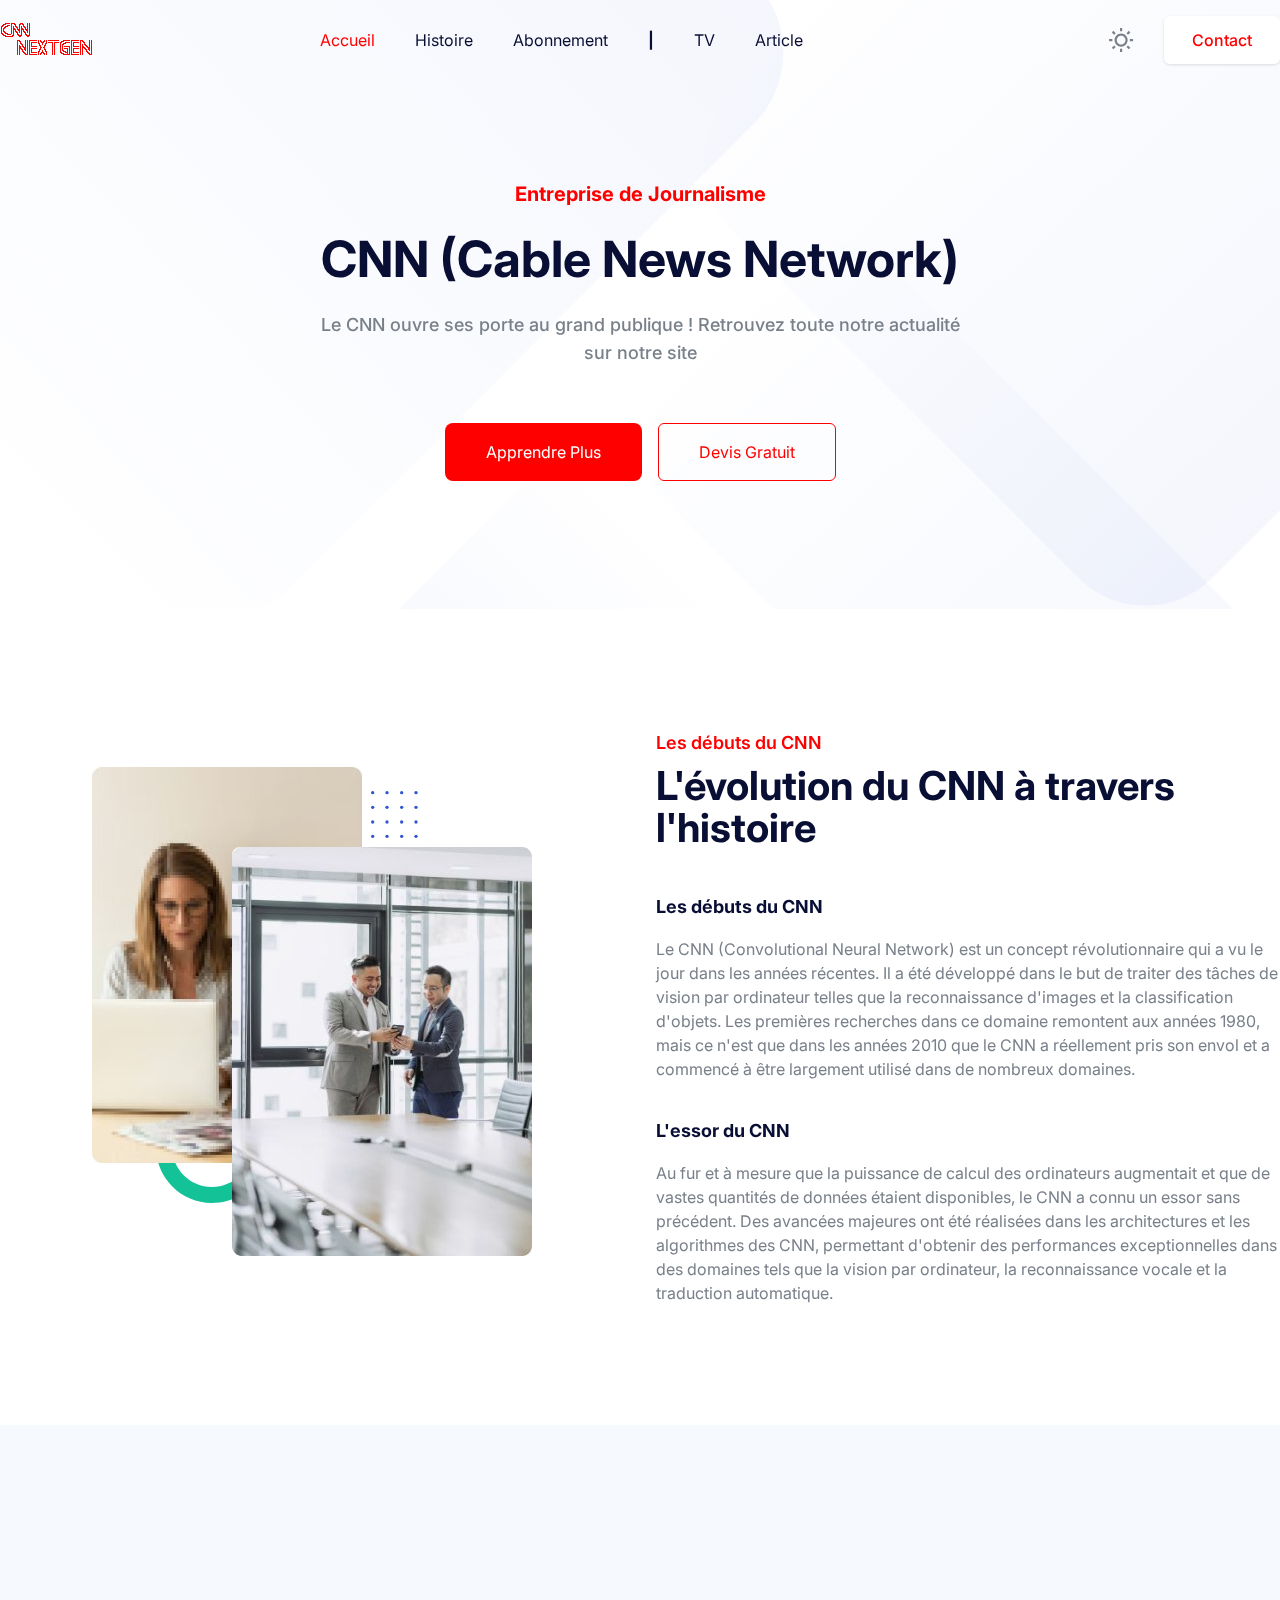
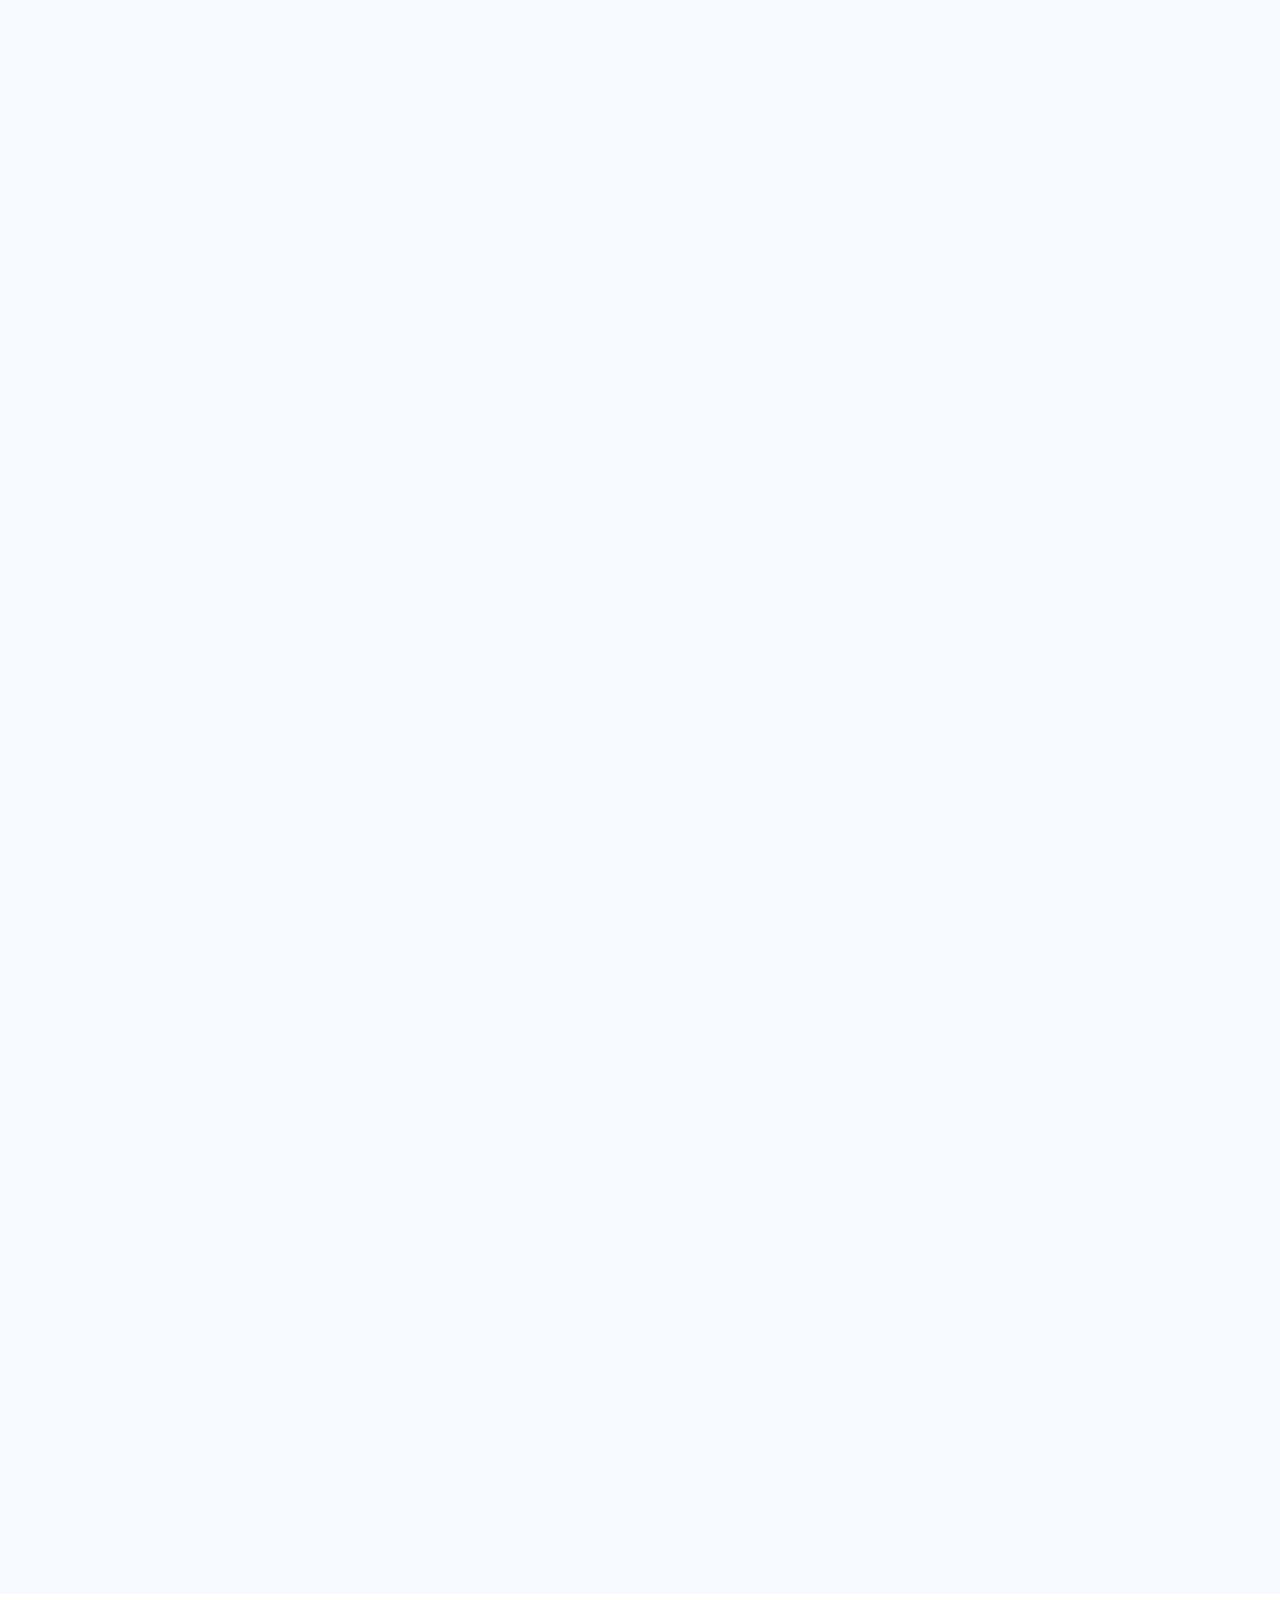
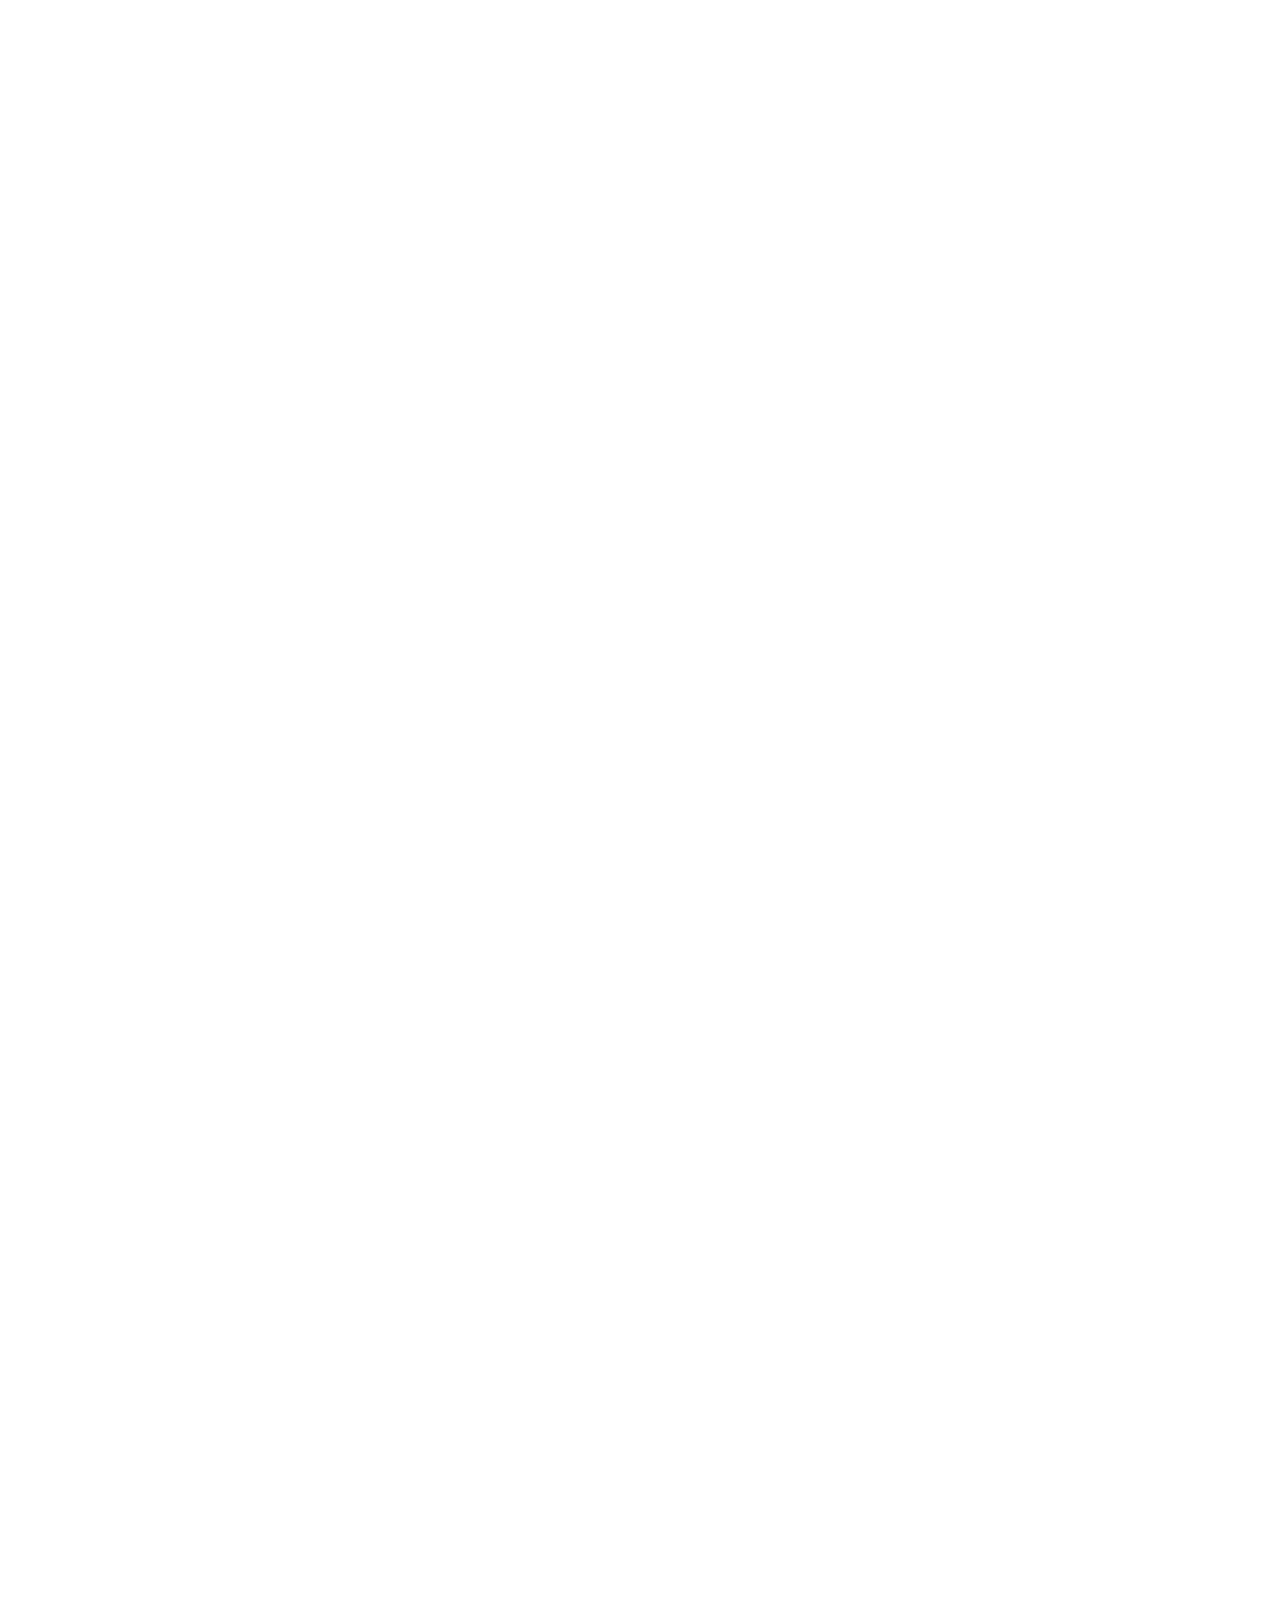
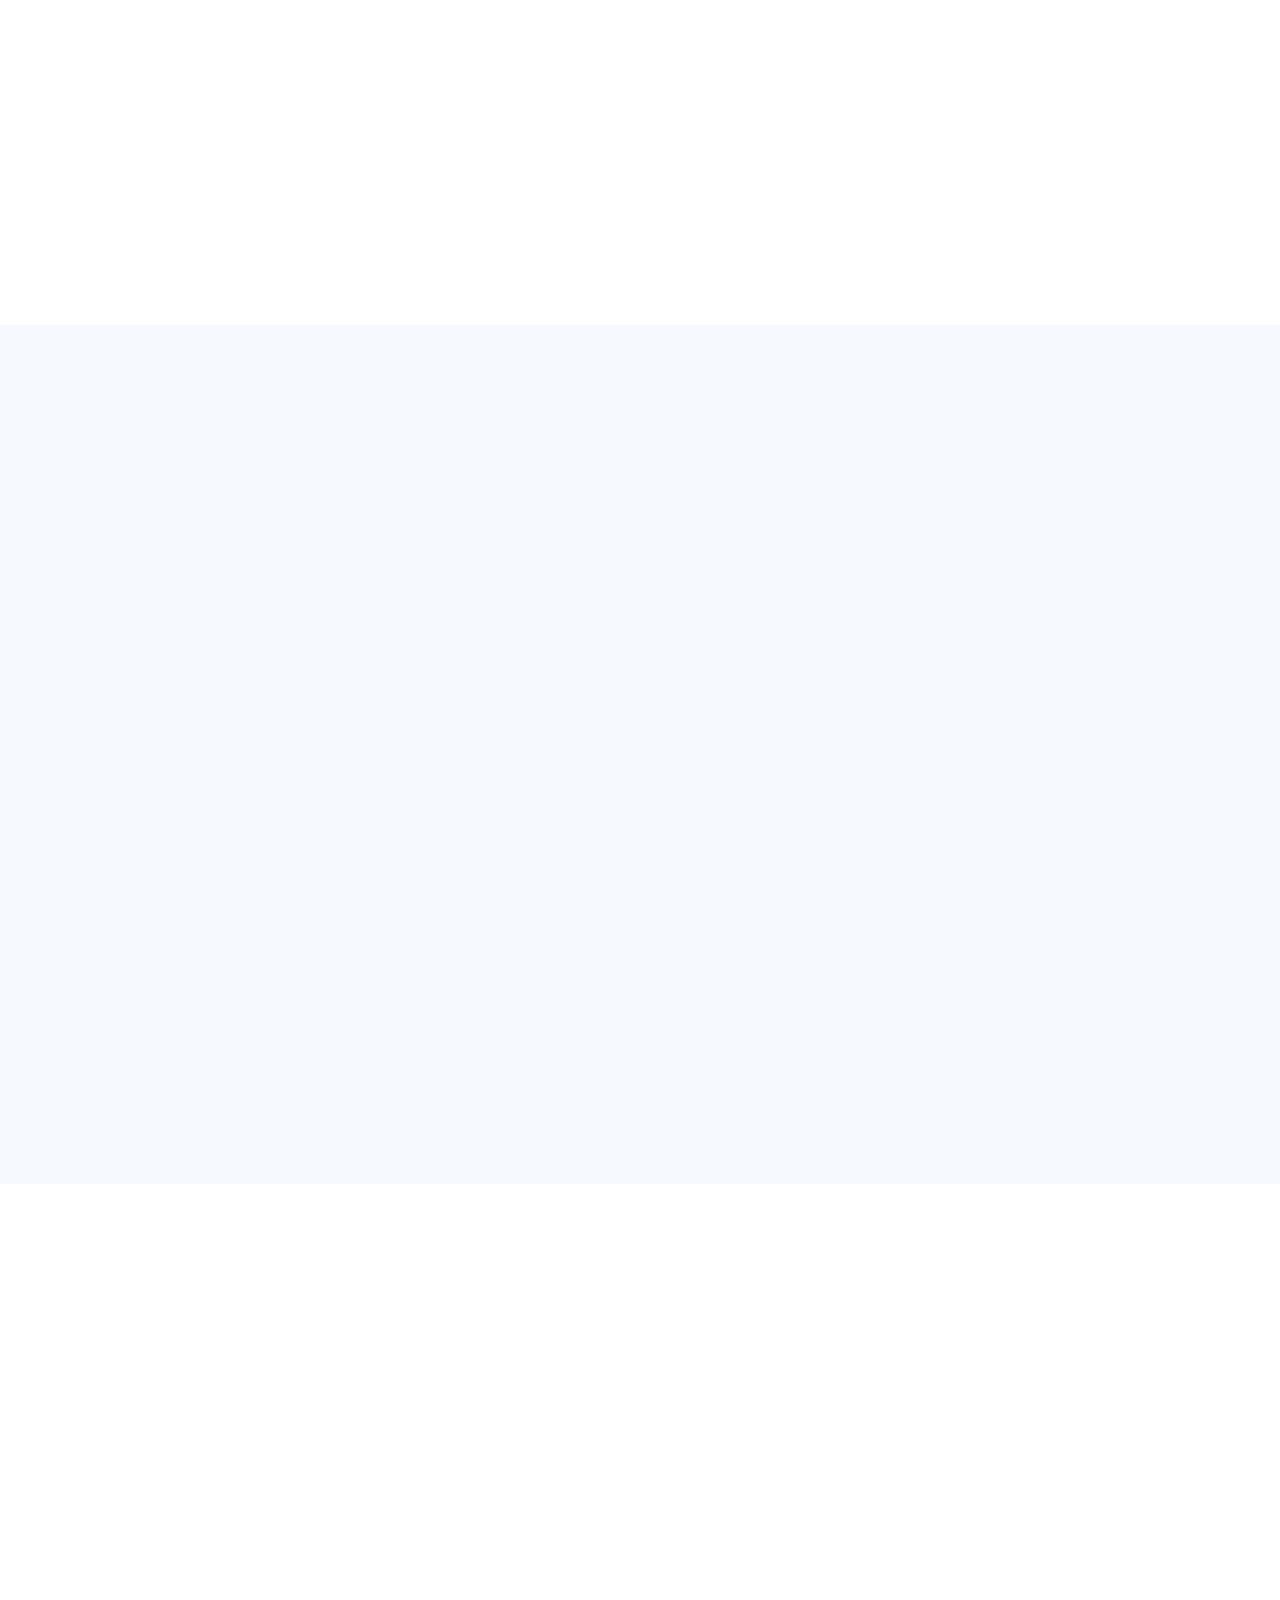
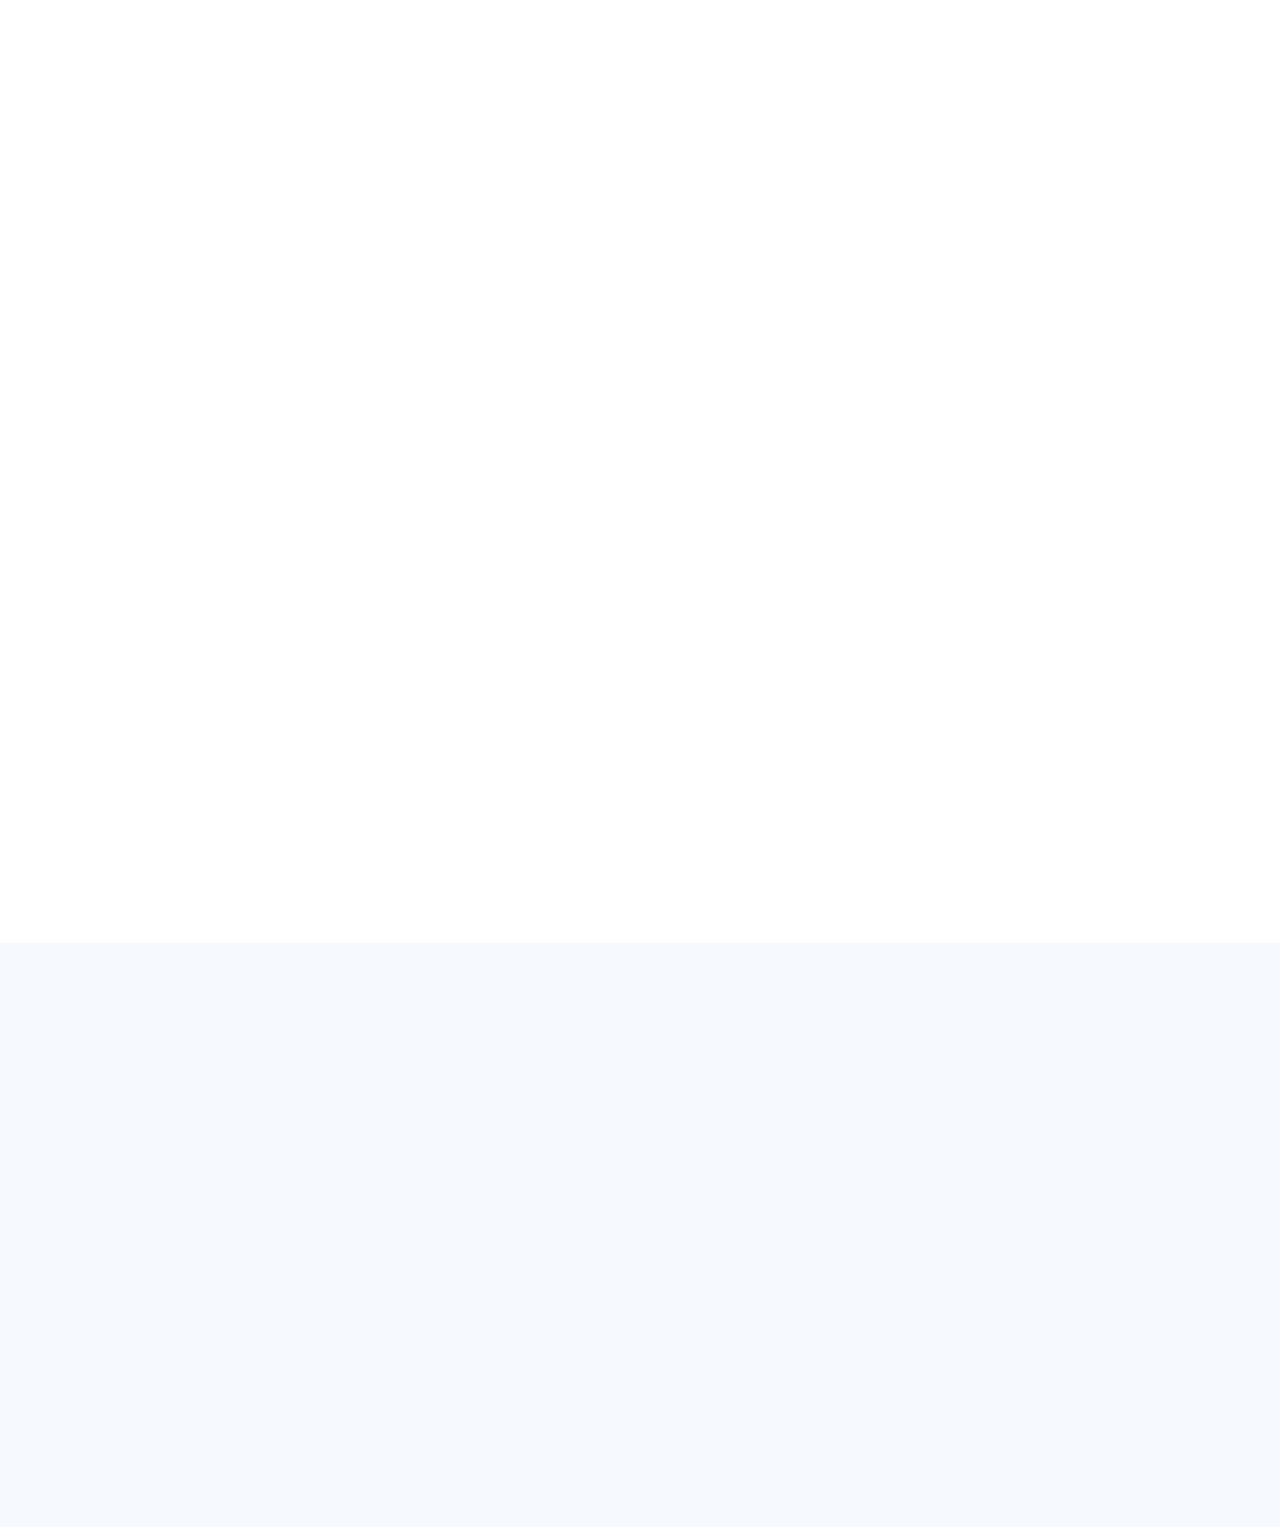
<file: index.html>
<!DOCTYPE html>
<html lang="fr">

<head>
<meta charset="UTF-8" />
<meta http-equiv="X-UA-Compatible" content="IE=edge" />
<meta name="viewport" content="width=device-width, initial-scale=1.0" />
<title>CNN - NextGen FA</title>
<link rel="icon" href="images/LogoCnnPetitNextgenfa.png"><link href="A.style.css.pagespeed.cf.tk97jd4W2k.css" rel="stylesheet"></head>
<body x-data="{ page: 'home', 'loaded': true, 'darkMode': true, 'stickyMenu': false, 'navigationOpen': false, 'scrollTop': false }" x-init="
         darkMode = JSON.parse(localStorage.getItem('darkMode'));
         $watch('darkMode', value => localStorage.setItem('darkMode', JSON.stringify(value)))" :class="{'c af': darkMode === true}">

<div x-show="loaded" x-init="window.addEventListener('DOMContentLoaded', () => {setTimeout(() => loaded = false, 500)})" class="i l n cd lc cf ha">
<div class="e"></div>
</div>

<header class="i l n oc fa lg qm" :class="{ 'cf kj ji mg rm li ri' : stickyMenu }" @scroll.window="stickyMenu = (window.scrollY > 0) ? true : false">
<div class="a _l xd zd k">
<div class="oc dm/4 sb xd zd">
<a href="index-2.html">
<img class="fj" src="images/LogoLumineux.png" alt="Logo Rouge du cnn pour le mode jour" />
<img class="vb ej" src="images/LogoNuit.png" alt="Logo Blanc du cnn pour le mode nuit" />
</a>

<!-- Suppr barre de scroll -->
<style>
body::-webkit-scrollbar {
 display: none;
}
  </style>

<button class="am qb" @click="navigationOpen = !navigationOpen">
<span class="qb k td xc fc">
<span class="du-block j o oc ec">
<span class="qb k n l ff lj te zc hc oa ti si mi" :class="{ '_c ni': !navigationOpen }"></span>
<span class="qb k n l ff lj te zc hc oa ti si oi" :class="{ '_c bo': !navigationOpen }"></span>
<span class="qb k n l ff lj te zc hc oa ti si pi" :class="{ '_c qi': !navigationOpen }"></span>
</span>
<span class="du-block j o oc ec rd">
<span class="qb ff lj te ti si ni j w n ad ec" :class="{ 'ic mi': !navigationOpen }"></span>
<span class="qb ff lj te ti si bo j l y oc hc" :class="{ 'ic co': !navigationOpen }"></span>
</span>
</span>
</button>

</div>
<div class="oc fm/4 ic bm h tl _l xd zd" :class="{ 'f cf ij do jc mc le oe mb pf': navigationOpen }">
<nav>
<ul class="sb hm vd gm ce km">
<li class="nav__menu sm" :class="{ 'tm' : stickyMenu }">
<a href="#home" class="zh mj _i nj" :class="{'bi' :page === 'home'}">Accueil</a>
</li>
<li class="nav__menu sm" :class="{ 'tm' : stickyMenu }">
<a href="#about" class="zh mj _i nj">Histoire</a>
</li>
<li class="nav__menu sm" :class="{ 'tm' : stickyMenu }">
<a href="#abonnement" class="zh mj _i nj">Abonnement</a>
</li>
<li class="nav__menu sm" :class="{ 'tm' : stickyMenu }">
  <strong class="zh mj _i nj">|</strong>
</li>
<li class="nav__menu sm" :class="{ 'tm' : stickyMenu }">
  <a href="#tv" class="zh mj _i nj">TV</a>
</li>
<li class="nav__menu sm" :class="{ 'tm' : stickyMenu }">
  <a href="#article" class="zh mj _i nj">Article</a>
</li>
<li class="d k sm" :class="{ 'tm' : stickyMenu }" x-data="{ dropdown: false }">
<!--<a href="#" class="zh mj _i nj sb xd zd ee" @click.prevent="dropdown = !dropdown" :class="{ 'bi': page === 'about' || page === 'blog-grid' || page === 'blog-single' || page === 'signin' || page === 'signup' || page === '404' }">
Pages
<svg class="jf bd kc td" xmlns="http://www.w3.org/2000/svg" viewbox="0 0 512 512">
<path d="M233.4 406.6c12.5 12.5 32.8 12.5 45.3 0l192-192c12.5-12.5 12.5-32.8 0-45.3s-32.8-12.5-45.3 0L256 338.7 86.6 169.4c-12.5-12.5-32.8-12.5-45.3 0s-12.5 32.8 0 45.3l192 192z" />
</svg>
</a>-->

<!--<ul class="b" :class="{ 'sb': dropdown }">-->
<!--<li><a href="about.html" class="zh mj _i nj" :class="{ 'bi': page === 'about' }">About</a></li>-->
<!--<li><a href="blog-grid.html" class="zh mj _i nj" :class="{ 'bi': page === 'blog-grid' }">Blog Grid</a></li>-->
<!--<li><a href="blog-single.html" class="zh mj _i nj" :class="{ 'bi': page === 'blog-single' }">Blog Single</a></li>-->
<!--<li><a href="signin.html" class="zh mj _i nj" :class="{ 'bi': page === 'signin' }">Sign In</a></li>-->
<!--<li><a href="signup.html" class="zh mj _i nj" :class="{ 'bi': page === 'signup' }">Sign Up</a></li>-->
<!--<li><a href="404.html" class="zh mj _i nj" :class="{ 'bi': page === '404' }">404</a></li>-->
</ul>

</li>
<!--<li class="nav__menu sm" :class="{ 'tm' : stickyMenu }">
<a href="#contact" class="zh mj _i nj">Contact</a>
</li>-->
</ul>
</nav>
<div class="sb xd be nb vl">
<div class="ob j ul v _" :class="navigationOpen ? '!-ud-visible' : 'f'">
<label class="qb ka k">
<input type="checkbox" :value="darkMode" @change="darkMode = !darkMode" class="td oc ec ei j n ga ka" />

<svg class="jf fj" width="25" height="25" viewbox="0 0 25 25" fill="none" xmlns="http://www.w3.org/2000/svg">
<path d="M12.0908 18.6363C10.3549 18.6363 8.69 17.9467 7.46249 16.7192C6.23497 15.4916 5.54537 13.8268 5.54537 12.0908C5.54537 10.3549 6.23497 8.69 7.46249 7.46249C8.69 6.23497 10.3549 5.54537 12.0908 5.54537C13.8268 5.54537 15.4916 6.23497 16.7192 7.46249C17.9467 8.69 18.6363 10.3549 18.6363 12.0908C18.6363 13.8268 17.9467 15.4916 16.7192 16.7192C15.4916 17.9467 13.8268 18.6363 12.0908 18.6363ZM12.0908 16.4545C13.2481 16.4545 14.358 15.9947 15.1764 15.1764C15.9947 14.358 16.4545 13.2481 16.4545 12.0908C16.4545 10.9335 15.9947 9.8236 15.1764 9.00526C14.358 8.18692 13.2481 7.72718 12.0908 7.72718C10.9335 7.72718 9.8236 8.18692 9.00526 9.00526C8.18692 9.8236 7.72718 10.9335 7.72718 12.0908C7.72718 13.2481 8.18692 14.358 9.00526 15.1764C9.8236 15.9947 10.9335 16.4545 12.0908 16.4545ZM10.9999 0.0908203H13.1817V3.36355H10.9999V0.0908203ZM10.9999 20.8181H13.1817V24.0908H10.9999V20.8181ZM2.83446 4.377L4.377 2.83446L6.69082 5.14828L5.14828 6.69082L2.83446 4.37809V4.377ZM17.4908 19.0334L19.0334 17.4908L21.3472 19.8046L19.8046 21.3472L17.4908 19.0334ZM19.8046 2.83337L21.3472 4.377L19.0334 6.69082L17.4908 5.14828L19.8046 2.83446V2.83337ZM5.14828 17.4908L6.69082 19.0334L4.377 21.3472L2.83446 19.8046L5.14828 17.4908ZM24.0908 10.9999V13.1817H20.8181V10.9999H24.0908ZM3.36355 10.9999V13.1817H0.0908203V10.9999H3.36355Z" fill />
</svg>


<svg class="vb ej" width="21" height="21" viewbox="0 0 21 21" fill="none" xmlns="http://www.w3.org/2000/svg">
<g clip-path="url(#clip0_512_11103)">
<path d="M8.83697 5.88205C8.8368 7.05058 9.18468 8.19267 9.83625 9.16268C10.4878 10.1327 11.4135 10.8866 12.4953 11.3284C13.5772 11.7701 14.766 11.8796 15.9103 11.6429C17.0546 11.4062 18.1025 10.8341 18.9203 9.99941V10.0834C18.9203 14.7243 15.1584 18.4862 10.5175 18.4862C5.87667 18.4862 2.11475 14.7243 2.11475 10.0834C2.11475 5.44259 5.87667 1.68066 10.5175 1.68066H10.6016C10.042 2.22779 9.59754 2.88139 9.29448 3.60295C8.99143 4.32451 8.83587 5.09943 8.83697 5.88205ZM3.7953 10.0834C3.79469 11.5833 4.29571 13.0403 5.21864 14.2226C6.14157 15.4049 7.4334 16.2446 8.88857 16.608C10.3437 16.9715 11.8787 16.8379 13.2491 16.2284C14.6196 15.6189 15.7469 14.5686 16.4516 13.2446C15.1974 13.54 13.8885 13.5102 12.6492 13.1578C11.4098 12.8054 10.281 12.1422 9.36988 11.2311C8.45877 10.32 7.79557 9.19119 7.44318 7.95181C7.0908 6.71243 7.06093 5.40357 7.3564 4.1494C6.28049 4.72259 5.38073 5.57759 4.75343 6.62288C4.12614 7.66817 3.79495 8.86438 3.7953 10.0834Z" fill="white" />
</g>
<defs>
<clippath id="clip0_512_11103">
<rect width="20.1667" height="20.1667" fill="white" transform="translate(0.434204)" />
</clipPath>
</defs>
</svg>

</label>
</div>
<a href="#contact" class="mh ii oe cf yh xi rf gg">Contact</a>
</div>
</div>
</div>
</header>

<main>

<section id="home" class="k ke ca sg kl rn og vm qn">

<div>
<span class="j l n -ud-z-10">
<svg width="784" height="619" viewbox="0 0 784 619" fill="none" xmlns="http://www.w3.org/2000/svg">
<rect opacity="0.05" x="343.762" y="-429.286" width="681.025" height="859.911" rx="101" transform="rotate(45 343.762 -429.286)" fill="url(#paint0_linear_1414_1006)" />
<defs>
<lineargradient id="paint0_linear_1414_1006" x1="684.275" y1="-429.286" x2="650.39" y2="509.923" gradientunits="userSpaceOnUse">
<stop stop-color="#3056D3" />
<stop offset="1" stop-color="#3056D3" stop-opacity="0" />
</linearGradient>
</defs>
</svg>
</span>
<span class="j o n -ud-z-10">
<svg width="577" height="606" viewbox="0 0 577 606" fill="none" xmlns="http://www.w3.org/2000/svg">
<rect opacity="0.05" x="880.642" y="206.506" width="619.809" height="680.424" rx="94" transform="rotate(135 880.642 206.506)" fill="url(#paint0_linear_1414_1005)" />
<defs>
<lineargradient id="paint0_linear_1414_1005" x1="1190.55" y1="206.506" x2="1167.23" y2="949.912" gradientunits="userSpaceOnUse">
<stop stop-color="#3056D3" />
<stop offset="1" stop-color="#3056D3" stop-opacity="0" />
</linearGradient>
</defs>
</svg>
</span>
<span class="j m s/2 -ud-z-10">
<svg width="695" height="363" viewbox="0 0 695 363" fill="none" xmlns="http://www.w3.org/2000/svg">
<rect opacity="0.05" x="719.109" y="488.892" width="325.482" height="726.494" rx="60" transform="rotate(135 719.109 488.892)" fill="url(#paint0_linear_1414_1009)" />
<defs>
<lineargradient id="paint0_linear_1414_1009" x1="881.85" y1="488.892" x2="831.383" y2="1280.2" gradientunits="userSpaceOnUse">
<stop stop-color="#3056D3" />
<stop offset="1" stop-color="#3056D3" stop-opacity="0" />
</linearGradient>
</defs>
</svg>
</span>
<span class="j m s/4 -ud-z-10">
<svg width="469" height="139" viewbox="0 0 469 139" fill="none" xmlns="http://www.w3.org/2000/svg">
<rect opacity="0.05" width="353.669" height="342.737" rx="30" transform="matrix(0.707107 0.707107 0.707107 -0.707107 -12 230.352)" fill="url(#paint0_linear_1414_1011)" />
<defs>
<lineargradient id="paint0_linear_1414_1011" x1="176.834" y1="3.18915e-07" x2="166.463" y2="374.543" gradientunits="userSpaceOnUse">
<stop stop-color="#3056D3" />
<stop offset="1" stop-color="#3056D3" stop-opacity="0" />
</linearGradient>
</defs>
</svg>
</span>
</div>

<div class="la jd tf ck kn">
<div class="animate_top yg">
<span class="yh xa qb lh pk nl">
  Entreprise de Journalisme
</span>
<h1 class="zh mj xa bh lh ph wh qk xn ao">
  CNN (Cable News Network)
</h1>
<p class="eb mh ol">
  Le CNN ouvre ses porte au grand publique !
  Retrouvez toute notre actualité sur notre site
</p>
<ul class="sb wd xd yd">
<li>
<a href="#about" class="bf ja ub xd yd ne ve ze cg dg _h xi dk lg:px-ud-8 ln">
  Apprendre Plus
</a>
</li>
<li>
<a href="#contact" class="yh _e vi ui ja ub xd yd oe ve cg dg li aj dk lm ln">
  Devis Gratuit
</a>
</li>
</ul>
</div>
</div>
</section>


<section id="about" class="ke eg mm mn">
<div class="a">
<div class="-ud-mx-4 sb fe wd xd zd">
<div class="animate_left oc tf cm/12">
<div class="k la sb wb fd">
<div class="j l da ra gd ne">
<img src="images/1PhotoIrlAReproduire1.jpg" alt="about image" class="oc ne" />
<span class="j p -ud-right-14 -ud-z-10">
<svg width="61" height="47" viewbox="0 0 61 47" fill="none" xmlns="http://www.w3.org/2000/svg">
<circle cx="15.6667" cy="30.9998" r="1.66667" transform="rotate(-90 15.6667 30.9998)" fill="#3056D3" />
<circle cx="44.6667" cy="30.9998" r="1.66667" transform="rotate(-90 44.6667 30.9998)" fill="#3056D3" />
<circle cx="1.66667" cy="30.9998" r="1.66667" transform="rotate(-90 1.66667 30.9998)" fill="#3056D3" />
<circle cx="29.9999" cy="30.9998" r="1.66667" transform="rotate(-90 29.9999 30.9998)" fill="#3056D3" />
<circle cx="58.9999" cy="30.9998" r="1.66667" transform="rotate(-90 58.9999 30.9998)" fill="#3056D3" />
<circle cx="15.6667" cy="16.3333" r="1.66667" transform="rotate(-90 15.6667 16.3333)" fill="#3056D3" />
<circle cx="44.6667" cy="16.3333" r="1.66667" transform="rotate(-90 44.6667 16.3333)" fill="#3056D3" />
<circle cx="1.66667" cy="16.3333" r="1.66667" transform="rotate(-90 1.66667 16.3333)" fill="#3056D3" />
<circle cx="29.9999" cy="16.3333" r="1.66667" transform="rotate(-90 29.9999 16.3333)" fill="#3056D3" />
<circle cx="58.9999" cy="16.3333" r="1.66667" transform="rotate(-90 58.9999 16.3333)" fill="#3056D3" />
<circle cx="15.6667" cy="45.3336" r="1.66667" transform="rotate(-90 15.6667 45.3336)" fill="#3056D3" />
<circle cx="15.6667" cy="1.66683" r="1.66667" transform="rotate(-90 15.6667 1.66683)" fill="#3056D3" />
<circle cx="44.6667" cy="45.3336" r="1.66667" transform="rotate(-90 44.6667 45.3336)" fill="#3056D3" />
<circle cx="44.6667" cy="1.66683" r="1.66667" transform="rotate(-90 44.6667 1.66683)" fill="#3056D3" />
<circle cx="1.66667" cy="45.3336" r="1.66667" transform="rotate(-90 1.66667 45.3336)" fill="#3056D3" />
<circle cx="1.66667" cy="1.66683" r="1.66667" transform="rotate(-90 1.66667 1.66683)" fill="#3056D3" />
<circle cx="29.9999" cy="45.3336" r="1.66667" transform="rotate(-90 29.9999 45.3336)" fill="#3056D3" />
<circle cx="29.9999" cy="1.66683" r="1.66667" transform="rotate(-90 29.9999 1.66683)" fill="#3056D3" />
<circle cx="58.9999" cy="45.3336" r="1.66667" transform="rotate(-90 58.9999 45.3336)" fill="#3056D3" />
<circle cx="58.9999" cy="1.66683" r="1.66667" transform="rotate(-90 58.9999 1.66683)" fill="#3056D3" />
</svg>
</span>
<span class="j q -ud-bottom-10 -ud-z-1 qj">
<svg width="112" height="112" viewbox="0 0 112 112" fill="none" xmlns="http://www.w3.org/2000/svg">
<path fill-rule="evenodd" clip-rule="evenodd" d="M56 96C78.0914 96 96 78.0914 96 56C96 33.9086 78.0914 16 56 16C33.9086 16 16 33.9086 16 56C16 78.0914 33.9086 96 56 96ZM56 112C86.9279 112 112 86.9279 112 56C112 25.0721 86.9279 0 56 0C25.0721 0 0 25.0721 0 56C0 86.9279 25.0721 112 56 112Z" fill="#13C296" />
</svg>
</span>
</div>
<div class="j o r da sa hd ne">
<img src="images/2PhotoIrlAReproduire1.jpg" alt="about image" class="oc ne" />
</div>
</div>
</div>
<div class="animate_right oc tf dm/2 2xl:ud-w-5/12">
<div class="rj vl">
<span class="yh ta qb ah nh">
  Les débuts du CNN
</span>
<h2 class="ua bh lh sh zh mj lk vk ll zm cn vn">
  L'évolution du CNN à travers l'histoire
</h2>
<h3 class="va ah lh zh mj">Les débuts du CNN</h3>
<p class="wa">
  Le CNN (Convolutional Neural Network)
  est un concept révolutionnaire qui a vu le jour dans les années
  récentes. Il a été développé dans le but de traiter des tâches
  de vision par ordinateur telles que la reconnaissance d'images
  et la classification d'objets. Les premières recherches dans
  ce domaine remontent aux années 1980, mais ce n'est que dans
  les années 2010 que le CNN a réellement pris son envol et a
  commencé à être largement utilisé dans de nombreux domaines.
</p>
<h3 class="va ah lh zh mj">L'essor du CNN</h3>
<p>
  Au fur et à mesure que la puissance de calcul des ordinateurs
  augmentait et que de vastes quantités de données étaient
  disponibles, le CNN a connu un essor sans précédent. Des
  avancées majeures ont été réalisées dans les architectures
  et les algorithmes des CNN, permettant d'obtenir des
  performances exceptionnelles dans des domaines tels que la
  vision par ordinateur, la reconnaissance vocale et la
  traduction automatique.
</p>
</div>
</div>
</div>
</div>
</section>

<section id="abonnement" class="ef ij k ea ke eg mm mn">
<div class="a">
<div class="-ud-mx-4 sb wd">
<div class="oc tf">
<div class="animate_top la ib ld yg wl">
<span class="yh ta qb ah nh">
  Nos plans d'abonnement
</span>
<h2 class="zh mj va bh lh lk ll">
  Êtes vous prêts à commencer votre aventure avec le CNN ?
</h2>
<p class="la max-w-127.5">
  Ci-dessous vous retrouverez nos formule d'abonnement
  ainsi que leur prix et leur avantages respectif
</p>
</div>
</div>
</div>
<div class="-ud-mx-4 sb fe wd yd">
<div class="oc tf bl/2 gn/4">
<div class="animate_top ve ye gj pe cf hj">
<div class="xe ye gj of nn 2xl:ud-px-8">
<div class="za sb zd">
<div>
<h3 class="dh nh zh mj">Le Scoop</h3>
<p class="mh">
  Pack Éclair 
</p>
</div>
<div>
<svg width="34" height="34" viewbox="0 0 34 34" fill="none" xmlns="http://www.w3.org/2000/svg">
<path d="M32.407 16.0971C31.8758 16.0971 31.4508 16.5221 31.4508 17.0533V27.4127C31.4508 29.7502 29.7508 31.5564 27.5727 31.5564H6.42891C4.25078 31.5564 2.55078 29.7502 2.55078 27.4127V17.0002C2.55078 16.4689 2.12578 16.0439 1.59453 16.0439C1.06328 16.0439 0.691406 16.4689 0.691406 17.0002V27.3596C0.691406 30.6533 3.29453 33.3627 6.42891 33.3627H27.5727C30.7602 33.3627 33.3102 30.6533 33.3102 27.3596V17.0002C33.3633 16.4689 32.9383 16.0971 32.407 16.0971Z" fill="#3056D3" />
<path d="M15.2477 22.1533C15.7258 22.6314 16.3633 22.8439 17.0008 22.8439C17.6383 22.8439 18.2227 22.6314 18.7008 22.1533L23.2695 17.6377C23.6414 17.2658 23.6414 16.6814 23.2695 16.3096C22.8977 15.9377 22.3133 15.9377 21.9414 16.3096L17.957 20.2939V1.59395C17.957 1.0627 17.532 0.637695 17.0008 0.637695C16.4695 0.637695 16.0977 1.0627 16.0977 1.59395V20.3471L12.0602 16.3096C11.6883 15.9377 11.1039 15.9377 10.732 16.3096C10.3602 16.6814 10.3602 17.2658 10.732 17.6377L15.2477 22.1533Z" fill="#3056D3" />
</svg>
</div>
</div>
<h4 class="hh lh zh mj">  1000$</h4>
<p class="xa mh">
  Abonnement / Mois
</p>
<!--<button class="bf sb oc xd yd me hg mh _h">
<a href="https://discord.gg/CvVKPNwCgV">Acheter l'article</a>
</button> Version du bouton bleu ciel-->
<button class="sb oc xd yd me ff hg mh _h xi">
  <a href="https://discord.gg/CvVKPNwCgV">Acheter l'article</a>
</button>
</div>
<div class="of nn 2xl:ud-px-8">
<div class="ie">
<p class="sb xd de mh">
<span>
<svg width="18" height="18" viewbox="0 0 18 18" fill="none" xmlns="http://www.w3.org/2000/svg">
<path d="M8.99961 17.6626C4.21836 17.6626 0.365234 13.7813 0.365234 9.0001C0.365234 4.21885 4.21836 0.365723 8.99961 0.365723C13.7809 0.365723 17.6621 4.21885 17.6621 9.0001C17.6621 13.7813 13.7809 17.6626 8.99961 17.6626ZM8.99961 1.3501C4.78086 1.3501 1.34961 4.78135 1.34961 9.0001C1.34961 13.2188 4.78086 16.6782 8.99961 16.6782C13.2184 16.6782 16.6777 13.2188 16.6777 9.0001C16.6777 4.78135 13.2184 1.3501 8.99961 1.3501Z" fill="#13C296" />
<path d="M8.04219 10.9688C7.84531 10.9688 7.67656 10.9125 7.50781 10.7719L5.65156 8.97187C5.45469 8.775 5.45469 8.46563 5.65156 8.26875C5.84844 8.07187 6.15781 8.07187 6.35469 8.26875L8.04219 9.92812L11.6422 6.44062C11.8391 6.24375 12.1484 6.24375 12.3453 6.44062C12.5422 6.6375 12.5422 6.94688 12.3453 7.14375L8.60469 10.8C8.40781 10.9125 8.21094 10.9688 8.04219 10.9688Z" fill="#13C296" />
</svg>
</span>
Article en avance
</p>
<p class="sb xd de mh">
<span>
<svg width="18" height="18" viewbox="0 0 18 18" fill="none" xmlns="http://www.w3.org/2000/svg">
<path d="M8.99961 17.6626C4.21836 17.6626 0.365234 13.7813 0.365234 9.0001C0.365234 4.21885 4.21836 0.365723 8.99961 0.365723C13.7809 0.365723 17.6621 4.21885 17.6621 9.0001C17.6621 13.7813 13.7809 17.6626 8.99961 17.6626ZM8.99961 1.3501C4.78086 1.3501 1.34961 4.78135 1.34961 9.0001C1.34961 13.2188 4.78086 16.6782 8.99961 16.6782C13.2184 16.6782 16.6777 13.2188 16.6777 9.0001C16.6777 4.78135 13.2184 1.3501 8.99961 1.3501Z" fill="#13C296" />
<path d="M8.04219 10.9688C7.84531 10.9688 7.67656 10.9125 7.50781 10.7719L5.65156 8.97187C5.45469 8.775 5.45469 8.46563 5.65156 8.26875C5.84844 8.07187 6.15781 8.07187 6.35469 8.26875L8.04219 9.92812L11.6422 6.44062C11.8391 6.24375 12.1484 6.24375 12.3453 6.44062C12.5422 6.6375 12.5422 6.94688 12.3453 7.14375L8.60469 10.8C8.40781 10.9125 8.21094 10.9688 8.04219 10.9688Z" fill="#13C296" />
</svg>
</span>
Evènement Privé
</p>
<p class="sb xd de mh">
<span>
<svg width="18" height="18" viewbox="0 0 18 18" fill="none" xmlns="http://www.w3.org/2000/svg">
<path d="M8.99961 17.6626C4.21836 17.6626 0.365234 13.7813 0.365234 9.0001C0.365234 4.21885 4.21836 0.365723 8.99961 0.365723C13.7809 0.365723 17.6621 4.21885 17.6621 9.0001C17.6621 13.7813 13.7809 17.6626 8.99961 17.6626ZM8.99961 1.3501C4.78086 1.3501 1.34961 4.78135 1.34961 9.0001C1.34961 13.2188 4.78086 16.6782 8.99961 16.6782C13.2184 16.6782 16.6777 13.2188 16.6777 9.0001C16.6777 4.78135 13.2184 1.3501 8.99961 1.3501Z" fill="#13C296" />
<path d="M8.04219 10.9688C7.84531 10.9688 7.67656 10.9125 7.50781 10.7719L5.65156 8.97187C5.45469 8.775 5.45469 8.46563 5.65156 8.26875C5.84844 8.07187 6.15781 8.07187 6.35469 8.26875L8.04219 9.92812L11.6422 6.44062C11.8391 6.24375 12.1484 6.24375 12.3453 6.44062C12.5422 6.6375 12.5422 6.94688 12.3453 7.14375L8.60469 10.8C8.40781 10.9125 8.21094 10.9688 8.04219 10.9688Z" fill="#13C296" />
</svg>
</span>
Badge Spécial
</p>
<!--<p class="sb xd de mh">
<span>
<svg width="18" height="18" viewbox="0 0 18 18" fill="none" xmlns="http://www.w3.org/2000/svg">
<path d="M8.99961 17.6626C4.21836 17.6626 0.365234 13.7813 0.365234 9.0001C0.365234 4.21885 4.21836 0.365723 8.99961 0.365723C13.7809 0.365723 17.6621 4.21885 17.6621 9.0001C17.6621 13.7813 13.7809 17.6626 8.99961 17.6626ZM8.99961 1.3501C4.78086 1.3501 1.34961 4.78135 1.34961 9.0001C1.34961 13.2188 4.78086 16.6782 8.99961 16.6782C13.2184 16.6782 16.6777 13.2188 16.6777 9.0001C16.6777 4.78135 13.2184 1.3501 8.99961 1.3501Z" fill="#13C296" />
<path d="M8.04219 10.9688C7.84531 10.9688 7.67656 10.9125 7.50781 10.7719L5.65156 8.97187C5.45469 8.775 5.45469 8.46563 5.65156 8.26875C5.84844 8.07187 6.15781 8.07187 6.35469 8.26875L8.04219 9.92812L11.6422 6.44062C11.8391 6.24375 12.1484 6.24375 12.3453 6.44062C12.5422 6.6375 12.5422 6.94688 12.3453 7.14375L8.60469 10.8C8.40781 10.9125 8.21094 10.9688 8.04219 10.9688Z" fill="#13C296" />
</svg>
</span>
Une Publicité Gratuite
</p>-->
<p class="sb xd de mh">
<span>
  <svg width="18" height="18" viewbox="0 0 18 18" fill="none" xmlns="http://www.w3.org/2000/svg">
    <path d="M8.99961 17.6626C4.21836 17.6626 0.365234 13.7813 0.365234 9.0001C0.365234 4.21885 4.21836 0.365723 8.99961 0.365723C13.7809 0.365723 17.6621 4.21885 17.6621 9.0001C17.6621 13.7813 13.7809 17.6626 8.99961 17.6626ZM8.99961 1.3501C4.78086 1.3501 1.34961 4.78135 1.34961 9.0001C1.34961 13.2188 4.78086 16.6782 8.99961 16.6782C13.2184 16.6782 16.6777 13.2188 16.6777 9.0001C16.6777 4.78135 13.2184 1.3501 8.99961 1.3501Z" fill="#13C296" />
    <path d="M8.04219 10.9688C7.84531 10.9688 7.67656 10.9125 7.50781 10.7719L5.65156 8.97187C5.45469 8.775 5.45469 8.46563 5.65156 8.26875C5.84844 8.07187 6.15781 8.07187 6.35469 8.26875L8.04219 9.92812L11.6422 6.44062C11.8391 6.24375 12.1484 6.24375 12.3453 6.44062C12.5422 6.6375 12.5422 6.94688 12.3453 7.14375L8.60469 10.8C8.40781 10.9125 8.21094 10.9688 8.04219 10.9688Z" fill="#13C296" />
    </svg>
</span>
10% de Réduction
</p>
<p class="sb xd de mh">
<span>
<svg width="18" height="18" viewbox="0 0 18 18" fill="none" xmlns="http://www.w3.org/2000/svg">
<path d="M8.98537 0C4.00976 0 0 4.00976 0 8.98537C0 13.961 4.00976 18 8.98537 18C13.961 18 18 13.961 18 8.98537C18 4.00976 13.961 0 8.98537 0ZM8.98537 16.9756C4.59512 16.9756 1.02439 13.3756 1.02439 8.98537C1.02439 4.59512 4.59512 1.02439 8.98537 1.02439C13.3756 1.02439 16.9756 4.59512 16.9756 8.98537C16.9756 13.3756 13.3756 16.9756 8.98537 16.9756Z" fill="#FF9494" />
<path d="M11.6777 6.29233C11.4728 6.08745 11.1509 6.08745 10.946 6.29233L8.98501 8.25331L7.02404 6.29233C6.81916 6.08745 6.49721 6.08745 6.29233 6.29233C6.08745 6.49721 6.08745 6.81916 6.29233 7.02404L8.25331 8.98501L6.29233 10.946C6.08745 11.1509 6.08745 11.4728 6.29233 11.6777C6.38014 11.7655 6.52648 11.824 6.64355 11.824C6.76062 11.824 6.90697 11.7655 6.99477 11.6777L8.95575 9.71672L10.9167 11.6777C11.0045 11.7655 11.1509 11.824 11.2679 11.824C11.385 11.824 11.5314 11.7655 11.6192 11.6777C11.824 11.4728 11.824 11.1509 11.6192 10.946L9.71672 8.98501L11.6777 7.02404C11.8533 6.81916 11.8533 6.49721 11.6777 6.29233Z" fill="#FF9494" />
</svg>
</span>
Des Cadeaux
</p>
</div>
</div>
</div>
</div>
<div class="oc tf bl/2 gn/4">
<div class="animate_top ve ye gj pe cf hj">
<div class="xe ye gj of nn 2xl:ud-px-8">
<div class="za sb zd">
<div>
<h3 class="dh nh zh mj">L'Élite</h3>
<p class="mh">Pack VIP</p>
</div>
<div>
<svg width="34" height="34" viewbox="0 0 34 34" fill="none" xmlns="http://www.w3.org/2000/svg">
<path d="M1.06261 10.3594L5.57823 5.84376L5.73761 5.73751C6.00323 5.57813 6.26886 5.47188 6.58761 5.47188L13.8126 6.05626C18.9657 1.59376 25.6064 -0.318744 31.1845 1.16876C31.9814 1.38126 32.6189 2.01876 32.8314 2.76251C34.3189 8.34063 32.4064 15.0344 27.8907 20.2938L28.5282 27.4125V27.5188C28.5282 27.7844 28.422 28.1031 28.2626 28.3688L23.6407 33.0438C23.3751 33.3094 23.0564 33.4156 22.7376 33.4156C22.6314 33.4156 22.472 33.4156 22.3657 33.3625C21.8876 33.2031 21.5157 32.8313 21.4095 32.3531L20.7189 25.9781C19.8157 26.4031 18.9657 26.8281 18.0095 27.1469C17.7439 27.2531 17.5314 27.2531 17.2657 27.2531C16.6814 27.2531 16.0439 26.9875 15.6189 26.5625L7.43761 18.3813C6.80011 17.7438 6.58761 16.7875 6.85324 15.9906C7.17199 15.0875 7.59698 14.1844 8.02198 13.2813L1.80636 12.5906H1.70011C1.22198 12.4844 0.850109 12.1125 0.690735 11.6344C0.584484 11.2094 0.690735 10.6781 1.06261 10.3594ZM23.1095 30.8656L26.6689 27.3063L26.1907 22.0469C25.022 23.1625 23.8001 24.1188 22.472 24.9688L23.1095 30.8656ZM8.71261 17.1063L16.8939 25.2875C17.0001 25.3938 17.2126 25.4469 17.372 25.3938C20.2939 24.3844 23.0564 22.5781 25.3407 20.2938C30.2814 15.3531 32.5126 8.65938 31.0251 3.29376C30.972 3.13438 30.8657 3.02813 30.7064 2.97501C29.5907 2.65626 28.422 2.55001 27.2532 2.55001C22.6314 2.55001 17.5845 4.72813 13.7064 8.65938C11.3689 10.9969 9.61573 13.7594 8.60636 16.6813C8.55323 16.7875 8.60636 16.9469 8.71261 17.1063ZM9.03136 11.5281C9.88136 10.2 10.8376 8.92501 11.9532 7.75626L6.69386 7.33126L3.13449 10.8906L9.03136 11.5281Z" fill="#3056D3" />
<path d="M4.35692 21.7815C4.51629 21.6752 4.94129 21.5159 5.41941 21.8877C5.95066 22.3127 8.71316 25.0752 9.03191 25.394C12.4319 28.794 12.4319 28.794 12.2725 29.4315C12.2194 29.5909 12.1663 29.7502 12.0069 29.8565C10.3069 31.5565 7.70379 31.9284 5.73816 31.9284C4.25066 31.9284 3.08191 31.7159 2.97566 31.6627C2.60379 31.6096 2.33817 31.2909 2.23192 30.919C2.17879 30.6534 1.06317 24.9159 4.09129 21.8877C4.19754 21.8877 4.25067 21.8346 4.35692 21.7815ZM4.03816 29.9627C5.57879 30.1752 8.28817 30.1752 10.0413 29.0596C8.81942 27.7846 6.16317 25.1284 4.88817 23.9065C3.71942 25.819 3.87879 28.6877 4.03816 29.9627Z" fill="#3056D3" />
<path d="M20.2402 9.50928C22.5777 9.50928 24.4902 11.4218 24.4902 13.7593C24.4902 16.0968 22.5777 18.0093 20.2402 18.0093C17.9027 18.0093 15.9902 16.0968 15.9902 13.7593C15.9902 11.4218 17.8496 9.50928 20.2402 9.50928ZM20.2402 16.203C21.5684 16.203 22.6309 15.1405 22.6309 13.8124C22.6309 12.4843 21.5684 11.4218 20.2402 11.4218C18.9121 11.4218 17.8496 12.4843 17.8496 13.8124C17.7965 15.0874 18.9121 16.203 20.2402 16.203Z" fill="#3056D3" />
</svg>
</div>
</div>
<h4 class="hh lh zh mj">
<!--<span class="bh ci">  </span> (mettre un titre en supprimer comme pour dire que c'est en reduc)-->
5000$
</h4>
<p class="xa mh">
  Abonnement / Mois
</p>
<button class="sb oc xd yd me ff hg mh _h xi">
  <a href="https://discord.gg/CvVKPNwCgV">Acheter l'article</a>
</button>
</div>
<div class="of nn 2xl:ud-px-8">
<div class="ie">
<p class="sb xd de mh">
<span>
<svg width="18" height="18" viewbox="0 0 18 18" fill="none" xmlns="http://www.w3.org/2000/svg">
<path d="M8.99961 17.6626C4.21836 17.6626 0.365234 13.7813 0.365234 9.0001C0.365234 4.21885 4.21836 0.365723 8.99961 0.365723C13.7809 0.365723 17.6621 4.21885 17.6621 9.0001C17.6621 13.7813 13.7809 17.6626 8.99961 17.6626ZM8.99961 1.3501C4.78086 1.3501 1.34961 4.78135 1.34961 9.0001C1.34961 13.2188 4.78086 16.6782 8.99961 16.6782C13.2184 16.6782 16.6777 13.2188 16.6777 9.0001C16.6777 4.78135 13.2184 1.3501 8.99961 1.3501Z" fill="#13C296" />
<path d="M8.04219 10.9688C7.84531 10.9688 7.67656 10.9125 7.50781 10.7719L5.65156 8.97187C5.45469 8.775 5.45469 8.46563 5.65156 8.26875C5.84844 8.07187 6.15781 8.07187 6.35469 8.26875L8.04219 9.92812L11.6422 6.44062C11.8391 6.24375 12.1484 6.24375 12.3453 6.44062C12.5422 6.6375 12.5422 6.94688 12.3453 7.14375L8.60469 10.8C8.40781 10.9125 8.21094 10.9688 8.04219 10.9688Z" fill="#13C296" />
</svg>
</span>
Article Approfondi
</p>
<p class="sb xd de mh">
<span>
<svg width="18" height="18" viewbox="0 0 18 18" fill="none" xmlns="http://www.w3.org/2000/svg">
<path d="M8.99961 17.6626C4.21836 17.6626 0.365234 13.7813 0.365234 9.0001C0.365234 4.21885 4.21836 0.365723 8.99961 0.365723C13.7809 0.365723 17.6621 4.21885 17.6621 9.0001C17.6621 13.7813 13.7809 17.6626 8.99961 17.6626ZM8.99961 1.3501C4.78086 1.3501 1.34961 4.78135 1.34961 9.0001C1.34961 13.2188 4.78086 16.6782 8.99961 16.6782C13.2184 16.6782 16.6777 13.2188 16.6777 9.0001C16.6777 4.78135 13.2184 1.3501 8.99961 1.3501Z" fill="#13C296" />
<path d="M8.04219 10.9688C7.84531 10.9688 7.67656 10.9125 7.50781 10.7719L5.65156 8.97187C5.45469 8.775 5.45469 8.46563 5.65156 8.26875C5.84844 8.07187 6.15781 8.07187 6.35469 8.26875L8.04219 9.92812L11.6422 6.44062C11.8391 6.24375 12.1484 6.24375 12.3453 6.44062C12.5422 6.6375 12.5422 6.94688 12.3453 7.14375L8.60469 10.8C8.40781 10.9125 8.21094 10.9688 8.04219 10.9688Z" fill="#13C296" />
</svg>
</span>
Badge Vip
</p>
<p class="sb xd de mh">
<span>
<svg width="18" height="18" viewbox="0 0 18 18" fill="none" xmlns="http://www.w3.org/2000/svg">
<path d="M8.99961 17.6626C4.21836 17.6626 0.365234 13.7813 0.365234 9.0001C0.365234 4.21885 4.21836 0.365723 8.99961 0.365723C13.7809 0.365723 17.6621 4.21885 17.6621 9.0001C17.6621 13.7813 13.7809 17.6626 8.99961 17.6626ZM8.99961 1.3501C4.78086 1.3501 1.34961 4.78135 1.34961 9.0001C1.34961 13.2188 4.78086 16.6782 8.99961 16.6782C13.2184 16.6782 16.6777 13.2188 16.6777 9.0001C16.6777 4.78135 13.2184 1.3501 8.99961 1.3501Z" fill="#13C296" />
<path d="M8.04219 10.9688C7.84531 10.9688 7.67656 10.9125 7.50781 10.7719L5.65156 8.97187C5.45469 8.775 5.45469 8.46563 5.65156 8.26875C5.84844 8.07187 6.15781 8.07187 6.35469 8.26875L8.04219 9.92812L11.6422 6.44062C11.8391 6.24375 12.1484 6.24375 12.3453 6.44062C12.5422 6.6375 12.5422 6.94688 12.3453 7.14375L8.60469 10.8C8.40781 10.9125 8.21094 10.9688 8.04219 10.9688Z" fill="#13C296" />
</svg>
</span>
Prenium Support Client
</p>
<!--<p class="sb xd de mh">
<span>
<svg width="18" height="18" viewbox="0 0 18 18" fill="none" xmlns="http://www.w3.org/2000/svg">
<path d="M8.99961 17.6626C4.21836 17.6626 0.365234 13.7813 0.365234 9.0001C0.365234 4.21885 4.21836 0.365723 8.99961 0.365723C13.7809 0.365723 17.6621 4.21885 17.6621 9.0001C17.6621 13.7813 13.7809 17.6626 8.99961 17.6626ZM8.99961 1.3501C4.78086 1.3501 1.34961 4.78135 1.34961 9.0001C1.34961 13.2188 4.78086 16.6782 8.99961 16.6782C13.2184 16.6782 16.6777 13.2188 16.6777 9.0001C16.6777 4.78135 13.2184 1.3501 8.99961 1.3501Z" fill="#13C296" />
<path d="M8.04219 10.9688C7.84531 10.9688 7.67656 10.9125 7.50781 10.7719L5.65156 8.97187C5.45469 8.775 5.45469 8.46563 5.65156 8.26875C5.84844 8.07187 6.15781 8.07187 6.35469 8.26875L8.04219 9.92812L11.6422 6.44062C11.8391 6.24375 12.1484 6.24375 12.3453 6.44062C12.5422 6.6375 12.5422 6.94688 12.3453 7.14375L8.60469 10.8C8.40781 10.9125 8.21094 10.9688 8.04219 10.9688Z" fill="#13C296" />
</svg>
</span>
Deux Publicité Gratuite
</p>-->
<p class="sb xd de mh">
<span>
<svg width="18" height="18" viewbox="0 0 18 18" fill="none" xmlns="http://www.w3.org/2000/svg">
<path d="M8.99961 17.6626C4.21836 17.6626 0.365234 13.7813 0.365234 9.0001C0.365234 4.21885 4.21836 0.365723 8.99961 0.365723C13.7809 0.365723 17.6621 4.21885 17.6621 9.0001C17.6621 13.7813 13.7809 17.6626 8.99961 17.6626ZM8.99961 1.3501C4.78086 1.3501 1.34961 4.78135 1.34961 9.0001C1.34961 13.2188 4.78086 16.6782 8.99961 16.6782C13.2184 16.6782 16.6777 13.2188 16.6777 9.0001C16.6777 4.78135 13.2184 1.3501 8.99961 1.3501Z" fill="#13C296" />
<path d="M8.04219 10.9688C7.84531 10.9688 7.67656 10.9125 7.50781 10.7719L5.65156 8.97187C5.45469 8.775 5.45469 8.46563 5.65156 8.26875C5.84844 8.07187 6.15781 8.07187 6.35469 8.26875L8.04219 9.92812L11.6422 6.44062C11.8391 6.24375 12.1484 6.24375 12.3453 6.44062C12.5422 6.6375 12.5422 6.94688 12.3453 7.14375L8.60469 10.8C8.40781 10.9125 8.21094 10.9688 8.04219 10.9688Z" fill="#13C296" />
</svg>
</span>
20% de Réduction
</p>
<p class="sb xd de mh">
<span>
<svg width="18" height="18" viewbox="0 0 18 18" fill="none" xmlns="http://www.w3.org/2000/svg">
<path d="M8.98537 0C4.00976 0 0 4.00976 0 8.98537C0 13.961 4.00976 18 8.98537 18C13.961 18 18 13.961 18 8.98537C18 4.00976 13.961 0 8.98537 0ZM8.98537 16.9756C4.59512 16.9756 1.02439 13.3756 1.02439 8.98537C1.02439 4.59512 4.59512 1.02439 8.98537 1.02439C13.3756 1.02439 16.9756 4.59512 16.9756 8.98537C16.9756 13.3756 13.3756 16.9756 8.98537 16.9756Z" fill="#FF9494" />
<path d="M11.6777 6.29233C11.4728 6.08745 11.1509 6.08745 10.946 6.29233L8.98501 8.25331L7.02404 6.29233C6.81916 6.08745 6.49721 6.08745 6.29233 6.29233C6.08745 6.49721 6.08745 6.81916 6.29233 7.02404L8.25331 8.98501L6.29233 10.946C6.08745 11.1509 6.08745 11.4728 6.29233 11.6777C6.38014 11.7655 6.52648 11.824 6.64355 11.824C6.76062 11.824 6.90697 11.7655 6.99477 11.6777L8.95575 9.71672L10.9167 11.6777C11.0045 11.7655 11.1509 11.824 11.2679 11.824C11.385 11.824 11.5314 11.7655 11.6192 11.6777C11.824 11.4728 11.824 11.1509 11.6192 10.946L9.71672 8.98501L11.6777 7.02404C11.8533 6.81916 11.8533 6.49721 11.6777 6.29233Z" fill="#FF9494" />
</svg>
</span>
Article privilégier
</p>
</div>
</div>
</div>
</div>
<div class="oc tf bl/2 gn/4">
<div class="animate_top ve ye gj pe cf hj">
<div class="xe ye gj of nn 2xl:ud-px-8">
<div class="za sb zd">
<div>
<h3 class="dh nh zh mj">L'Insider</h3>
<p class="mh">
  Pack Premium+
</p>
</div>
<div>
<svg width="34" height="34" viewbox="0 0 34 34" fill="none" xmlns="http://www.w3.org/2000/svg">
<path d="M13.3359 11.9003C13.3359 13.9722 15.0359 15.6722 17.1078 15.6722C19.1797 15.6722 20.8797 13.9722 20.8797 11.9003C20.8797 9.82842 19.1797 8.12842 17.1078 8.12842C15.0359 8.18154 13.3359 9.88154 13.3359 11.9003ZM18.9672 11.9003C18.9672 12.9628 18.1172 13.8128 17.0547 13.8128C15.9922 13.8128 15.1422 12.9628 15.1422 11.9003C15.1422 10.8378 15.9922 9.98779 17.0547 9.98779C18.1172 9.98779 18.9672 10.8909 18.9672 11.9003Z" fill="#3056D3" />
<path d="M33.0448 21.7815L30.5479 19.2847C30.2823 19.019 29.8573 18.9128 29.4854 19.0722L26.7229 20.294C26.2448 20.5065 26.0323 21.0378 26.2448 21.5159C26.4573 21.994 26.9885 22.2065 27.4666 21.994L28.5823 21.5159C27.5729 24.119 25.7135 26.244 23.376 27.6253V22.3128C23.376 19.6034 21.4104 17.4253 18.9135 17.4253H14.876C12.4323 17.4253 10.4135 19.6034 10.4135 22.3128V27.4659C8.0229 25.9784 6.16352 23.6409 5.2604 20.8253C5.10102 20.3472 4.56977 20.0815 4.09165 20.2409C3.61352 20.4003 3.3479 20.9315 3.50727 21.4097C5.41977 27.3065 10.8916 31.2378 17.0541 31.2378C23.1104 31.2378 28.4229 27.4659 30.4948 21.7815L31.7166 23.0034C31.876 23.1628 32.1416 23.269 32.3541 23.269C32.5666 23.269 32.8323 23.1628 32.9916 23.0034C33.4166 22.7378 33.4166 22.1534 33.0448 21.7815ZM12.326 28.4753V22.3659C12.326 20.719 13.4948 19.3378 14.9291 19.3378H16.6823L15.7791 21.8878C15.6729 22.2065 15.6729 22.5253 15.7791 22.7909L16.5229 25.2347C16.6823 25.7128 17.3198 25.7128 17.4791 25.2347L18.2229 22.7909C18.3291 22.4722 18.3291 22.1534 18.2229 21.8878L17.3198 19.3378H19.0729C20.5073 19.3378 21.676 20.6659 21.676 22.3659V28.5815C20.2416 29.1128 18.701 29.4315 17.1073 29.4315C15.4073 29.4315 13.8135 29.1128 12.326 28.4753Z" fill="#3056D3" />
<path d="M4.51641 16.2564L7.49141 14.6627C7.96953 14.3971 8.12891 13.8658 7.86328 13.3877C7.59766 12.9627 7.06641 12.7502 6.58828 13.0158L5.10078 13.8127C6.53516 8.39395 11.4227 4.56895 17.107 4.56895C22.8445 4.56895 27.7852 8.44707 29.2195 14.0252C29.3258 14.5033 29.857 14.8221 30.3352 14.7158C30.8133 14.6096 31.132 14.0783 31.0258 13.6002C29.432 7.2252 23.6945 2.7627 17.107 2.7627C10.6258 2.7627 4.99453 7.11895 3.29453 13.3877L2.23203 12.3252C1.86016 11.9533 1.27578 11.9533 0.903906 12.3252C0.532031 12.6971 0.532031 13.2814 0.903906 13.6533L3.40078 16.1502C3.56016 16.3096 3.82578 16.4158 4.03828 16.4158C4.25078 16.3627 4.35703 16.3096 4.51641 16.2564Z" fill="#3056D3" />
</svg>
</div>
</div>
<h4 class="hh lh zh mj">
<span class="bh ci">  </span>
10000$
</h4>
<p class="xa mh">
  Abonnement / Mois
</p>
<button class="bf sb oc xd yd me hg mh _h">
  <a href="https://discord.gg/CvVKPNwCgV">Acheter l'article</a>
</button>
</div>
<div class="of nn 2xl:ud-px-8">
<div class="ie">
<p class="sb xd de mh">
<span>
<svg width="18" height="18" viewbox="0 0 18 18" fill="none" xmlns="http://www.w3.org/2000/svg">
<path d="M8.99961 17.6626C4.21836 17.6626 0.365234 13.7813 0.365234 9.0001C0.365234 4.21885 4.21836 0.365723 8.99961 0.365723C13.7809 0.365723 17.6621 4.21885 17.6621 9.0001C17.6621 13.7813 13.7809 17.6626 8.99961 17.6626ZM8.99961 1.3501C4.78086 1.3501 1.34961 4.78135 1.34961 9.0001C1.34961 13.2188 4.78086 16.6782 8.99961 16.6782C13.2184 16.6782 16.6777 13.2188 16.6777 9.0001C16.6777 4.78135 13.2184 1.3501 8.99961 1.3501Z" fill="#13C296" />
<path d="M8.04219 10.9688C7.84531 10.9688 7.67656 10.9125 7.50781 10.7719L5.65156 8.97187C5.45469 8.775 5.45469 8.46563 5.65156 8.26875C5.84844 8.07187 6.15781 8.07187 6.35469 8.26875L8.04219 9.92812L11.6422 6.44062C11.8391 6.24375 12.1484 6.24375 12.3453 6.44062C12.5422 6.6375 12.5422 6.94688 12.3453 7.14375L8.60469 10.8C8.40781 10.9125 8.21094 10.9688 8.04219 10.9688Z" fill="#13C296" />
</svg>
</span>
Avantages Pack Précédent
</p>
<p class="sb xd de mh">
<span>
<svg width="18" height="18" viewbox="0 0 18 18" fill="none" xmlns="http://www.w3.org/2000/svg">
<path d="M8.99961 17.6626C4.21836 17.6626 0.365234 13.7813 0.365234 9.0001C0.365234 4.21885 4.21836 0.365723 8.99961 0.365723C13.7809 0.365723 17.6621 4.21885 17.6621 9.0001C17.6621 13.7813 13.7809 17.6626 8.99961 17.6626ZM8.99961 1.3501C4.78086 1.3501 1.34961 4.78135 1.34961 9.0001C1.34961 13.2188 4.78086 16.6782 8.99961 16.6782C13.2184 16.6782 16.6777 13.2188 16.6777 9.0001C16.6777 4.78135 13.2184 1.3501 8.99961 1.3501Z" fill="#13C296" />
<path d="M8.04219 10.9688C7.84531 10.9688 7.67656 10.9125 7.50781 10.7719L5.65156 8.97187C5.45469 8.775 5.45469 8.46563 5.65156 8.26875C5.84844 8.07187 6.15781 8.07187 6.35469 8.26875L8.04219 9.92812L11.6422 6.44062C11.8391 6.24375 12.1484 6.24375 12.3453 6.44062C12.5422 6.6375 12.5422 6.94688 12.3453 7.14375L8.60469 10.8C8.40781 10.9125 8.21094 10.9688 8.04219 10.9688Z" fill="#13C296" />
</svg>
</span>
Accès anticiper au nouveauté
</p>
<p class="sb xd de mh">
<span>
<svg width="18" height="18" viewbox="0 0 18 18" fill="none" xmlns="http://www.w3.org/2000/svg">
<path d="M8.99961 17.6626C4.21836 17.6626 0.365234 13.7813 0.365234 9.0001C0.365234 4.21885 4.21836 0.365723 8.99961 0.365723C13.7809 0.365723 17.6621 4.21885 17.6621 9.0001C17.6621 13.7813 13.7809 17.6626 8.99961 17.6626ZM8.99961 1.3501C4.78086 1.3501 1.34961 4.78135 1.34961 9.0001C1.34961 13.2188 4.78086 16.6782 8.99961 16.6782C13.2184 16.6782 16.6777 13.2188 16.6777 9.0001C16.6777 4.78135 13.2184 1.3501 8.99961 1.3501Z" fill="#13C296" />
<path d="M8.04219 10.9688C7.84531 10.9688 7.67656 10.9125 7.50781 10.7719L5.65156 8.97187C5.45469 8.775 5.45469 8.46563 5.65156 8.26875C5.84844 8.07187 6.15781 8.07187 6.35469 8.26875L8.04219 9.92812L11.6422 6.44062C11.8391 6.24375 12.1484 6.24375 12.3453 6.44062C12.5422 6.6375 12.5422 6.94688 12.3453 7.14375L8.60469 10.8C8.40781 10.9125 8.21094 10.9688 8.04219 10.9688Z" fill="#13C296" />
</svg>
</span>
Interview avec le CNN
</p>
<!--<p class="sb xd de mh">
<span>
<svg width="18" height="18" viewbox="0 0 18 18" fill="none" xmlns="http://www.w3.org/2000/svg">
<path d="M8.99961 17.6626C4.21836 17.6626 0.365234 13.7813 0.365234 9.0001C0.365234 4.21885 4.21836 0.365723 8.99961 0.365723C13.7809 0.365723 17.6621 4.21885 17.6621 9.0001C17.6621 13.7813 13.7809 17.6626 8.99961 17.6626ZM8.99961 1.3501C4.78086 1.3501 1.34961 4.78135 1.34961 9.0001C1.34961 13.2188 4.78086 16.6782 8.99961 16.6782C13.2184 16.6782 16.6777 13.2188 16.6777 9.0001C16.6777 4.78135 13.2184 1.3501 8.99961 1.3501Z" fill="#13C296" />
<path d="M8.04219 10.9688C7.84531 10.9688 7.67656 10.9125 7.50781 10.7719L5.65156 8.97187C5.45469 8.775 5.45469 8.46563 5.65156 8.26875C5.84844 8.07187 6.15781 8.07187 6.35469 8.26875L8.04219 9.92812L11.6422 6.44062C11.8391 6.24375 12.1484 6.24375 12.3453 6.44062C12.5422 6.6375 12.5422 6.94688 12.3453 7.14375L8.60469 10.8C8.40781 10.9125 8.21094 10.9688 8.04219 10.9688Z" fill="#13C296" />
</svg>
</span>
3 Publicité Gratuite
</p>-->
<p class="sb xd de mh">
<span>
<svg width="18" height="18" viewbox="0 0 18 18" fill="none" xmlns="http://www.w3.org/2000/svg">
<path d="M8.99961 17.6626C4.21836 17.6626 0.365234 13.7813 0.365234 9.0001C0.365234 4.21885 4.21836 0.365723 8.99961 0.365723C13.7809 0.365723 17.6621 4.21885 17.6621 9.0001C17.6621 13.7813 13.7809 17.6626 8.99961 17.6626ZM8.99961 1.3501C4.78086 1.3501 1.34961 4.78135 1.34961 9.0001C1.34961 13.2188 4.78086 16.6782 8.99961 16.6782C13.2184 16.6782 16.6777 13.2188 16.6777 9.0001C16.6777 4.78135 13.2184 1.3501 8.99961 1.3501Z" fill="#13C296" />
<path d="M8.04219 10.9688C7.84531 10.9688 7.67656 10.9125 7.50781 10.7719L5.65156 8.97187C5.45469 8.775 5.45469 8.46563 5.65156 8.26875C5.84844 8.07187 6.15781 8.07187 6.35469 8.26875L8.04219 9.92812L11.6422 6.44062C11.8391 6.24375 12.1484 6.24375 12.3453 6.44062C12.5422 6.6375 12.5422 6.94688 12.3453 7.14375L8.60469 10.8C8.40781 10.9125 8.21094 10.9688 8.04219 10.9688Z" fill="#13C296" />
</svg>
</span>
40% de Réduction
</p>
<p class="sb xd de mh">
<span>
  <svg width="18" height="18" viewbox="0 0 18 18" fill="none" xmlns="http://www.w3.org/2000/svg">
    <path d="M8.98537 0C4.00976 0 0 4.00976 0 8.98537C0 13.961 4.00976 18 8.98537 18C13.961 18 18 13.961 18 8.98537C18 4.00976 13.961 0 8.98537 0ZM8.98537 16.9756C4.59512 16.9756 1.02439 13.3756 1.02439 8.98537C1.02439 4.59512 4.59512 1.02439 8.98537 1.02439C13.3756 1.02439 16.9756 4.59512 16.9756 8.98537C16.9756 13.3756 13.3756 16.9756 8.98537 16.9756Z" fill="#FF9494" />
    <path d="M11.6777 6.29233C11.4728 6.08745 11.1509 6.08745 10.946 6.29233L8.98501 8.25331L7.02404 6.29233C6.81916 6.08745 6.49721 6.08745 6.29233 6.29233C6.08745 6.49721 6.08745 6.81916 6.29233 7.02404L8.25331 8.98501L6.29233 10.946C6.08745 11.1509 6.08745 11.4728 6.29233 11.6777C6.38014 11.7655 6.52648 11.824 6.64355 11.824C6.76062 11.824 6.90697 11.7655 6.99477 11.6777L8.95575 9.71672L10.9167 11.6777C11.0045 11.7655 11.1509 11.824 11.2679 11.824C11.385 11.824 11.5314 11.7655 11.6192 11.6777C11.824 11.4728 11.824 11.1509 11.6192 10.946L9.71672 8.98501L11.6777 7.02404C11.8533 6.81916 11.8533 6.49721 11.6777 6.29233Z" fill="#FF9494" />
    </svg>
</span>
Article Exclusif
</p>
</div>
</div>
</div>
</div>
<div class="oc tf bl/2 gn/4">
<div class="animate_top ve ye gj pe cf hj">
<div class="xe ye gj of nn 2xl:ud-px-8">
<div class="za sb zd">
<div>
<h3 class="dh nh zh mj">Le Collecteur</h3>
<p class="mh">
  Pack Édition Limitée
</p>
</div>
<div>
<svg width="34" height="34" viewbox="0 0 34 34" fill="none" xmlns="http://www.w3.org/2000/svg">
<path d="M19.7098 25.606C17.5848 25.606 15.8848 27.3591 15.8848 29.4841C15.8848 31.6091 17.5848 33.3622 19.7098 33.3622C21.8348 33.3622 23.5348 31.6091 23.5348 29.4841C23.5348 27.3591 21.8348 25.606 19.7098 25.606ZM19.7098 31.5028C18.5941 31.5028 17.7441 30.5997 17.7441 29.4841C17.7441 28.3685 18.6473 27.4653 19.7098 27.4653C20.8254 27.4653 21.6754 28.3685 21.6754 29.4841C21.6754 30.5997 20.8254 31.5028 19.7098 31.5028Z" fill="#3056D3" />
<path d="M9.50859 25.606C7.38359 25.606 5.68359 27.3591 5.68359 29.4841C5.68359 31.6091 7.38359 33.3622 9.50859 33.3622C11.6336 33.3622 13.3336 31.6091 13.3336 29.4841C13.3336 27.3591 11.6336 25.606 9.50859 25.606ZM9.50859 31.5028C8.39297 31.5028 7.54297 30.5997 7.54297 29.4841C7.54297 28.3685 8.44609 27.4653 9.50859 27.4653C10.6242 27.4653 11.4742 28.3685 11.4742 29.4841C11.4742 30.5997 10.6242 31.5028 9.50859 31.5028Z" fill="#3056D3" />
<path d="M31.0251 0.69043H28.1563C26.9876 0.69043 25.9782 1.54043 25.8188 2.70918L24.9157 9.13731H22.1532V4.8873C22.1532 4.09043 21.5157 3.45293 20.7188 3.45293H16.522C16.4688 2.65605 15.8845 2.07168 15.1407 2.07168H10.5188C9.72196 2.07168 9.08447 2.76231 9.08447 3.6123V4.8873H4.88759C4.09072 4.8873 3.45322 5.47168 3.45322 6.26856V9.13731C3.02822 9.19043 2.60322 9.34981 2.33759 9.72168C2.07197 10.0936 1.96572 10.5717 2.07197 10.9967V11.0498L5.36572 21.0904C5.52509 21.7279 6.16259 22.2061 6.85322 22.2061H21.6751C23.5345 22.2061 25.1282 20.8248 25.3938 18.9654L27.6782 2.97481C27.7313 2.76231 27.8907 2.54981 28.1563 2.54981H31.0251C31.5563 2.54981 31.9813 2.1248 31.9813 1.59355C31.9813 1.0623 31.5563 0.69043 31.0251 0.69043ZM20.2938 9.08418H16.522V5.3123H20.2938V9.08418ZM10.9438 3.93106H14.7157V4.8873V9.08418H10.9438V6.26856V3.93106ZM5.31259 6.74668H9.08447V9.08418H5.31259V6.74668ZM23.5345 18.6998C23.4282 19.6029 22.5782 20.3467 21.6751 20.3467H7.11884L4.03759 10.9436H9.08447H10.9438H14.7157H16.5751H22.2063H24.7032L23.5345 18.6998Z" fill="#3056D3" />
</svg>
</div>
</div>
<h4 class="hh lh zh mj">
<span class="bh ci">  </span>
20000$
</h4>
<p class="xa mh">
  Abonnement / Mois
</p>
<button class="sb oc xd yd me ff hg mh _h xi">
  <a href="https://discord.gg/CvVKPNwCgV">Acheter l'article</a>
</button>
</div>
<div class="of nn 2xl:ud-px-8">
<div class="ie">
<p class="sb xd de mh">
<span>
<svg width="18" height="18" viewbox="0 0 18 18" fill="none" xmlns="http://www.w3.org/2000/svg">
<path d="M8.99961 17.6626C4.21836 17.6626 0.365234 13.7813 0.365234 9.0001C0.365234 4.21885 4.21836 0.365723 8.99961 0.365723C13.7809 0.365723 17.6621 4.21885 17.6621 9.0001C17.6621 13.7813 13.7809 17.6626 8.99961 17.6626ZM8.99961 1.3501C4.78086 1.3501 1.34961 4.78135 1.34961 9.0001C1.34961 13.2188 4.78086 16.6782 8.99961 16.6782C13.2184 16.6782 16.6777 13.2188 16.6777 9.0001C16.6777 4.78135 13.2184 1.3501 8.99961 1.3501Z" fill="#13C296" />
<path d="M8.04219 10.9688C7.84531 10.9688 7.67656 10.9125 7.50781 10.7719L5.65156 8.97187C5.45469 8.775 5.45469 8.46563 5.65156 8.26875C5.84844 8.07187 6.15781 8.07187 6.35469 8.26875L8.04219 9.92812L11.6422 6.44062C11.8391 6.24375 12.1484 6.24375 12.3453 6.44062C12.5422 6.6375 12.5422 6.94688 12.3453 7.14375L8.60469 10.8C8.40781 10.9125 8.21094 10.9688 8.04219 10.9688Z" fill="#13C296" />
</svg>
</span>
Article Exclusif
</p>
<p class="sb xd de mh">
<span>
<svg width="18" height="18" viewbox="0 0 18 18" fill="none" xmlns="http://www.w3.org/2000/svg">
<path d="M8.99961 17.6626C4.21836 17.6626 0.365234 13.7813 0.365234 9.0001C0.365234 4.21885 4.21836 0.365723 8.99961 0.365723C13.7809 0.365723 17.6621 4.21885 17.6621 9.0001C17.6621 13.7813 13.7809 17.6626 8.99961 17.6626ZM8.99961 1.3501C4.78086 1.3501 1.34961 4.78135 1.34961 9.0001C1.34961 13.2188 4.78086 16.6782 8.99961 16.6782C13.2184 16.6782 16.6777 13.2188 16.6777 9.0001C16.6777 4.78135 13.2184 1.3501 8.99961 1.3501Z" fill="#13C296" />
<path d="M8.04219 10.9688C7.84531 10.9688 7.67656 10.9125 7.50781 10.7719L5.65156 8.97187C5.45469 8.775 5.45469 8.46563 5.65156 8.26875C5.84844 8.07187 6.15781 8.07187 6.35469 8.26875L8.04219 9.92812L11.6422 6.44062C11.8391 6.24375 12.1484 6.24375 12.3453 6.44062C12.5422 6.6375 12.5422 6.94688 12.3453 7.14375L8.60469 10.8C8.40781 10.9125 8.21094 10.9688 8.04219 10.9688Z" fill="#13C296" />
</svg>
</span>
Evènement Privilégié
</p>
<p class="sb xd de mh">
<span>
<svg width="18" height="18" viewbox="0 0 18 18" fill="none" xmlns="http://www.w3.org/2000/svg">
<path d="M8.99961 17.6626C4.21836 17.6626 0.365234 13.7813 0.365234 9.0001C0.365234 4.21885 4.21836 0.365723 8.99961 0.365723C13.7809 0.365723 17.6621 4.21885 17.6621 9.0001C17.6621 13.7813 13.7809 17.6626 8.99961 17.6626ZM8.99961 1.3501C4.78086 1.3501 1.34961 4.78135 1.34961 9.0001C1.34961 13.2188 4.78086 16.6782 8.99961 16.6782C13.2184 16.6782 16.6777 13.2188 16.6777 9.0001C16.6777 4.78135 13.2184 1.3501 8.99961 1.3501Z" fill="#13C296" />
<path d="M8.04219 10.9688C7.84531 10.9688 7.67656 10.9125 7.50781 10.7719L5.65156 8.97187C5.45469 8.775 5.45469 8.46563 5.65156 8.26875C5.84844 8.07187 6.15781 8.07187 6.35469 8.26875L8.04219 9.92812L11.6422 6.44062C11.8391 6.24375 12.1484 6.24375 12.3453 6.44062C12.5422 6.6375 12.5422 6.94688 12.3453 7.14375L8.60469 10.8C8.40781 10.9125 8.21094 10.9688 8.04219 10.9688Z" fill="#13C296" />
</svg>
</span>
Carte de Membre Personnalisé
</p>
<p class="sb xd de mh">
<span>
<svg width="18" height="18" viewbox="0 0 18 18" fill="none" xmlns="http://www.w3.org/2000/svg">
<path d="M8.99961 17.6626C4.21836 17.6626 0.365234 13.7813 0.365234 9.0001C0.365234 4.21885 4.21836 0.365723 8.99961 0.365723C13.7809 0.365723 17.6621 4.21885 17.6621 9.0001C17.6621 13.7813 13.7809 17.6626 8.99961 17.6626ZM8.99961 1.3501C4.78086 1.3501 1.34961 4.78135 1.34961 9.0001C1.34961 13.2188 4.78086 16.6782 8.99961 16.6782C13.2184 16.6782 16.6777 13.2188 16.6777 9.0001C16.6777 4.78135 13.2184 1.3501 8.99961 1.3501Z" fill="#13C296" />
<path d="M8.04219 10.9688C7.84531 10.9688 7.67656 10.9125 7.50781 10.7719L5.65156 8.97187C5.45469 8.775 5.45469 8.46563 5.65156 8.26875C5.84844 8.07187 6.15781 8.07187 6.35469 8.26875L8.04219 9.92812L11.6422 6.44062C11.8391 6.24375 12.1484 6.24375 12.3453 6.44062C12.5422 6.6375 12.5422 6.94688 12.3453 7.14375L8.60469 10.8C8.40781 10.9125 8.21094 10.9688 8.04219 10.9688Z" fill="#13C296" />
</svg>
</span>
Votre Nom Valoriser sur la Catégorie Contributeur
</p>
<!--<p class="sb xd de mh">
<span>
<svg width="18" height="18" viewbox="0 0 18 18" fill="none" xmlns="http://www.w3.org/2000/svg">
<path d="M8.99961 17.6626C4.21836 17.6626 0.365234 13.7813 0.365234 9.0001C0.365234 4.21885 4.21836 0.365723 8.99961 0.365723C13.7809 0.365723 17.6621 4.21885 17.6621 9.0001C17.6621 13.7813 13.7809 17.6626 8.99961 17.6626ZM8.99961 1.3501C4.78086 1.3501 1.34961 4.78135 1.34961 9.0001C1.34961 13.2188 4.78086 16.6782 8.99961 16.6782C13.2184 16.6782 16.6777 13.2188 16.6777 9.0001C16.6777 4.78135 13.2184 1.3501 8.99961 1.3501Z" fill="#13C296" />
<path d="M8.04219 10.9688C7.84531 10.9688 7.67656 10.9125 7.50781 10.7719L5.65156 8.97187C5.45469 8.775 5.45469 8.46563 5.65156 8.26875C5.84844 8.07187 6.15781 8.07187 6.35469 8.26875L8.04219 9.92812L11.6422 6.44062C11.8391 6.24375 12.1484 6.24375 12.3453 6.44062C12.5422 6.6375 12.5422 6.94688 12.3453 7.14375L8.60469 10.8C8.40781 10.9125 8.21094 10.9688 8.04219 10.9688Z" fill="#13C296" />
</svg>
</span>
4 Publicité Gratuite
</p>-->
<p class="sb xd de mh">
<span>
<svg width="18" height="18" viewbox="0 0 18 18" fill="none" xmlns="http://www.w3.org/2000/svg">
<path d="M8.99961 17.6626C4.21836 17.6626 0.365234 13.7813 0.365234 9.0001C0.365234 4.21885 4.21836 0.365723 8.99961 0.365723C13.7809 0.365723 17.6621 4.21885 17.6621 9.0001C17.6621 13.7813 13.7809 17.6626 8.99961 17.6626ZM8.99961 1.3501C4.78086 1.3501 1.34961 4.78135 1.34961 9.0001C1.34961 13.2188 4.78086 16.6782 8.99961 16.6782C13.2184 16.6782 16.6777 13.2188 16.6777 9.0001C16.6777 4.78135 13.2184 1.3501 8.99961 1.3501Z" fill="#13C296" />
<path d="M8.04219 10.9688C7.84531 10.9688 7.67656 10.9125 7.50781 10.7719L5.65156 8.97187C5.45469 8.775 5.45469 8.46563 5.65156 8.26875C5.84844 8.07187 6.15781 8.07187 6.35469 8.26875L8.04219 9.92812L11.6422 6.44062C11.8391 6.24375 12.1484 6.24375 12.3453 6.44062C12.5422 6.6375 12.5422 6.94688 12.3453 7.14375L8.60469 10.8C8.40781 10.9125 8.21094 10.9688 8.04219 10.9688Z" fill="#13C296" />
</svg>
</span>
Participer à des reportage, interview, intervention
</p>
<p class="sb xd de mh">
  <span>
  <svg width="18" height="18" viewbox="0 0 18 18" fill="none" xmlns="http://www.w3.org/2000/svg">
  <path d="M8.99961 17.6626C4.21836 17.6626 0.365234 13.7813 0.365234 9.0001C0.365234 4.21885 4.21836 0.365723 8.99961 0.365723C13.7809 0.365723 17.6621 4.21885 17.6621 9.0001C17.6621 13.7813 13.7809 17.6626 8.99961 17.6626ZM8.99961 1.3501C4.78086 1.3501 1.34961 4.78135 1.34961 9.0001C1.34961 13.2188 4.78086 16.6782 8.99961 16.6782C13.2184 16.6782 16.6777 13.2188 16.6777 9.0001C16.6777 4.78135 13.2184 1.3501 8.99961 1.3501Z" fill="#13C296" />
  <path d="M8.04219 10.9688C7.84531 10.9688 7.67656 10.9125 7.50781 10.7719L5.65156 8.97187C5.45469 8.775 5.45469 8.46563 5.65156 8.26875C5.84844 8.07187 6.15781 8.07187 6.35469 8.26875L8.04219 9.92812L11.6422 6.44062C11.8391 6.24375 12.1484 6.24375 12.3453 6.44062C12.5422 6.6375 12.5422 6.94688 12.3453 7.14375L8.60469 10.8C8.40781 10.9125 8.21094 10.9688 8.04219 10.9688Z" fill="#13C296" />
  </svg>
  </span>
50% de Réduction sur la Boutique
  </p>
</div>
</div>
</div>
</div>
</div>
</div>
</section>


<section id="accomplissement" class="ef ij tg wm sn ug xm tn">
<div class="a">
<div class="animate_top la gb dd yg">
<span class="yh ta qb ah nh">
Les Accomplissement du CNN
</span>
<h2 class="va bh lh zh mj ll">
  Nos Accomplissement 
</h2>
<p>
  Voici quelque chiffre que nous avons réalisée
</p>
</div>
<div class="-ud-mx-4 sb wd">
<div class="oc tf ak/2 dm/4">
<div class="animate_top cb yg">
<div class="gi yh la qa sb ac uc xd yd re cf">
<svg width="46" height="46" viewbox="0 0 46 46" fill="none" xmlns="http://www.w3.org/2000/svg">
<path fill-rule="evenodd" clip-rule="evenodd" d="M22.9994 5.74935C13.4724 5.74935 5.74935 13.4724 5.74935 22.9994C5.74935 32.5263 13.4724 40.2494 22.9994 40.2494C32.5263 40.2494 40.2494 32.5263 40.2494 22.9994C40.2494 13.4724 32.5263 5.74935 22.9994 5.74935ZM1.91602 22.9994C1.91602 11.3553 11.3553 1.91602 22.9994 1.91602C34.6434 1.91602 44.0827 11.3553 44.0827 22.9994C44.0827 34.6434 34.6434 44.0827 22.9994 44.0827C11.3553 44.0827 1.91602 34.6434 1.91602 22.9994Z" fill="#3056D3" />
<path fill-rule="evenodd" clip-rule="evenodd" d="M16.8601 25.6748C16.2234 24.8349 15.027 24.6663 14.1828 25.2995C13.336 25.9346 13.1643 27.136 13.7995 27.9828L15.3328 26.8328C13.7995 27.9828 13.7999 27.9834 13.8004 27.984L13.8014 27.9854L13.8036 27.9883L13.8089 27.9952L13.8227 28.0133L13.8635 28.0655C13.8965 28.1073 13.9413 28.1626 13.9976 28.2297C14.11 28.3636 14.269 28.545 14.4731 28.7579C14.8796 29.1821 15.4735 29.7407 16.2419 30.2995C17.7713 31.4118 20.0755 32.5828 22.9995 32.5828C25.9234 32.5828 28.2276 31.4118 29.757 30.2995C30.5254 29.7407 31.1194 29.1821 31.5259 28.7579C31.7299 28.545 31.889 28.3636 32.0014 28.2297C32.0576 28.1626 32.1024 28.1073 32.1354 28.0655L32.1763 28.0133L32.1901 27.9952L32.1953 27.9883L32.1975 27.9854L32.1985 27.984C32.199 27.9834 32.1995 27.9828 30.6661 26.8328L32.1995 27.9828C32.8346 27.136 32.663 25.9346 31.8161 25.2995C30.972 24.6663 29.7755 24.8349 29.1388 25.6748L29.1299 25.6862C29.1185 25.7006 29.0968 25.7276 29.0651 25.7653C29.0016 25.841 28.8986 25.9591 28.7582 26.1056C28.4759 26.4002 28.0517 26.7999 27.5023 27.1994C26.3963 28.0038 24.8672 28.7495 22.9995 28.7495C21.1317 28.7495 19.6026 28.0038 18.4966 27.1994C17.9473 26.7999 17.523 26.4002 17.2407 26.1056C17.1003 25.9591 16.9973 25.841 16.9338 25.7653C16.9021 25.7276 16.8804 25.7006 16.869 25.6862L16.8601 25.6748Z" fill="#3056D3" />
<path fill-rule="evenodd" clip-rule="evenodd" d="M15.334 17.2506C15.334 16.1921 16.1921 15.334 17.2506 15.334H17.2698C18.3284 15.334 19.1865 16.1921 19.1865 17.2506C19.1865 18.3092 18.3284 19.1673 17.2698 19.1673H17.2506C16.1921 19.1673 15.334 18.3092 15.334 17.2506Z" fill="#3056D3" />
<path fill-rule="evenodd" clip-rule="evenodd" d="M26.834 17.2506C26.834 16.1921 27.6921 15.334 28.7507 15.334H28.7698C29.8284 15.334 30.6865 16.1921 30.6865 17.2506C30.6865 18.3092 29.8284 19.1673 28.7698 19.1673H28.7507C27.6921 19.1673 26.834 18.3092 26.834 17.2506Z" fill="#3056D3" />
</svg>
</div>
<div>
<h3 class="ta bh lh zh mj pl an yn">
2050+
</h3>
<p class="ah mh nl bn zn">
  Client Satisfais
</p>
</div>
</div>
</div>
<div class="oc tf ak/2 dm/4">
<div class="animate_top cb yg">
<div class="gi yh la qa sb ac uc xd yd re cf">
<svg width="46" height="46" viewbox="0 0 46 46" fill="none" xmlns="http://www.w3.org/2000/svg">
<path fill-rule="evenodd" clip-rule="evenodd" d="M7.66602 15.3333C6.60747 15.3333 5.74935 16.1915 5.74935 17.25V36.4167C5.74935 37.4752 6.60747 38.3333 7.66602 38.3333H38.3327C39.3912 38.3333 40.2493 37.4752 40.2493 36.4167V17.25C40.2493 16.1915 39.3912 15.3333 38.3327 15.3333H7.66602ZM1.91602 17.25C1.91602 14.0744 4.49038 11.5 7.66602 11.5H38.3327C41.5083 11.5 44.0827 14.0744 44.0827 17.25V36.4167C44.0827 39.5923 41.5083 42.1667 38.3327 42.1667H7.66602C4.49038 42.1667 1.91602 39.5923 1.91602 36.4167V17.25Z" fill="#3056D3" />
<path fill-rule="evenodd" clip-rule="evenodd" d="M15.1002 5.51812C16.1785 4.43979 17.641 3.83398 19.166 3.83398H26.8327C28.3577 3.83398 29.8202 4.43979 30.8985 5.51812C31.9769 6.59645 32.5827 8.05899 32.5827 9.58398V40.2507C32.5827 41.3092 31.7246 42.1673 30.666 42.1673C29.6075 42.1673 28.7493 41.3092 28.7493 40.2507V9.58398C28.7493 9.07565 28.5474 8.58814 28.188 8.2287C27.8285 7.86925 27.341 7.66732 26.8327 7.66732H19.166C18.6577 7.66732 18.1702 7.86925 17.8107 8.2287C17.4513 8.58814 17.2493 9.07565 17.2493 9.58398V40.2507C17.2493 41.3092 16.3912 42.1673 15.3327 42.1673C14.2741 42.1673 13.416 41.3092 13.416 40.2507V9.58398C13.416 8.05899 14.0218 6.59645 15.1002 5.51812Z" fill="#3056D3" />
</svg>
</div>
<div>
<h3 class="ta bh lh zh mj pl an yn">
  25k
</h3>
<p class="ah mh nl bn zn">
  De chiffre d'affaire
</p>
</div>
</div>
</div>
<div class="oc tf ak/2 dm/4">
<div class="animate_top cb yg">
<div class="gi yh la qa sb ac uc xd yd re cf">
<svg width="46" height="46" viewbox="0 0 46 46" fill="none" xmlns="http://www.w3.org/2000/svg">
<path fill-rule="evenodd" clip-rule="evenodd" d="M23.0007 0C24.0592 0 24.9173 0.858121 24.9173 1.91667V44.0833C24.9173 45.1419 24.0592 46 23.0007 46C21.9421 46 21.084 45.1419 21.084 44.0833V1.91667C21.084 0.858121 21.9421 0 23.0007 0Z" fill="#3056D3" />
<path fill-rule="evenodd" clip-rule="evenodd" d="M12.1102 10.1922C13.7277 8.57472 15.9215 7.66602 18.209 7.66602H32.584C33.6425 7.66602 34.5007 8.52414 34.5007 9.58268C34.5007 10.6412 33.6425 11.4993 32.584 11.4993H18.209C16.9382 11.4993 15.7194 12.0042 14.8208 12.9028C13.9222 13.8014 13.4173 15.0202 13.4173 16.291C13.4173 17.5618 13.9222 18.7806 14.8208 19.6792C15.7194 20.5778 16.9382 21.0827 18.209 21.0827H27.7923C30.0798 21.0827 32.2736 21.9914 33.8911 23.6089C35.5086 25.2264 36.4173 27.4202 36.4173 29.7077C36.4173 31.9952 35.5086 34.189 33.8911 35.8065C32.2736 37.424 30.0798 38.3327 27.7923 38.3327H11.5007C10.4421 38.3327 9.58398 37.4746 9.58398 36.416C9.58398 35.3575 10.4421 34.4993 11.5007 34.4993H27.7923C29.0632 34.4993 30.2819 33.9945 31.1805 33.0959C32.0792 32.1973 32.584 30.9785 32.584 29.7077C32.584 28.4368 32.0792 27.2181 31.1805 26.3195C30.2819 25.4208 29.0632 24.916 27.7923 24.916H18.209C15.9215 24.916 13.7277 24.0073 12.1102 22.3898C10.4927 20.7723 9.58398 18.5785 9.58398 16.291C9.58398 14.0035 10.4927 11.8097 12.1102 10.1922Z" fill="#3056D3" />
</svg>
</div>
<div>
<h3 class="ta bh lh zh mj pl an yn">
500K
</h3>
<p class="ah mh nl bn zn">
  Chiffre d'affaire
</p>
</div>
</div>
</div>
<div class="oc tf ak/2 dm/4">
<div class="animate_top cb yg">
<div class="gi yh la qa sb ac uc xd yd re cf">
<svg width="46" height="46" viewbox="0 0 46 46" fill="none" xmlns="http://www.w3.org/2000/svg">
<path fill-rule="evenodd" clip-rule="evenodd" d="M22.9993 3.83333C16.6481 3.83333 11.4993 8.98206 11.4993 15.3333C11.4993 21.6846 16.6481 26.8333 22.9993 26.8333C29.3506 26.8333 34.4993 21.6846 34.4993 15.3333C34.4993 8.98206 29.3506 3.83333 22.9993 3.83333ZM7.66602 15.3333C7.66602 6.86497 14.531 0 22.9993 0C31.4677 0 38.3327 6.86497 38.3327 15.3333C38.3327 23.8017 31.4677 30.6667 22.9993 30.6667C14.531 30.6667 7.66602 23.8017 7.66602 15.3333Z" fill="#3056D3" />
<path fill-rule="evenodd" clip-rule="evenodd" d="M30.0121 24.7024C31.0615 24.5632 32.025 25.301 32.1642 26.3503L34.4834 43.8303C34.5802 44.5599 34.2507 45.2804 33.6356 45.6845C33.0205 46.0885 32.2283 46.1046 31.5973 45.726L23 40.5676L14.4028 45.726C13.7717 46.1046 12.9795 46.0885 12.3644 45.6844C11.7493 45.2803 11.4198 44.5597 11.5167 43.8301L13.8359 26.3692C13.9753 25.3199 14.9389 24.5822 15.9882 24.7216C17.0376 24.861 17.7752 25.8246 17.6359 26.874L15.8402 40.3931L22.0139 36.6889C22.6209 36.3247 23.3792 36.3247 23.9862 36.6889L30.1605 40.3935L28.3642 26.8545C28.225 25.8052 28.9628 24.8416 30.0121 24.7024Z" fill="#3056D3" />
</svg>
</div>
<div>
<h3 class="ta bh lh zh mj pl an yn">
  25+
</h3>
<p class="ah mh nl bn zn">
  Prix gagnants
</p>
</div>
</div>
</div>
</div>
</div>
</section>

<!-- Sa c'est pour mettre nos truc réalisé reportage,
  interview, ect ect journaux ect mais on en a pas encore-->
<section id="tv" x-data="
              {
                showCards: 'all',
                activeClasses: 'bf _h',
                inactiveClasses: 'vi aj',
              }
            " class="tg wm sn ug xm tn">
<div class="a">
<div class="-ud-mx-4 sb wd">
<div class="oc tf">
<div class="animate_top la ib kd yg">
<span class="yh ta qb ah nh">
CNN Journaux vidéos
</span>
<h2 class="zh mj va bh lh lk ll">
Toute les Vidéos du CNN
</h2>
<p>
Vous retrouverez ci-dessous tout nos journaux vidéos.
</p>
</div>
</div>
</div>
<div class="-ud-mx-4 sb wd yd">
<div class="oc tf">
<ul class="animate_top eb sb wd yd he">
<li class="jb">
<button @click="showCards = 'all' " :class="showCards == 'all' ? activeClasses : inactiveClasses " class="rb ne yf zf yg nh li il lm">
  Tout Nos Article Vidéo
</button>
</li>
<li class="jb">
<button @click="showCards = 'branding' " :class="showCards == 'branding' ? activeClasses : inactiveClasses " class="rb ne yf zf yg nh li il lm">
  Reportage
</button>
</li>
<li class="jb">
<button @click="showCards = 'design' " :class="showCards == 'design' ? activeClasses : inactiveClasses " class="rb ne yf zf yg nh li il lm">
  Interview
</button>
</li>
<li class="jb">
<button @click="showCards = 'marketing' " :class="showCards == 'marketing' ? activeClasses : inactiveClasses " class="rb ne yf zf yg nh li il lm">
  Publicité
</button>
</li>
<li class="jb">
<button @click="showCards = 'development' " :class="showCards == 'development' ? activeClasses : inactiveClasses " class="rb ne yf zf yg nh li il lm">
  Vidéo Personnalisé
</button>
</li>
</ul>
</div>
</div>




<!--<div class="-ud-mx-4 sb wd">
<div :class="showCards == 'all' || showCards == 'branding' ? 'qb' : 'vb' " class="oc tf bl/2 gn/3">
<div class="animate_top k eb">
<div class="ke se">
<img src="images/leReportageArrive.png" alt="portfolio" class="oc" />
</div>
<div class="k ca ma -ud-mt-20 ne cf hj fg ag yg hi">
<span class="yh ta qb fh nh">
  ...
</span>
<h3 class="zh mj va dh lh">Reportage - Titre</h3>
<a href="#tv" class="vi ui rb oe ve rf gg fh nh li aj">
  Visionner le Reportage
</a>
</div>
</div>
</div>-->



<div :class="showCards == 'all' || showCards == 'design' ? 'qb' : 'vb' " class="oc tf bl/2 gn/3">
<div class="animate_top k eb">
<div class="ke se">
<img src="images/interview_gouv_nord.png" alt="portfolio" class="oc" />
</div>
<div class="k ca ma -ud-mt-20 ne cf hj fg ag yg hi">
<span class="yh ta qb fh nh">
   ...
</span>
<h3 class="zh mj va dh lh">
  <a href="https://youtu.be/vAAXa4tF2xQ">
  Interview Avec le Gouverneur du Nord.
  </a>
</h3>
<a href="#https://youtu.be/vAAXa4tF2xQ" class="vi ui rb oe ve rf gg fh nh li aj">
  Visionner le Reportage
</a>
</div>
</div>
</div>




<div :class="showCards == 'all' || showCards == 'design' ? 'qb' : 'vb' " class="oc tf bl/2 gn/3">
  <div class="animate_top k eb">
  <div class="ke se">
  <img src="images/LinterviewArriveProchainement.png" alt="portfolio" class="oc" />
  </div>
  <div class="k ca ma -ud-mt-20 ne cf hj fg ag yg hi">
  <span class="yh ta qb fh nh">
     ...
  </span>
  <h3 class="zh mj va dh lh">
    Interview - Titre
  </h3>
  <a href="#tv" class="vi ui rb oe ve rf gg fh nh li aj">
    Visionner le Reportage
  </a>
  </div>
  </div>
  </div>




  <div :class="showCards == 'all' || showCards == 'design' ? 'qb' : 'vb' " class="oc tf bl/2 gn/3">
    <div class="animate_top k eb">
    <div class="ke se">
    <img src="images/LinterviewArriveProchainement.png" alt="portfolio" class="oc" />
    </div>
    <div class="k ca ma -ud-mt-20 ne cf hj fg ag yg hi">
    <span class="yh ta qb fh nh">
       ...
    </span>
    <h3 class="zh mj va dh lh">
      Interview - Titre
    </h3>
    <a href="#tv" class="vi ui rb oe ve rf gg fh nh li aj">
      Visionner le Reportage
    </a>
    </div>
    </div>
    </div>

<!--
<div :class="showCards == 'all' || showCards == 'development' ? 'qb' : 'vb' " class="oc tf bl/2 gn/3">
<div class="animate_top k eb">
<div class="ke se">
<img src="xproject-03.jpg.pagespeed.ic.IPv4l3lOUU.jpg" alt="portfolio" class="oc" />
</div>
<div class="k ca ma -ud-mt-20 ne cf hj fg ag yg hi">
<span class="yh ta qb fh nh">
  truc 984
</span>
<h3 class="zh mj va dh lh">truc 984</h3>
<a href="#" class="vi ui rb oe ve rf gg fh nh li aj">
  truc 984
</a>
</div>
</div>
</div>-->

<!--
<div :class="showCards == 'all' || showCards == 'design' ? 'qb' : 'vb' " class="oc tf bl/2 gn/3">
<div class="animate_top k eb">
<div class="ke se">
<img src="xproject-04.jpg.pagespeed.ic.Vwx1HnWKP8.jpg" alt="portfolio" class="oc" />
</div>
<div class="k ca ma -ud-mt-20 ne cf hj fg ag yg hi">
<span class="yh ta qb fh nh">
  truc 984
</span>
<h3 class="zh mj va dh lh">
  truc 984
</h3>
<a href="#" class="vi ui rb oe ve rf gg fh nh li aj">
  truc 984
</a>
</div>
</div>
</div>-->

<!--
<div :class="showCards == 'all' || showCards == 'marketing' ? 'qb' : 'vb' " class="oc tf bl/2 gn/3">
<div class="animate_top k eb">
<div class="ke se">
<img src="xproject-05.jpg.pagespeed.ic.J6Z7AjW4wQ.jpg" alt="portfolio" class="oc" />
</div>
<div class="k ca ma -ud-mt-20 ne cf hj fg ag yg hi">
<span class="yh ta qb fh nh">
  truc 984
</span>
<h3 class="zh mj va dh lh">truc 984</h3>
<a href="#" class="vi ui rb oe ve rf gg fh nh li aj">
  truc 984
</a>
</div>
</div>
</div>-->

<!--
<div :class="showCards == 'all' || showCards == 'branding' ? 'qb' : 'vb' " class="oc tf bl/2 gn/3">
<div class="animate_top k eb">
<div class="ke se">
<img src="xproject-06.jpg.pagespeed.ic.1UUGj_J8ZA.jpg" alt="portfolio" class="oc" />
</div>
<div class="k ca ma -ud-mt-20 ne cf hj fg ag yg hi">
<span class="yh ta qb fh nh">
truc 984
</span>
<h3 class="zh mj va dh lh">truc5</h3>
<a href="#" class="vi ui rb oe ve rf gg fh nh li aj">
détaille
</a>
</div>
</div>
</div>-->



</div>
</div>
</section>






<!--
<section class="ef ij eg mm mn">
<div class="a">
<div class="ff k ca ke ne ig sf el">
<div class="-ud-mx-4 sb wd xd">
<div class="animate_left oc tf dm/2">
<span class="ta nh _h">
Find Your Next Dream App
</span>
<h2 class="za bh lh sh _h tj rk zl">
Get started with <br class="pj vb" />
our free trial
</h2>
</div>
<div class="animate_right oc tf dm/2">
<div class="sb wd im">
<a href="#" class="_i oa ab rb me cf if cg dg mh _h li yi jl nm on">
Get Pro Version
</a>
<a href="#" class="bf oa rb me cg dg mh _h li xi jl nm on">
Start Free Trial
</a>
</div>
</div>
</div>
<div>
<span class="j n l -ud-z-1">
<svg width="189" height="162" viewbox="0 0 189 162" fill="none" xmlns="http://www.w3.org/2000/svg">
<ellipse cx="16" cy="-16.5" rx="173" ry="178.5" transform="rotate(180 16 -16.5)" fill="url(#paint0_linear)" />
<defs>
<lineargradient id="paint0_linear" x1="-157" y1="-107.754" x2="98.5011" y2="-106.425" gradientunits="userSpaceOnUse">
<stop stop-color="white" stop-opacity="0.07" />
<stop offset="1" stop-color="white" stop-opacity="0" />
</linearGradient>
</defs>
</svg>
</span>
<span class="j m o -ud-z-1">
<svg width="191" height="208" viewbox="0 0 191 208" fill="none" xmlns="http://www.w3.org/2000/svg">
<ellipse cx="173" cy="178.5" rx="173" ry="178.5" fill="url(#paint0_linear)" />
<defs>
<lineargradient id="paint0_linear" x1="-3.27832e-05" y1="87.2457" x2="255.501" y2="88.5747" gradientunits="userSpaceOnUse">
<stop stop-color="white" stop-opacity="0.07" />
<stop offset="1" stop-color="white" stop-opacity="0" />
</linearGradient>
</defs>
</svg>
</span>
</div>
</div>
</div>
</section>-->

<!--
<section class="k ea ke tg wm sn wg ym un">
<div class="a">
<div class="-ud-mx-4 sb wd">
<div class="oc tf">
<div class="animate_top la ib kd yg wl en">
<span class="ta qb ah nh yh">
Check This Out
</span>
<h2 class="bh lh zh mj sk">
Frequently Ask Questions
</h2>
</div>
</div>
</div>
<div class="-ud-mx-4 sb wd">
<div class="animate_left oc tf dm/2">
<div class="k qa ke ne ve ye gj nf dk ek lm 2xl:ud-px-14">
<h4 class="za ah nh zh mj tk bn zn">
Is TailGrids Well-documented?
</h4>
<p class="uh">
There are many variations of passages of Lorem Ipsum available, but
the majority have suffered alteration in some form, by injected
humour, or randomised words which don't look even slightly passage
of Lorem Ipsum believable.
</p>
<span class="j n l -ud-z-1">
<svg width="155" height="245" viewbox="0 0 155 245" fill="none" xmlns="http://www.w3.org/2000/svg">
<ellipse cx="17.5" cy="124.5" rx="137.5" ry="139.5" fill="url(#paint0_linear)" />
<defs>
<lineargradient id="paint0_linear" x1="17.5" y1="-15" x2="17.5" y2="264" gradientunits="userSpaceOnUse">
<stop stop-color="#3056D3" stop-opacity="0.09" />
<stop offset="1" stop-color="white" stop-opacity="0" />
</linearGradient>
</defs>
</svg>
</span>
<span class="j t u -ud-z-1">
<svg width="23" height="44" viewbox="0 0 23 44" fill="none" xmlns="http://www.w3.org/2000/svg">
<circle cx="21.8062" cy="42.7256" r="1.17235" transform="rotate(180 21.8062 42.7256)" fill="#3056D3" />
<circle cx="21.8062" cy="32.4089" r="1.17235" transform="rotate(180 21.8062 32.4089)" fill="#3056D3" />
<circle cx="21.8062" cy="22.0923" r="1.17235" transform="rotate(180 21.8062 22.0923)" fill="#3056D3" />
<circle cx="21.8062" cy="11.7754" r="1.17235" transform="rotate(180 21.8062 11.7754)" fill="#3056D3" />
<circle cx="21.8062" cy="1.45875" r="1.17235" transform="rotate(180 21.8062 1.45875)" fill="#3056D3" />
<circle cx="11.4898" cy="42.7256" r="1.17235" transform="rotate(180 11.4898 42.7256)" fill="#3056D3" />
<circle cx="11.4898" cy="32.4089" r="1.17235" transform="rotate(180 11.4898 32.4089)" fill="#3056D3" />
<circle cx="11.4898" cy="22.0923" r="1.17235" transform="rotate(180 11.4898 22.0923)" fill="#3056D3" />
<circle cx="11.4898" cy="11.7754" r="1.17235" transform="rotate(180 11.4898 11.7754)" fill="#3056D3" />
<circle cx="11.4898" cy="1.45875" r="1.17235" transform="rotate(180 11.4898 1.45875)" fill="#3056D3" />
<circle cx="1.1714" cy="42.7256" r="1.17235" transform="rotate(180 1.1714 42.7256)" fill="#3056D3" />
<circle cx="1.1714" cy="32.4089" r="1.17235" transform="rotate(180 1.1714 32.4089)" fill="#3056D3" />
<circle cx="1.1714" cy="22.0923" r="1.17235" transform="rotate(180 1.1714 22.0923)" fill="#3056D3" />
<circle cx="1.1714" cy="11.7754" r="1.17235" transform="rotate(180 1.1714 11.7754)" fill="#3056D3" />
<circle cx="1.1714" cy="1.45875" r="1.17235" transform="rotate(180 1.1714 1.45875)" fill="#3056D3" />
</svg>
</span>
</div>
</div>
<div class="animate_right oc tf dm/2">
<div class="k qa ke ne ve ye gj nf dk ek lm 2xl:ud-px-14">
<h4 class="za ah nh zh mj tk bn zn">
Is it one-time payment?
</h4>
<p class="uh">
There are many variations of passages of Lorem Ipsum available, but
the majority have suffered alteration in some form, by injected
humour, or randomised words which don't look even slightly passage
of Lorem Ipsum believable.
</p>
<span class="j n l -ud-z-1">
<svg width="155" height="245" viewbox="0 0 155 245" fill="none" xmlns="http://www.w3.org/2000/svg">
<ellipse cx="17.5" cy="124.5" rx="137.5" ry="139.5" fill="url(#paint0_linear)" />
<defs>
<lineargradient id="paint0_linear" x1="17.5" y1="-15" x2="17.5" y2="264" gradientunits="userSpaceOnUse">
<stop stop-color="#3056D3" stop-opacity="0.09" />
<stop offset="1" stop-color="white" stop-opacity="0" />
</linearGradient>
</defs>
</svg>
</span>
<span class="j t u -ud-z-1">
<svg width="23" height="44" viewbox="0 0 23 44" fill="none" xmlns="http://www.w3.org/2000/svg">
<circle cx="21.8062" cy="42.7256" r="1.17235" transform="rotate(180 21.8062 42.7256)" fill="#3056D3" />
<circle cx="21.8062" cy="32.4089" r="1.17235" transform="rotate(180 21.8062 32.4089)" fill="#3056D3" />
<circle cx="21.8062" cy="22.0923" r="1.17235" transform="rotate(180 21.8062 22.0923)" fill="#3056D3" />
<circle cx="21.8062" cy="11.7754" r="1.17235" transform="rotate(180 21.8062 11.7754)" fill="#3056D3" />
<circle cx="21.8062" cy="1.45875" r="1.17235" transform="rotate(180 21.8062 1.45875)" fill="#3056D3" />
<circle cx="11.4898" cy="42.7256" r="1.17235" transform="rotate(180 11.4898 42.7256)" fill="#3056D3" />
<circle cx="11.4898" cy="32.4089" r="1.17235" transform="rotate(180 11.4898 32.4089)" fill="#3056D3" />
<circle cx="11.4898" cy="22.0923" r="1.17235" transform="rotate(180 11.4898 22.0923)" fill="#3056D3" />
<circle cx="11.4898" cy="11.7754" r="1.17235" transform="rotate(180 11.4898 11.7754)" fill="#3056D3" />
<circle cx="11.4898" cy="1.45875" r="1.17235" transform="rotate(180 11.4898 1.45875)" fill="#3056D3" />
<circle cx="1.1714" cy="42.7256" r="1.17235" transform="rotate(180 1.1714 42.7256)" fill="#3056D3" />
<circle cx="1.1714" cy="32.4089" r="1.17235" transform="rotate(180 1.1714 32.4089)" fill="#3056D3" />
<circle cx="1.1714" cy="22.0923" r="1.17235" transform="rotate(180 1.1714 22.0923)" fill="#3056D3" />
<circle cx="1.1714" cy="11.7754" r="1.17235" transform="rotate(180 1.1714 11.7754)" fill="#3056D3" />
<circle cx="1.1714" cy="1.45875" r="1.17235" transform="rotate(180 1.1714 1.45875)" fill="#3056D3" />
</svg>
</span>
</div>
</div>
<div class="animate_left oc tf dm/2">
<div class="k qa ke ne ve ye gj nf dk ek lm 2xl:ud-px-14">
<h4 class="za ah nh zh mj tk bn zn">
Do you provide support?
</h4>
<p class="uh">
There are many variations of passages of Lorem Ipsum available, but
the majority have suffered alteration in some form, by injected
humour, or randomised words which don't look even slightly passage
of Lorem Ipsum believable.
</p>
<span class="j n l -ud-z-1">
<svg width="155" height="245" viewbox="0 0 155 245" fill="none" xmlns="http://www.w3.org/2000/svg">
<ellipse cx="17.5" cy="124.5" rx="137.5" ry="139.5" fill="url(#paint0_linear)" />
<defs>
<lineargradient id="paint0_linear" x1="17.5" y1="-15" x2="17.5" y2="264" gradientunits="userSpaceOnUse">
<stop stop-color="#3056D3" stop-opacity="0.09" />
<stop offset="1" stop-color="white" stop-opacity="0" />
</linearGradient>
</defs>
</svg>
</span>
<span class="j t u -ud-z-1">
<svg width="23" height="44" viewbox="0 0 23 44" fill="none" xmlns="http://www.w3.org/2000/svg">
<circle cx="21.8062" cy="42.7256" r="1.17235" transform="rotate(180 21.8062 42.7256)" fill="#3056D3" />
<circle cx="21.8062" cy="32.4089" r="1.17235" transform="rotate(180 21.8062 32.4089)" fill="#3056D3" />
<circle cx="21.8062" cy="22.0923" r="1.17235" transform="rotate(180 21.8062 22.0923)" fill="#3056D3" />
<circle cx="21.8062" cy="11.7754" r="1.17235" transform="rotate(180 21.8062 11.7754)" fill="#3056D3" />
<circle cx="21.8062" cy="1.45875" r="1.17235" transform="rotate(180 21.8062 1.45875)" fill="#3056D3" />
<circle cx="11.4898" cy="42.7256" r="1.17235" transform="rotate(180 11.4898 42.7256)" fill="#3056D3" />
<circle cx="11.4898" cy="32.4089" r="1.17235" transform="rotate(180 11.4898 32.4089)" fill="#3056D3" />
<circle cx="11.4898" cy="22.0923" r="1.17235" transform="rotate(180 11.4898 22.0923)" fill="#3056D3" />
<circle cx="11.4898" cy="11.7754" r="1.17235" transform="rotate(180 11.4898 11.7754)" fill="#3056D3" />
<circle cx="11.4898" cy="1.45875" r="1.17235" transform="rotate(180 11.4898 1.45875)" fill="#3056D3" />
<circle cx="1.1714" cy="42.7256" r="1.17235" transform="rotate(180 1.1714 42.7256)" fill="#3056D3" />
<circle cx="1.1714" cy="32.4089" r="1.17235" transform="rotate(180 1.1714 32.4089)" fill="#3056D3" />
<circle cx="1.1714" cy="22.0923" r="1.17235" transform="rotate(180 1.1714 22.0923)" fill="#3056D3" />
<circle cx="1.1714" cy="11.7754" r="1.17235" transform="rotate(180 1.1714 11.7754)" fill="#3056D3" />
<circle cx="1.1714" cy="1.45875" r="1.17235" transform="rotate(180 1.1714 1.45875)" fill="#3056D3" />
</svg>
</span>
</div>
</div>
<div class="animate_right oc tf dm/2">
<div class="k qa ke ne ve ye gj nf dk ek lm 2xl:ud-px-14">
<h4 class="za ah nh zh mj tk bn zn">
Which license type is suitable for me?
</h4>
<p class="uh">
There are many variations of passages of Lorem Ipsum available, but
the majority have suffered alteration in some form, by injected
humour, or randomised words which don't look even slightly passage
of Lorem Ipsum believable.
</p>
<span class="j n l -ud-z-1">
<svg width="155" height="245" viewbox="0 0 155 245" fill="none" xmlns="http://www.w3.org/2000/svg">
<ellipse cx="17.5" cy="124.5" rx="137.5" ry="139.5" fill="url(#paint0_linear)" />
<defs>
<lineargradient id="paint0_linear" x1="17.5" y1="-15" x2="17.5" y2="264" gradientunits="userSpaceOnUse">
<stop stop-color="#3056D3" stop-opacity="0.09" />
<stop offset="1" stop-color="white" stop-opacity="0" />
</linearGradient>
</defs>
</svg>
</span>
<span class="j t u -ud-z-1">
<svg width="23" height="44" viewbox="0 0 23 44" fill="none" xmlns="http://www.w3.org/2000/svg">
<circle cx="21.8062" cy="42.7256" r="1.17235" transform="rotate(180 21.8062 42.7256)" fill="#3056D3" />
<circle cx="21.8062" cy="32.4089" r="1.17235" transform="rotate(180 21.8062 32.4089)" fill="#3056D3" />
<circle cx="21.8062" cy="22.0923" r="1.17235" transform="rotate(180 21.8062 22.0923)" fill="#3056D3" />
<circle cx="21.8062" cy="11.7754" r="1.17235" transform="rotate(180 21.8062 11.7754)" fill="#3056D3" />
<circle cx="21.8062" cy="1.45875" r="1.17235" transform="rotate(180 21.8062 1.45875)" fill="#3056D3" />
<circle cx="11.4898" cy="42.7256" r="1.17235" transform="rotate(180 11.4898 42.7256)" fill="#3056D3" />
<circle cx="11.4898" cy="32.4089" r="1.17235" transform="rotate(180 11.4898 32.4089)" fill="#3056D3" />
<circle cx="11.4898" cy="22.0923" r="1.17235" transform="rotate(180 11.4898 22.0923)" fill="#3056D3" />
<circle cx="11.4898" cy="11.7754" r="1.17235" transform="rotate(180 11.4898 11.7754)" fill="#3056D3" />
<circle cx="11.4898" cy="1.45875" r="1.17235" transform="rotate(180 11.4898 1.45875)" fill="#3056D3" />
<circle cx="1.1714" cy="42.7256" r="1.17235" transform="rotate(180 1.1714 42.7256)" fill="#3056D3" />
<circle cx="1.1714" cy="32.4089" r="1.17235" transform="rotate(180 1.1714 32.4089)" fill="#3056D3" />
<circle cx="1.1714" cy="22.0923" r="1.17235" transform="rotate(180 1.1714 22.0923)" fill="#3056D3" />
<circle cx="1.1714" cy="11.7754" r="1.17235" transform="rotate(180 1.1714 11.7754)" fill="#3056D3" />
<circle cx="1.1714" cy="1.45875" r="1.17235" transform="rotate(180 1.1714 1.45875)" fill="#3056D3" />
</svg>
</span>
</div>
</div>
</div>
</div>
</section>-->


<section id="article" class="ef ij eg mm mn">
<div class="a">
<div class="-ud-mx-4 sb wd yd">
<div class="oc tf">
<div class="animate_top la ib kd yg wl">
<span class="yh ta qb ah nh">
Nos news
</span>
<h2 class="zh mj va bh lh lk ll">
Nos récent article
</h2>
<p>
Vous pourrez retrouvez ci-dessous tout nos dernier article
</p>
</div>
</div>
</div>
<div class="-ud-mx-4 sb wd ge">
<div class="animate_top oc tf bl/2 dm/3">
<div class="qa ke oe">
<img src="images/3PhotoIrlAReproduire1.jpg" alt="image" class="oc" />
</div>
<div>
<span class="bf xa rb me uf tf yg ch nh th _h">
Juillet 04, 2023
</span>
<h3>
<a href="1ArticleReprise.html" class="zh mj _i nj va rb dh nh mk _m wn">
La reprise du CNN !
</a>
</h3>
<p>
Dans cette article on parle de la nouvelle sur le CNN qui vient d'être repris
</p>
</div>
</div>
<!--<div class="animate_top oc tf bl/2 dm/3">
<div class="qa ke oe">
<img src="xblog-02.jpg.pagespeed.ic.E7wAW7xJaW.jpg" alt="image" class="oc" />
</div>
<div>
<span class="bf xa rb me uf tf yg ch nh th _h">
Mar 15, 2023
</span>
<h3>
<a href="#" class="zh mj _i nj va rb dh nh mk _m wn">
...
</a>
</h3>
<p>
...
</p>
</div>
</div>-->
<div class="animate_top oc tf bl/2 dm/3">
<div class="qa ke oe">
<img src="images/4PhotoIrlAReproduire1.jpg" alt="image" class="oc" />
</div>
<div>
<span class="bf xa rb me uf tf yg ch nh th _h">
Jan 05, 2023
</span>
<h3>
<a href="#" class="zh mj _i nj va rb dh nh mk _m wn">
Article Prochain le 05
</a>
</h3>
<p>
Prochaine Article le 05 Juillet !
</p>
</div>
</div>
</div>
</div>
</section>


<section id="team" class="ke eg mm mn">
  <div class="a">
  <div class="-ud-mx-4 sb wd">
  <div class="oc tf">
  <div class="animate_top la ib kd yg wl">
  <span class="yh ta qb ah nh">
  Notre Équipe
  </span>
  <h2 class="zh mj va bh lh lk ll">
  Voici les membre de l'équipe du CNN
  </h2>
  <p>
  Il peut y avoir des changements a certain moment de membre de l'équipe,
  les plus haut gradé seront principalement afficher
  </p>
  </div>
  </div>
  </div>
  <div class="-ud-mx-4 sb wd yd">
  <div class="animate_top oc tf hn/12 2xl:ud-w-2/3">
  <div class="k sb wd ne cf hj dg vg hi">
  <div class="oc tf ak/2 dm/4">
  <div class="la cb md">
  <div class="xa ke oe">
  <img src="images/PhotoEnCoursDobtension.png" alt="image" class="oc" />
  </div>
  <div class="yg">
  <h4 class="zh mj ta nh">
  Juan Ramirez
  </h4>
  <p class="xa ih xh oh">
  JOURNALISTE
  </p>
  <!--<div class="sb xd yd">
  <a href="#" class="_i na ai">
  <svg width="8" height="14" viewbox="0 0 8 14" class="jf">
  <path d="M6.91729 5.35603H5.76441H5.35266V4.92409V3.58508V3.15314H5.76441H6.62907C6.85553 3.15314 7.04081 2.98037 7.04081 2.72121V0.431938C7.04081 0.194372 6.87611 0 6.62907 0H5.12621C3.49982 0 2.36752 1.20942 2.36752 3.00197V4.88089V5.31283H1.95578H0.555854C0.267633 5.31283 0 5.5504 0 5.89595V7.45092C0 7.75328 0.226459 8.03404 0.555854 8.03404H1.91461H2.32635V8.46598V12.8069C2.32635 13.1093 2.55281 13.3901 2.8822 13.3901H4.8174C4.94092 13.3901 5.04386 13.3253 5.12621 13.2389C5.20855 13.1525 5.27032 13.0013 5.27032 12.8717V8.48757V8.05563H5.70265H6.62907C6.8967 8.05563 7.10257 7.88286 7.14375 7.6237V7.6021V7.5805L7.43197 6.09032C7.45256 5.93914 7.43197 5.76637 7.30845 5.59359C7.26727 5.48561 7.08199 5.37762 6.91729 5.35603Z" />
  </svg>
  </a>
  <a href="#" class="_i na ai">
  <svg width="14" height="11" viewbox="0 0 14 11" class="jf">
  <path d="M12.3388 2.28129L13.1595 1.30302C13.3971 1.03807 13.4619 0.834263 13.4835 0.73236C12.8356 1.09921 12.2309 1.2215 11.8421 1.2215H11.6909L11.6046 1.13997C11.0862 0.71198 10.4383 0.487793 9.74722 0.487793C8.23544 0.487793 7.04761 1.66987 7.04761 3.03537C7.04761 3.11689 7.04761 3.23918 7.06921 3.3207L7.134 3.72831L6.68046 3.70793C3.91606 3.62641 1.64839 1.38454 1.28124 0.997308C0.676531 2.01634 1.02208 2.99461 1.38923 3.60603L2.12352 4.74734L0.95729 4.13592C0.978887 4.99191 1.32444 5.66447 1.99394 6.1536L2.57706 6.56122L1.99394 6.7854C2.36109 7.82481 3.18177 8.25281 3.78648 8.41585L4.58557 8.61966L3.82967 9.10879C2.62025 9.92402 1.10847 9.86288 0.438965 9.80173C1.79957 10.6985 3.41933 10.9023 4.54237 10.9023C5.38465 10.9023 6.01096 10.8208 6.16214 10.7596C12.2093 9.4145 12.49 4.31935 12.49 3.30032V3.15765L12.6196 3.07613C13.3539 2.42395 13.6563 2.07748 13.829 1.87367C13.7642 1.89406 13.6779 1.93482 13.5915 1.9552L12.3388 2.28129Z" />
  </svg>
  </a>
  <a href="#" class="_i na ai">
  <svg width="15" height="14" viewbox="0 0 15 14" class="jf">
  <path d="M7.45148 9.81506C8.81564 9.81506 9.92151 8.70919 9.92151 7.34503C9.92151 5.98087 8.81564 4.875 7.45148 4.875C6.08732 4.875 4.98145 5.98087 4.98145 7.34503C4.98145 8.70919 6.08732 9.81506 7.45148 9.81506Z" />
  <path d="M10.1343 0.744141H4.72579C2.57516 0.744141 0.829102 2.4902 0.829102 4.64083V10.0068C0.829102 12.2 2.57516 13.946 4.72579 13.946H10.0917C12.2849 13.946 14.031 12.2 14.031 10.0494V4.64083C14.031 2.4902 12.2849 0.744141 10.1343 0.744141ZM7.45134 10.5817C5.64141 10.5817 4.21475 9.11244 4.21475 7.34509C4.21475 5.57774 5.6627 4.1085 7.45134 4.1085C9.2187 4.1085 10.6666 5.57774 10.6666 7.34509C10.6666 9.11244 9.23999 10.5817 7.45134 10.5817ZM11.923 4.4066C11.71 4.64083 11.3906 4.76859 11.0286 4.76859C10.7092 4.76859 10.3898 4.64083 10.1343 4.4066C9.90009 4.17238 9.77232 3.87427 9.77232 3.51228C9.77232 3.15029 9.90009 2.87348 10.1343 2.61796C10.3685 2.36244 10.6666 2.23468 11.0286 2.23468C11.348 2.23468 11.6887 2.36244 11.923 2.59667C12.1359 2.87348 12.2849 3.19288 12.2849 3.53357C12.2637 3.87427 12.1359 4.17238 11.923 4.4066Z" />
  <path d="M11.0496 3.00098C10.7728 3.00098 10.5386 3.2352 10.5386 3.51202C10.5386 3.78883 10.7728 4.02306 11.0496 4.02306C11.3264 4.02306 11.5607 3.78883 11.5607 3.51202C11.5607 3.2352 11.3477 3.00098 11.0496 3.00098Z" />
  </svg>
  </a>
  </div>-->
  </div>
  </div>
  </div>
  <div class="oc tf ak/2 dm/4">
  <div class="la cb md">
  <div class="xa ke oe">
  <img src="images/PhotoEnCoursDobtension.png" alt="image" class="oc" />
  </div>
  <div class="yg">
  <h4 class="zh mj ta nh">
  Westley Jackson
  </h4>
  <p class="xa ih xh oh">
  JOURNALISTE
  </p>
  <!--<div class="sb xd yd">
  <a href="#" class="_i na ai">
  <svg width="8" height="14" viewbox="0 0 8 14" class="jf">
  <path d="M6.91729 5.35603H5.76441H5.35266V4.92409V3.58508V3.15314H5.76441H6.62907C6.85553 3.15314 7.04081 2.98037 7.04081 2.72121V0.431938C7.04081 0.194372 6.87611 0 6.62907 0H5.12621C3.49982 0 2.36752 1.20942 2.36752 3.00197V4.88089V5.31283H1.95578H0.555854C0.267633 5.31283 0 5.5504 0 5.89595V7.45092C0 7.75328 0.226459 8.03404 0.555854 8.03404H1.91461H2.32635V8.46598V12.8069C2.32635 13.1093 2.55281 13.3901 2.8822 13.3901H4.8174C4.94092 13.3901 5.04386 13.3253 5.12621 13.2389C5.20855 13.1525 5.27032 13.0013 5.27032 12.8717V8.48757V8.05563H5.70265H6.62907C6.8967 8.05563 7.10257 7.88286 7.14375 7.6237V7.6021V7.5805L7.43197 6.09032C7.45256 5.93914 7.43197 5.76637 7.30845 5.59359C7.26727 5.48561 7.08199 5.37762 6.91729 5.35603Z" />
  </svg>
  </a>
  <a href="#" class="_i na ai">
  <svg width="14" height="11" viewbox="0 0 14 11" class="jf">
  <path d="M12.3388 2.28129L13.1595 1.30302C13.3971 1.03807 13.4619 0.834263 13.4835 0.73236C12.8356 1.09921 12.2309 1.2215 11.8421 1.2215H11.6909L11.6046 1.13997C11.0862 0.71198 10.4383 0.487793 9.74722 0.487793C8.23544 0.487793 7.04761 1.66987 7.04761 3.03537C7.04761 3.11689 7.04761 3.23918 7.06921 3.3207L7.134 3.72831L6.68046 3.70793C3.91606 3.62641 1.64839 1.38454 1.28124 0.997308C0.676531 2.01634 1.02208 2.99461 1.38923 3.60603L2.12352 4.74734L0.95729 4.13592C0.978887 4.99191 1.32444 5.66447 1.99394 6.1536L2.57706 6.56122L1.99394 6.7854C2.36109 7.82481 3.18177 8.25281 3.78648 8.41585L4.58557 8.61966L3.82967 9.10879C2.62025 9.92402 1.10847 9.86288 0.438965 9.80173C1.79957 10.6985 3.41933 10.9023 4.54237 10.9023C5.38465 10.9023 6.01096 10.8208 6.16214 10.7596C12.2093 9.4145 12.49 4.31935 12.49 3.30032V3.15765L12.6196 3.07613C13.3539 2.42395 13.6563 2.07748 13.829 1.87367C13.7642 1.89406 13.6779 1.93482 13.5915 1.9552L12.3388 2.28129Z" />
  </svg>
  </a>
  <a href="#" class="_i na ai">
  <svg width="15" height="14" viewbox="0 0 15 14" class="jf">
  <path d="M7.45148 9.81506C8.81564 9.81506 9.92151 8.70919 9.92151 7.34503C9.92151 5.98087 8.81564 4.875 7.45148 4.875C6.08732 4.875 4.98145 5.98087 4.98145 7.34503C4.98145 8.70919 6.08732 9.81506 7.45148 9.81506Z" />
  <path d="M10.1343 0.744141H4.72579C2.57516 0.744141 0.829102 2.4902 0.829102 4.64083V10.0068C0.829102 12.2 2.57516 13.946 4.72579 13.946H10.0917C12.2849 13.946 14.031 12.2 14.031 10.0494V4.64083C14.031 2.4902 12.2849 0.744141 10.1343 0.744141ZM7.45134 10.5817C5.64141 10.5817 4.21475 9.11244 4.21475 7.34509C4.21475 5.57774 5.6627 4.1085 7.45134 4.1085C9.2187 4.1085 10.6666 5.57774 10.6666 7.34509C10.6666 9.11244 9.23999 10.5817 7.45134 10.5817ZM11.923 4.4066C11.71 4.64083 11.3906 4.76859 11.0286 4.76859C10.7092 4.76859 10.3898 4.64083 10.1343 4.4066C9.90009 4.17238 9.77232 3.87427 9.77232 3.51228C9.77232 3.15029 9.90009 2.87348 10.1343 2.61796C10.3685 2.36244 10.6666 2.23468 11.0286 2.23468C11.348 2.23468 11.6887 2.36244 11.923 2.59667C12.1359 2.87348 12.2849 3.19288 12.2849 3.53357C12.2637 3.87427 12.1359 4.17238 11.923 4.4066Z" />
  <path d="M11.0496 3.00098C10.7728 3.00098 10.5386 3.2352 10.5386 3.51202C10.5386 3.78883 10.7728 4.02306 11.0496 4.02306C11.3264 4.02306 11.5607 3.78883 11.5607 3.51202C11.5607 3.2352 11.3477 3.00098 11.0496 3.00098Z" />
  </svg>
  </a>
  </div>-->
  </div>
  </div>
  </div>
  <div class="oc tf ak/2 dm/4">
  <div class="la cb md">
  <div class="xa ke oe">
  <img src="images/PhotoEnCoursDobtension.png" alt="image" class="oc" />
  </div>
  <div class="yg">
  <h4 class="zh mj ta nh">
  Mickey Octet
  </h4>
  <p class="xa ih xh oh">
  PDG DU CNN
  </p>
  <!--<div class="sb xd yd">
  <a href="#" class="_i na ai">
  <svg width="8" height="14" viewbox="0 0 8 14" class="jf">
  <path d="M6.91729 5.35603H5.76441H5.35266V4.92409V3.58508V3.15314H5.76441H6.62907C6.85553 3.15314 7.04081 2.98037 7.04081 2.72121V0.431938C7.04081 0.194372 6.87611 0 6.62907 0H5.12621C3.49982 0 2.36752 1.20942 2.36752 3.00197V4.88089V5.31283H1.95578H0.555854C0.267633 5.31283 0 5.5504 0 5.89595V7.45092C0 7.75328 0.226459 8.03404 0.555854 8.03404H1.91461H2.32635V8.46598V12.8069C2.32635 13.1093 2.55281 13.3901 2.8822 13.3901H4.8174C4.94092 13.3901 5.04386 13.3253 5.12621 13.2389C5.20855 13.1525 5.27032 13.0013 5.27032 12.8717V8.48757V8.05563H5.70265H6.62907C6.8967 8.05563 7.10257 7.88286 7.14375 7.6237V7.6021V7.5805L7.43197 6.09032C7.45256 5.93914 7.43197 5.76637 7.30845 5.59359C7.26727 5.48561 7.08199 5.37762 6.91729 5.35603Z" />
  </svg>
  </a>
  <a href="#" class="_i na ai">
  <svg width="14" height="11" viewbox="0 0 14 11" class="jf">
  <path d="M12.3388 2.28129L13.1595 1.30302C13.3971 1.03807 13.4619 0.834263 13.4835 0.73236C12.8356 1.09921 12.2309 1.2215 11.8421 1.2215H11.6909L11.6046 1.13997C11.0862 0.71198 10.4383 0.487793 9.74722 0.487793C8.23544 0.487793 7.04761 1.66987 7.04761 3.03537C7.04761 3.11689 7.04761 3.23918 7.06921 3.3207L7.134 3.72831L6.68046 3.70793C3.91606 3.62641 1.64839 1.38454 1.28124 0.997308C0.676531 2.01634 1.02208 2.99461 1.38923 3.60603L2.12352 4.74734L0.95729 4.13592C0.978887 4.99191 1.32444 5.66447 1.99394 6.1536L2.57706 6.56122L1.99394 6.7854C2.36109 7.82481 3.18177 8.25281 3.78648 8.41585L4.58557 8.61966L3.82967 9.10879C2.62025 9.92402 1.10847 9.86288 0.438965 9.80173C1.79957 10.6985 3.41933 10.9023 4.54237 10.9023C5.38465 10.9023 6.01096 10.8208 6.16214 10.7596C12.2093 9.4145 12.49 4.31935 12.49 3.30032V3.15765L12.6196 3.07613C13.3539 2.42395 13.6563 2.07748 13.829 1.87367C13.7642 1.89406 13.6779 1.93482 13.5915 1.9552L12.3388 2.28129Z" />
  </svg>
  </a>
  <a href="#" class="_i na ai">
  <svg width="15" height="14" viewbox="0 0 15 14" class="jf">
  <path d="M7.45148 9.81506C8.81564 9.81506 9.92151 8.70919 9.92151 7.34503C9.92151 5.98087 8.81564 4.875 7.45148 4.875C6.08732 4.875 4.98145 5.98087 4.98145 7.34503C4.98145 8.70919 6.08732 9.81506 7.45148 9.81506Z" />
  <path d="M10.1343 0.744141H4.72579C2.57516 0.744141 0.829102 2.4902 0.829102 4.64083V10.0068C0.829102 12.2 2.57516 13.946 4.72579 13.946H10.0917C12.2849 13.946 14.031 12.2 14.031 10.0494V4.64083C14.031 2.4902 12.2849 0.744141 10.1343 0.744141ZM7.45134 10.5817C5.64141 10.5817 4.21475 9.11244 4.21475 7.34509C4.21475 5.57774 5.6627 4.1085 7.45134 4.1085C9.2187 4.1085 10.6666 5.57774 10.6666 7.34509C10.6666 9.11244 9.23999 10.5817 7.45134 10.5817ZM11.923 4.4066C11.71 4.64083 11.3906 4.76859 11.0286 4.76859C10.7092 4.76859 10.3898 4.64083 10.1343 4.4066C9.90009 4.17238 9.77232 3.87427 9.77232 3.51228C9.77232 3.15029 9.90009 2.87348 10.1343 2.61796C10.3685 2.36244 10.6666 2.23468 11.0286 2.23468C11.348 2.23468 11.6887 2.36244 11.923 2.59667C12.1359 2.87348 12.2849 3.19288 12.2849 3.53357C12.2637 3.87427 12.1359 4.17238 11.923 4.4066Z" />
  <path d="M11.0496 3.00098C10.7728 3.00098 10.5386 3.2352 10.5386 3.51202C10.5386 3.78883 10.7728 4.02306 11.0496 4.02306C11.3264 4.02306 11.5607 3.78883 11.5607 3.51202C11.5607 3.2352 11.3477 3.00098 11.0496 3.00098Z" />
  </svg>
  </a>
  </div>-->
  </div>
  </div>
  </div>
  <div class="oc tf ak/2 dm/4">
  <div class="la cb md">
  <div class="xa ke oe">
  <img src="images/PhotoEnCoursDobtension.png" alt="image" class="oc" />
  </div>
  <div class="yg">
  <h4 class="zh mj ta nh">
    Tobey WALTER
  </h4>
  <p class="xa ih xh oh">
  CO-PDG DU CNN
  </p>
  <!--<div class="sb xd yd">
  <a href="#" class="_i na ai">
  <svg width="8" height="14" viewbox="0 0 8 14" class="jf">
  <path d="M6.91729 5.35603H5.76441H5.35266V4.92409V3.58508V3.15314H5.76441H6.62907C6.85553 3.15314 7.04081 2.98037 7.04081 2.72121V0.431938C7.04081 0.194372 6.87611 0 6.62907 0H5.12621C3.49982 0 2.36752 1.20942 2.36752 3.00197V4.88089V5.31283H1.95578H0.555854C0.267633 5.31283 0 5.5504 0 5.89595V7.45092C0 7.75328 0.226459 8.03404 0.555854 8.03404H1.91461H2.32635V8.46598V12.8069C2.32635 13.1093 2.55281 13.3901 2.8822 13.3901H4.8174C4.94092 13.3901 5.04386 13.3253 5.12621 13.2389C5.20855 13.1525 5.27032 13.0013 5.27032 12.8717V8.48757V8.05563H5.70265H6.62907C6.8967 8.05563 7.10257 7.88286 7.14375 7.6237V7.6021V7.5805L7.43197 6.09032C7.45256 5.93914 7.43197 5.76637 7.30845 5.59359C7.26727 5.48561 7.08199 5.37762 6.91729 5.35603Z" />
  </svg>
  </a>
  <a href="#" class="_i na ai">
  <svg width="14" height="11" viewbox="0 0 14 11" class="jf">
  <path d="M12.3388 2.28129L13.1595 1.30302C13.3971 1.03807 13.4619 0.834263 13.4835 0.73236C12.8356 1.09921 12.2309 1.2215 11.8421 1.2215H11.6909L11.6046 1.13997C11.0862 0.71198 10.4383 0.487793 9.74722 0.487793C8.23544 0.487793 7.04761 1.66987 7.04761 3.03537C7.04761 3.11689 7.04761 3.23918 7.06921 3.3207L7.134 3.72831L6.68046 3.70793C3.91606 3.62641 1.64839 1.38454 1.28124 0.997308C0.676531 2.01634 1.02208 2.99461 1.38923 3.60603L2.12352 4.74734L0.95729 4.13592C0.978887 4.99191 1.32444 5.66447 1.99394 6.1536L2.57706 6.56122L1.99394 6.7854C2.36109 7.82481 3.18177 8.25281 3.78648 8.41585L4.58557 8.61966L3.82967 9.10879C2.62025 9.92402 1.10847 9.86288 0.438965 9.80173C1.79957 10.6985 3.41933 10.9023 4.54237 10.9023C5.38465 10.9023 6.01096 10.8208 6.16214 10.7596C12.2093 9.4145 12.49 4.31935 12.49 3.30032V3.15765L12.6196 3.07613C13.3539 2.42395 13.6563 2.07748 13.829 1.87367C13.7642 1.89406 13.6779 1.93482 13.5915 1.9552L12.3388 2.28129Z" />
  </svg>
  </a>
  <a href="#" class="_i na ai">
  <svg width="15" height="14" viewbox="0 0 15 14" class="jf">
  <path d="M7.45148 9.81506C8.81564 9.81506 9.92151 8.70919 9.92151 7.34503C9.92151 5.98087 8.81564 4.875 7.45148 4.875C6.08732 4.875 4.98145 5.98087 4.98145 7.34503C4.98145 8.70919 6.08732 9.81506 7.45148 9.81506Z" />
  <path d="M10.1343 0.744141H4.72579C2.57516 0.744141 0.829102 2.4902 0.829102 4.64083V10.0068C0.829102 12.2 2.57516 13.946 4.72579 13.946H10.0917C12.2849 13.946 14.031 12.2 14.031 10.0494V4.64083C14.031 2.4902 12.2849 0.744141 10.1343 0.744141ZM7.45134 10.5817C5.64141 10.5817 4.21475 9.11244 4.21475 7.34509C4.21475 5.57774 5.6627 4.1085 7.45134 4.1085C9.2187 4.1085 10.6666 5.57774 10.6666 7.34509C10.6666 9.11244 9.23999 10.5817 7.45134 10.5817ZM11.923 4.4066C11.71 4.64083 11.3906 4.76859 11.0286 4.76859C10.7092 4.76859 10.3898 4.64083 10.1343 4.4066C9.90009 4.17238 9.77232 3.87427 9.77232 3.51228C9.77232 3.15029 9.90009 2.87348 10.1343 2.61796C10.3685 2.36244 10.6666 2.23468 11.0286 2.23468C11.348 2.23468 11.6887 2.36244 11.923 2.59667C12.1359 2.87348 12.2849 3.19288 12.2849 3.53357C12.2637 3.87427 12.1359 4.17238 11.923 4.4066Z" />
  <path d="M11.0496 3.00098C10.7728 3.00098 10.5386 3.2352 10.5386 3.51202C10.5386 3.78883 10.7728 4.02306 11.0496 4.02306C11.3264 4.02306 11.5607 3.78883 11.5607 3.51202C11.5607 3.2352 11.3477 3.00098 11.0496 3.00098Z" />
  </svg>
  </a>
  </div>-->
  </div>
  </div>
  </div>
  <span class="sd j -ud-left-12 -ud-top-12 -ud-z-1">
  <svg width="143" height="143" viewbox="0 0 143 143" fill="none" xmlns="http://www.w3.org/2000/svg">
  <g opacity="0.5">
  <mask id="mask0" style="mask-type: alpha" maskunits="userSpaceOnUse" x="19" y="19" width="105" height="105">
  <path fill-rule="evenodd" clip-rule="evenodd" d="M45.1467 26.0654C70.0804 11.6699 101.963 20.2128 116.359 45.1465C130.754 70.0803 122.211 101.963 97.2774 116.358C72.3437 130.754 40.461 122.211 26.0655 97.2773C11.67 72.3435 20.2129 40.4609 45.1467 26.0654Z" fill="white" />
  </mask>
  <g mask="url(#mask0)">
  <path d="M25.1829 111.911L139.425 45.9534" stroke="#3056D3" stroke-width="3" />
  <path d="M28.6829 117.973L142.925 52.0157" stroke="#3056D3" stroke-width="3" />
  <path d="M32.1829 124.035L146.425 58.0779" stroke="#3056D3" stroke-width="3" />
  <path d="M35.6829 130.097L149.925 64.1399" stroke="#3056D3" stroke-width="3" />
  <path d="M39.1829 136.16L153.425 70.2022" stroke="#3056D3" stroke-width="3" />
  <path d="M42.6829 142.222L156.925 76.2644" stroke="#3056D3" stroke-width="3" />
  <path d="M18.1829 99.7867L132.425 33.8291" stroke="#3056D3" stroke-width="3" />
  <path d="M21.6829 105.849L135.925 39.8914" stroke="#3056D3" stroke-width="3" />
  <path d="M11.1829 87.6624L125.425 21.7049" stroke="#3056D3" stroke-width="3" />
  <path d="M14.6829 93.7244L128.925 27.7669" stroke="#3056D3" stroke-width="3" />
  <path d="M4.18294 75.5381L118.425 9.5806" stroke="#3056D3" stroke-width="3" />
  <path d="M7.68294 81.6001L121.925 15.6426" stroke="#3056D3" stroke-width="3" />
  <path d="M-2.72363 63.5754L111.518 -2.3821" stroke="#3056D3" stroke-width="3" />
  <path d="M0.682943 69.4759L114.925 3.51835" stroke="#3056D3" stroke-width="3" />
  <path d="M-6.28369 57.4087L107.958 -8.54884" stroke="#3056D3" stroke-width="3" />
  </g>
  </g>
  </svg>
  </span>
  <span class="j -ud-bottom-8 -ud-right-8 -ud-z-1">
  <svg width="76" height="75" viewbox="0 0 76 75" fill="none" xmlns="http://www.w3.org/2000/svg">
  <path opacity="0.613296" fill-rule="evenodd" clip-rule="evenodd" d="M16.3327 4.38806C17.5444 4.38806 18.5267 3.40576 18.5267 2.19403C18.5267 0.982301 17.5444 0 16.3327 0C15.121 0 14.1387 0.982301 14.1387 2.19403C14.1387 3.40576 15.121 4.38806 16.3327 4.38806Z" fill="#13C296" />
  <path opacity="0.613296" fill-rule="evenodd" clip-rule="evenodd" d="M30.4724 4.38806C31.6841 4.38806 32.6664 3.40576 32.6664 2.19403C32.6664 0.982301 31.6841 0 30.4724 0C29.2606 0 28.2783 0.982301 28.2783 2.19403C28.2783 3.40576 29.2606 4.38806 30.4724 4.38806Z" fill="#13C296" />
  <path opacity="0.613296" fill-rule="evenodd" clip-rule="evenodd" d="M44.612 4.38806C45.8237 4.38806 46.806 3.40576 46.806 2.19403C46.806 0.982301 45.8237 0 44.612 0C43.4003 0 42.418 0.982301 42.418 2.19403C42.418 3.40576 43.4003 4.38806 44.612 4.38806Z" fill="#13C296" />
  <path opacity="0.613296" fill-rule="evenodd" clip-rule="evenodd" d="M58.7512 4.38806C59.9629 4.38806 60.9452 3.40576 60.9452 2.19403C60.9452 0.982301 59.9629 0 58.7512 0C57.5394 0 56.5571 0.982301 56.5571 2.19403C56.5571 3.40576 57.5394 4.38806 58.7512 4.38806Z" fill="#13C296" />
  <path opacity="0.613296" fill-rule="evenodd" clip-rule="evenodd" d="M72.8908 4.38806C74.1025 4.38806 75.0848 3.40576 75.0848 2.19403C75.0848 0.982301 74.1025 0 72.8908 0C71.6791 0 70.6968 0.982301 70.6968 2.19403C70.6968 3.40576 71.6791 4.38806 72.8908 4.38806Z" fill="#13C296" />
  <path opacity="0.613296" fill-rule="evenodd" clip-rule="evenodd" d="M2.19403 18.5101C3.40576 18.5101 4.38806 17.5278 4.38806 16.3161C4.38806 15.1044 3.40576 14.1221 2.19403 14.1221C0.982301 14.1221 0 15.1044 0 16.3161C0 17.5278 0.982301 18.5101 2.19403 18.5101Z" fill="#13C296" />
  <path opacity="0.613296" fill-rule="evenodd" clip-rule="evenodd" d="M16.3327 18.5101C17.5444 18.5101 18.5267 17.5278 18.5267 16.3161C18.5267 15.1044 17.5444 14.1221 16.3327 14.1221C15.121 14.1221 14.1387 15.1044 14.1387 16.3161C14.1387 17.5278 15.121 18.5101 16.3327 18.5101Z" fill="#13C296" />
  <path opacity="0.613296" fill-rule="evenodd" clip-rule="evenodd" d="M30.4724 18.5101C31.6841 18.5101 32.6664 17.5278 32.6664 16.3161C32.6664 15.1044 31.6841 14.1221 30.4724 14.1221C29.2606 14.1221 28.2783 15.1044 28.2783 16.3161C28.2783 17.5278 29.2606 18.5101 30.4724 18.5101Z" fill="#13C296" />
  <path opacity="0.613296" fill-rule="evenodd" clip-rule="evenodd" d="M44.612 18.5101C45.8237 18.5101 46.806 17.5278 46.806 16.3161C46.806 15.1044 45.8237 14.1221 44.612 14.1221C43.4003 14.1221 42.418 15.1044 42.418 16.3161C42.418 17.5278 43.4003 18.5101 44.612 18.5101Z" fill="#13C296" />
  <path opacity="0.613296" fill-rule="evenodd" clip-rule="evenodd" d="M58.7512 18.5101C59.9629 18.5101 60.9452 17.5278 60.9452 16.3161C60.9452 15.1044 59.9629 14.1221 58.7512 14.1221C57.5394 14.1221 56.5571 15.1044 56.5571 16.3161C56.5571 17.5278 57.5394 18.5101 58.7512 18.5101Z" fill="#13C296" />
  <path opacity="0.613296" fill-rule="evenodd" clip-rule="evenodd" d="M72.8908 18.5101C74.1025 18.5101 75.0848 17.5278 75.0848 16.3161C75.0848 15.1044 74.1025 14.1221 72.8908 14.1221C71.6791 14.1221 70.6968 15.1044 70.6968 16.3161C70.6968 17.5278 71.6791 18.5101 72.8908 18.5101Z" fill="#13C296" />
  <path opacity="0.613296" fill-rule="evenodd" clip-rule="evenodd" d="M2.19403 32.6327C3.40576 32.6327 4.38806 31.6504 4.38806 30.4387C4.38806 29.2269 3.40576 28.2446 2.19403 28.2446C0.982301 28.2446 0 29.2269 0 30.4387C0 31.6504 0.982301 32.6327 2.19403 32.6327Z" fill="#13C296" />
  <path opacity="0.613296" fill-rule="evenodd" clip-rule="evenodd" d="M16.3327 32.6327C17.5444 32.6327 18.5267 31.6504 18.5267 30.4387C18.5267 29.2269 17.5444 28.2446 16.3327 28.2446C15.121 28.2446 14.1387 29.2269 14.1387 30.4387C14.1387 31.6504 15.121 32.6327 16.3327 32.6327Z" fill="#13C296" />
  <path opacity="0.613296" fill-rule="evenodd" clip-rule="evenodd" d="M30.4724 32.6327C31.6841 32.6327 32.6664 31.6504 32.6664 30.4387C32.6664 29.2269 31.6841 28.2446 30.4724 28.2446C29.2606 28.2446 28.2783 29.2269 28.2783 30.4387C28.2783 31.6504 29.2606 32.6327 30.4724 32.6327Z" fill="#13C296" />
  <path opacity="0.613296" fill-rule="evenodd" clip-rule="evenodd" d="M44.612 32.6327C45.8237 32.6327 46.806 31.6504 46.806 30.4387C46.806 29.2269 45.8237 28.2446 44.612 28.2446C43.4003 28.2446 42.418 29.2269 42.418 30.4387C42.418 31.6504 43.4003 32.6327 44.612 32.6327Z" fill="#13C296" />
  <path opacity="0.613296" fill-rule="evenodd" clip-rule="evenodd" d="M58.7512 32.6327C59.9629 32.6327 60.9452 31.6504 60.9452 30.4387C60.9452 29.2269 59.9629 28.2446 58.7512 28.2446C57.5394 28.2446 56.5571 29.2269 56.5571 30.4387C56.5571 31.6504 57.5394 32.6327 58.7512 32.6327Z" fill="#13C296" />
  <path opacity="0.613296" fill-rule="evenodd" clip-rule="evenodd" d="M72.8908 32.6327C74.1025 32.6327 75.0848 31.6504 75.0848 30.4387C75.0848 29.2269 74.1025 28.2446 72.8908 28.2446C71.6791 28.2446 70.6968 29.2269 70.6968 30.4387C70.6968 31.6504 71.6791 32.6327 72.8908 32.6327Z" fill="#13C296" />
  <path opacity="0.613296" fill-rule="evenodd" clip-rule="evenodd" d="M2.19403 46.7552C3.40576 46.7552 4.38806 45.7729 4.38806 44.5612C4.38806 43.3495 3.40576 42.3672 2.19403 42.3672C0.982301 42.3672 0 43.3495 0 44.5612C0 45.7729 0.982301 46.7552 2.19403 46.7552Z" fill="#13C296" />
  <path opacity="0.613296" fill-rule="evenodd" clip-rule="evenodd" d="M16.3327 46.7552C17.5444 46.7552 18.5267 45.7729 18.5267 44.5612C18.5267 43.3495 17.5444 42.3672 16.3327 42.3672C15.121 42.3672 14.1387 43.3495 14.1387 44.5612C14.1387 45.7729 15.121 46.7552 16.3327 46.7552Z" fill="#13C296" />
  <path opacity="0.613296" fill-rule="evenodd" clip-rule="evenodd" d="M30.4724 46.7552C31.6841 46.7552 32.6664 45.7729 32.6664 44.5612C32.6664 43.3495 31.6841 42.3672 30.4724 42.3672C29.2606 42.3672 28.2783 43.3495 28.2783 44.5612C28.2783 45.7729 29.2606 46.7552 30.4724 46.7552Z" fill="#13C296" />
  <path opacity="0.613296" fill-rule="evenodd" clip-rule="evenodd" d="M44.612 46.7552C45.8237 46.7552 46.806 45.7729 46.806 44.5612C46.806 43.3495 45.8237 42.3672 44.612 42.3672C43.4003 42.3672 42.418 43.3495 42.418 44.5612C42.418 45.7729 43.4003 46.7552 44.612 46.7552Z" fill="#13C296" />
  <path opacity="0.613296" fill-rule="evenodd" clip-rule="evenodd" d="M58.7512 46.7552C59.9629 46.7552 60.9452 45.7729 60.9452 44.5612C60.9452 43.3495 59.9629 42.3672 58.7512 42.3672C57.5394 42.3672 56.5571 43.3495 56.5571 44.5612C56.5571 45.7729 57.5394 46.7552 58.7512 46.7552Z" fill="#13C296" />
  <path opacity="0.613296" fill-rule="evenodd" clip-rule="evenodd" d="M72.8908 46.7552C74.1025 46.7552 75.0848 45.7729 75.0848 44.5612C75.0848 43.3495 74.1025 42.3672 72.8908 42.3672C71.6791 42.3672 70.6968 43.3495 70.6968 44.5612C70.6968 45.7729 71.6791 46.7552 72.8908 46.7552Z" fill="#13C296" />
  <path opacity="0.613296" fill-rule="evenodd" clip-rule="evenodd" d="M2.19403 60.8778C3.40576 60.8778 4.38806 59.8955 4.38806 58.6838C4.38806 57.472 3.40576 56.4897 2.19403 56.4897C0.982301 56.4897 0 57.472 0 58.6838C0 59.8955 0.982301 60.8778 2.19403 60.8778Z" fill="#13C296" />
  <path opacity="0.613296" fill-rule="evenodd" clip-rule="evenodd" d="M16.3327 60.8778C17.5444 60.8778 18.5267 59.8955 18.5267 58.6838C18.5267 57.472 17.5444 56.4897 16.3327 56.4897C15.121 56.4897 14.1387 57.472 14.1387 58.6838C14.1387 59.8955 15.121 60.8778 16.3327 60.8778Z" fill="#13C296" />
  <path opacity="0.613296" fill-rule="evenodd" clip-rule="evenodd" d="M30.4724 60.8778C31.6841 60.8778 32.6664 59.8955 32.6664 58.6838C32.6664 57.472 31.6841 56.4897 30.4724 56.4897C29.2606 56.4897 28.2783 57.472 28.2783 58.6838C28.2783 59.8955 29.2606 60.8778 30.4724 60.8778Z" fill="#13C296" />
  <path opacity="0.613296" fill-rule="evenodd" clip-rule="evenodd" d="M44.612 60.8778C45.8237 60.8778 46.806 59.8955 46.806 58.6838C46.806 57.472 45.8237 56.4897 44.612 56.4897C43.4003 56.4897 42.418 57.472 42.418 58.6838C42.418 59.8955 43.4003 60.8778 44.612 60.8778Z" fill="#13C296" />
  <path opacity="0.613296" fill-rule="evenodd" clip-rule="evenodd" d="M58.7512 60.8778C59.9629 60.8778 60.9452 59.8955 60.9452 58.6838C60.9452 57.472 59.9629 56.4897 58.7512 56.4897C57.5394 56.4897 56.5571 57.472 56.5571 58.6838C56.5571 59.8955 57.5394 60.8778 58.7512 60.8778Z" fill="#13C296" />
  <path opacity="0.613296" fill-rule="evenodd" clip-rule="evenodd" d="M72.8908 60.8778C74.1025 60.8778 75.0848 59.8955 75.0848 58.6838C75.0848 57.472 74.1025 56.4897 72.8908 56.4897C71.6791 56.4897 70.6968 57.472 70.6968 58.6838C70.6968 59.8955 71.6791 60.8778 72.8908 60.8778Z" fill="#13C296" />
  <path opacity="0.613296" fill-rule="evenodd" clip-rule="evenodd" d="M2.19403 74.9999C3.40576 74.9999 4.38806 74.0176 4.38806 72.8058C4.38806 71.5941 3.40576 70.6118 2.19403 70.6118C0.982301 70.6118 0 71.5941 0 72.8058C0 74.0176 0.982301 74.9999 2.19403 74.9999Z" fill="#13C296" />
  <path opacity="0.613296" fill-rule="evenodd" clip-rule="evenodd" d="M16.3327 74.9999C17.5444 74.9999 18.5267 74.0176 18.5267 72.8058C18.5267 71.5941 17.5444 70.6118 16.3327 70.6118C15.121 70.6118 14.1387 71.5941 14.1387 72.8058C14.1387 74.0176 15.121 74.9999 16.3327 74.9999Z" fill="#13C296" />
  <path opacity="0.613296" fill-rule="evenodd" clip-rule="evenodd" d="M30.4724 74.9999C31.6841 74.9999 32.6664 74.0176 32.6664 72.8058C32.6664 71.5941 31.6841 70.6118 30.4724 70.6118C29.2606 70.6118 28.2783 71.5941 28.2783 72.8058C28.2783 74.0176 29.2606 74.9999 30.4724 74.9999Z" fill="#13C296" />
  <path opacity="0.613296" fill-rule="evenodd" clip-rule="evenodd" d="M44.612 74.9999C45.8237 74.9999 46.806 74.0176 46.806 72.8058C46.806 71.5941 45.8237 70.6118 44.612 70.6118C43.4003 70.6118 42.418 71.5941 42.418 72.8058C42.418 74.0176 43.4003 74.9999 44.612 74.9999Z" fill="#13C296" />
  <path opacity="0.613296" fill-rule="evenodd" clip-rule="evenodd" d="M58.7512 74.9999C59.9629 74.9999 60.9452 74.0176 60.9452 72.8058C60.9452 71.5941 59.9629 70.6118 58.7512 70.6118C57.5394 70.6118 56.5571 71.5941 56.5571 72.8058C56.5571 74.0176 57.5394 74.9999 58.7512 74.9999Z" fill="#13C296" />
  <path opacity="0.613296" fill-rule="evenodd" clip-rule="evenodd" d="M72.8908 74.9999C74.1025 74.9999 75.0848 74.0176 75.0848 72.8058C75.0848 71.5941 74.1025 70.6118 72.8908 70.6118C71.6791 70.6118 70.6968 71.5941 70.6968 72.8058C70.6968 74.0176 71.6791 74.9999 72.8908 74.9999Z" fill="#13C296" />
  </svg>
  </span>
  </div>
  </div>
  </div>
  </div>
  </section>


<section id="contact" class="ke eg mm mn">
<div class="a">
<div class="-ud-mx-4 sb wd">
<div class="oc tf">
<div class="animate_top la ib nd yg">
<h2 class="pa yg bh lh sh zh mj ml rl _n ao">
Besoin d'aide ? Ouvre un Ticket sur le <a href="https://discord.gg/CvVKPNwCgV"  target="_blank" style="color: red;"><u>Discord</u></a>
</h2>
<p class="mh uh ol sl">
Faite un ticket sur le <a href="https://discord.gg/CvVKPNwCgV"  target="_blank" style="color: red;"><u>Discord</u></a> pour tout renseignement
</p>
</div>
</div>
</div>
<!--<div class="-ud-mx-4 sb">
<div class="animate_top oc tf">
<div class="ii ne ve ye gj k la oc nd cf hj xf dg fk gk gl om pm">
<form>
<div class="-ud-mx-4 sb wd">
<div class="oc tf bl/2">
<div class="kb">
<label for="firstName" class="zh mj pa qb mh">
First Name
</label>
<input id="firstName" type="text" name="firstName" placeholder="Enter your first name" class="oe ve ye gj cj oj fi oc df cg dg di ki" />
</div>
</div>
<div class="oc tf bl/2">
<div class="kb">
<label for="lastName" class="zh mj pa qb mh">
Last Name
</label>
<input id="lastName" type="text" name="lastName" placeholder="Enter your last Name" class="oe ve ye gj cj oj fi oc df cg dg di ki" />
</div>
</div>
<div class="oc tf bl/2">
<div class="kb">
<label for="email" class="zh mj pa qb mh">
Business Email
</label>
<input id="email" type="email" name="email" placeholder="Enter your Email" class="oe ve ye gj cj oj fi oc df cg dg di ki" />
</div>
</div>
<div class="oc tf bl/2">
<div class="kb">
<label for="number" class="zh mj pa qb mh">
Phone number
</label>
<input id="number" type="text" name="number" placeholder="Enter your number" class="oe ve ye gj cj oj fi oc df cg dg di ki" />
</div>
</div>
<div class="oc tf">
<div class="kb">
<label for="message" class="zh mj pa qb mh">
What are you looking for?
</label>
<textarea id="message" name="message" placeholder="Type your message here" rows="6" class="cj oj fi oc ud oe ve ye gj df cg dg di ki"></textarea>
</div>
</div>
<div class="oc tf">
<div class="yg">
<button type="submit" class="bf ub xd yd oe we ze rf jg jh nh _h xi">
Submit Ticket
</button>
</div>
</div>
</div>
</form>
<div>
<span class="j -ud-top-5 -ud-right-5 -ud-z-10">
<svg width="57" height="121" viewbox="0 0 57 121" fill="none" xmlns="http://www.w3.org/2000/svg">
<circle cx="23.0992" cy="1.62854" r="1.62854" fill="#3056D3" />
<circle cx="12.3649" cy="1.62854" r="1.62854" fill="#3056D3" />
<circle cx="1.62854" cy="1.62854" r="1.62854" fill="#3056D3" />
<circle cx="23.0992" cy="12.3864" r="1.62854" fill="#3056D3" />
<circle cx="12.3649" cy="12.3864" r="1.62854" fill="#3056D3" />
<circle cx="1.62854" cy="12.3864" r="1.62854" fill="#3056D3" />
<circle cx="23.0992" cy="23.1422" r="1.62854" fill="#3056D3" />
<circle cx="12.3649" cy="23.1422" r="1.62854" fill="#3056D3" />
<circle cx="1.62854" cy="23.1422" r="1.62854" fill="#3056D3" />
<circle cx="23.0992" cy="33.9005" r="1.62854" fill="#3056D3" />
<circle cx="12.3649" cy="33.9005" r="1.62854" fill="#3056D3" />
<circle cx="1.62854" cy="33.9005" r="1.62854" fill="#3056D3" />
<circle cx="23.0992" cy="44.6515" r="1.62854" fill="#3056D3" />
<circle cx="12.3649" cy="44.6515" r="1.62854" fill="#3056D3" />
<circle cx="1.62854" cy="44.6515" r="1.62854" fill="#3056D3" />
<circle cx="23.0992" cy="55.4049" r="1.62854" fill="#3056D3" />
<circle cx="12.3649" cy="55.4049" r="1.62854" fill="#3056D3" />
<circle cx="1.62854" cy="55.4049" r="1.62854" fill="#3056D3" />
<circle cx="23.0992" cy="66.1559" r="1.62854" fill="#3056D3" />
<circle cx="23.0992" cy="76.6744" r="1.62854" fill="#3056D3" />
<circle cx="23.0992" cy="87.193" r="1.62854" fill="#3056D3" />
<circle cx="23.0992" cy="97.7111" r="1.62854" fill="#3056D3" />
<circle cx="23.0992" cy="108.227" r="1.62854" fill="#3056D3" />
<circle cx="23.0992" cy="118.746" r="1.62854" fill="#3056D3" />
<circle cx="12.3629" cy="66.1559" r="1.62854" fill="#3056D3" />
<circle cx="12.3629" cy="76.6744" r="1.62854" fill="#3056D3" />
<circle cx="12.3629" cy="87.193" r="1.62854" fill="#3056D3" />
<circle cx="12.3629" cy="97.7111" r="1.62854" fill="#3056D3" />
<circle cx="12.3629" cy="108.227" r="1.62854" fill="#3056D3" />
<circle cx="12.3629" cy="118.746" r="1.62854" fill="#3056D3" />
<circle cx="1.62854" cy="66.1559" r="1.62854" fill="#3056D3" />
<circle cx="1.62854" cy="76.6744" r="1.62854" fill="#3056D3" />
<circle cx="1.62854" cy="87.193" r="1.62854" fill="#3056D3" />
<circle cx="1.62854" cy="97.7111" r="1.62854" fill="#3056D3" />
<circle cx="1.62854" cy="108.227" r="1.62854" fill="#3056D3" />
<circle cx="1.62854" cy="118.746" r="1.62854" fill="#3056D3" />
<circle cx="33.8571" cy="1.62854" r="1.62854" fill="#3056D3" />
<circle cx="33.8571" cy="12.3864" r="1.62854" fill="#3056D3" />
<circle cx="33.8571" cy="23.1422" r="1.62854" fill="#3056D3" />
<circle cx="33.8571" cy="33.9005" r="1.62854" fill="#3056D3" />
<circle cx="33.8571" cy="44.6515" r="1.62854" fill="#3056D3" />
<circle cx="33.8571" cy="55.4049" r="1.62854" fill="#3056D3" />
<circle cx="33.8571" cy="66.1559" r="1.62854" fill="#3056D3" />
<circle cx="33.8571" cy="76.6744" r="1.62854" fill="#3056D3" />
<circle cx="33.8571" cy="87.193" r="1.62854" fill="#3056D3" />
<circle cx="33.8571" cy="97.7111" r="1.62854" fill="#3056D3" />
<circle cx="33.8571" cy="108.227" r="1.62854" fill="#3056D3" />
<circle cx="33.8571" cy="118.746" r="1.62854" fill="#3056D3" />
<circle cx="44.6149" cy="1.62854" r="1.62854" fill="#3056D3" />
<circle cx="44.6149" cy="12.3864" r="1.62854" fill="#3056D3" />
<circle cx="44.6149" cy="23.1422" r="1.62854" fill="#3056D3" />
<circle cx="44.6149" cy="33.9005" r="1.62854" fill="#3056D3" />
<circle cx="44.6149" cy="44.6515" r="1.62854" fill="#3056D3" />
<circle cx="44.6149" cy="55.4049" r="1.62854" fill="#3056D3" />
<circle cx="44.6149" cy="66.1559" r="1.62854" fill="#3056D3" />
<circle cx="44.6149" cy="76.6744" r="1.62854" fill="#3056D3" />
<circle cx="44.6149" cy="87.193" r="1.62854" fill="#3056D3" />
<circle cx="44.6149" cy="97.7111" r="1.62854" fill="#3056D3" />
<circle cx="44.6149" cy="108.227" r="1.62854" fill="#3056D3" />
<circle cx="44.6149" cy="118.746" r="1.62854" fill="#3056D3" />
<circle cx="55.3707" cy="1.62854" r="1.62854" fill="#3056D3" />
<circle cx="55.3707" cy="12.3864" r="1.62854" fill="#3056D3" />
<circle cx="55.3707" cy="23.1422" r="1.62854" fill="#3056D3" />
<circle cx="55.3707" cy="33.9005" r="1.62854" fill="#3056D3" />
<circle cx="55.3707" cy="44.6515" r="1.62854" fill="#3056D3" />
<circle cx="55.3707" cy="55.4049" r="1.62854" fill="#3056D3" />
<circle cx="55.3707" cy="66.1559" r="1.62854" fill="#3056D3" />
<circle cx="55.3707" cy="76.6744" r="1.62854" fill="#3056D3" />
<circle cx="55.3707" cy="87.193" r="1.62854" fill="#3056D3" />
<circle cx="55.3707" cy="97.7111" r="1.62854" fill="#3056D3" />
<circle cx="55.3707" cy="108.227" r="1.62854" fill="#3056D3" />
<circle cx="55.3707" cy="118.746" r="1.62854" fill="#3056D3" />
</svg>
</span>
<span class="j -ud-bottom-5 -ud-left-5 -ud-z-10">
<svg width="57" height="121" viewbox="0 0 57 121" fill="none" xmlns="http://www.w3.org/2000/svg">
<circle cx="23.0992" cy="1.62854" r="1.62854" fill="#3056D3" />
<circle cx="12.3649" cy="1.62854" r="1.62854" fill="#3056D3" />
<circle cx="1.62854" cy="1.62854" r="1.62854" fill="#3056D3" />
<circle cx="23.0992" cy="12.3864" r="1.62854" fill="#3056D3" />
<circle cx="12.3649" cy="12.3864" r="1.62854" fill="#3056D3" />
<circle cx="1.62854" cy="12.3864" r="1.62854" fill="#3056D3" />
<circle cx="23.0992" cy="23.1422" r="1.62854" fill="#3056D3" />
<circle cx="12.3649" cy="23.1422" r="1.62854" fill="#3056D3" />
<circle cx="1.62854" cy="23.1422" r="1.62854" fill="#3056D3" />
<circle cx="23.0992" cy="33.9005" r="1.62854" fill="#3056D3" />
<circle cx="12.3649" cy="33.9005" r="1.62854" fill="#3056D3" />
<circle cx="1.62854" cy="33.9005" r="1.62854" fill="#3056D3" />
<circle cx="23.0992" cy="44.6515" r="1.62854" fill="#3056D3" />
<circle cx="12.3649" cy="44.6515" r="1.62854" fill="#3056D3" />
<circle cx="1.62854" cy="44.6515" r="1.62854" fill="#3056D3" />
<circle cx="23.0992" cy="55.4049" r="1.62854" fill="#3056D3" />
<circle cx="12.3649" cy="55.4049" r="1.62854" fill="#3056D3" />
<circle cx="1.62854" cy="55.4049" r="1.62854" fill="#3056D3" />
<circle cx="23.0992" cy="66.1559" r="1.62854" fill="#3056D3" />
<circle cx="23.0992" cy="76.6744" r="1.62854" fill="#3056D3" />
<circle cx="23.0992" cy="87.193" r="1.62854" fill="#3056D3" />
<circle cx="23.0992" cy="97.7111" r="1.62854" fill="#3056D3" />
<circle cx="23.0992" cy="108.227" r="1.62854" fill="#3056D3" />
<circle cx="23.0992" cy="118.746" r="1.62854" fill="#3056D3" />
<circle cx="12.3629" cy="66.1559" r="1.62854" fill="#3056D3" />
<circle cx="12.3629" cy="76.6744" r="1.62854" fill="#3056D3" />
<circle cx="12.3629" cy="87.193" r="1.62854" fill="#3056D3" />
<circle cx="12.3629" cy="97.7111" r="1.62854" fill="#3056D3" />
<circle cx="12.3629" cy="108.227" r="1.62854" fill="#3056D3" />
<circle cx="12.3629" cy="118.746" r="1.62854" fill="#3056D3" />
<circle cx="1.62854" cy="66.1559" r="1.62854" fill="#3056D3" />
<circle cx="1.62854" cy="76.6744" r="1.62854" fill="#3056D3" />
<circle cx="1.62854" cy="87.193" r="1.62854" fill="#3056D3" />
<circle cx="1.62854" cy="97.7111" r="1.62854" fill="#3056D3" />
<circle cx="1.62854" cy="108.227" r="1.62854" fill="#3056D3" />
<circle cx="1.62854" cy="118.746" r="1.62854" fill="#3056D3" />
<circle cx="33.8571" cy="1.62854" r="1.62854" fill="#3056D3" />
<circle cx="33.8571" cy="12.3864" r="1.62854" fill="#3056D3" />
<circle cx="33.8571" cy="23.1422" r="1.62854" fill="#3056D3" />
<circle cx="33.8571" cy="33.9005" r="1.62854" fill="#3056D3" />
<circle cx="33.8571" cy="44.6515" r="1.62854" fill="#3056D3" />
<circle cx="33.8571" cy="55.4049" r="1.62854" fill="#3056D3" />
<circle cx="33.8571" cy="66.1559" r="1.62854" fill="#3056D3" />
<circle cx="33.8571" cy="76.6744" r="1.62854" fill="#3056D3" />
<circle cx="33.8571" cy="87.193" r="1.62854" fill="#3056D3" />
<circle cx="33.8571" cy="97.7111" r="1.62854" fill="#3056D3" />
<circle cx="33.8571" cy="108.227" r="1.62854" fill="#3056D3" />
<circle cx="33.8571" cy="118.746" r="1.62854" fill="#3056D3" />
<circle cx="44.6149" cy="1.62854" r="1.62854" fill="#3056D3" />
<circle cx="44.6149" cy="12.3864" r="1.62854" fill="#3056D3" />
<circle cx="44.6149" cy="23.1422" r="1.62854" fill="#3056D3" />
<circle cx="44.6149" cy="33.9005" r="1.62854" fill="#3056D3" />
<circle cx="44.6149" cy="44.6515" r="1.62854" fill="#3056D3" />
<circle cx="44.6149" cy="55.4049" r="1.62854" fill="#3056D3" />
<circle cx="44.6149" cy="66.1559" r="1.62854" fill="#3056D3" />
<circle cx="44.6149" cy="76.6744" r="1.62854" fill="#3056D3" />
<circle cx="44.6149" cy="87.193" r="1.62854" fill="#3056D3" />
<circle cx="44.6149" cy="97.7111" r="1.62854" fill="#3056D3" />
<circle cx="44.6149" cy="108.227" r="1.62854" fill="#3056D3" />
<circle cx="44.6149" cy="118.746" r="1.62854" fill="#3056D3" />
<circle cx="55.3707" cy="1.62854" r="1.62854" fill="#3056D3" />
<circle cx="55.3707" cy="12.3864" r="1.62854" fill="#3056D3" />
<circle cx="55.3707" cy="23.1422" r="1.62854" fill="#3056D3" />
<circle cx="55.3707" cy="33.9005" r="1.62854" fill="#3056D3" />
<circle cx="55.3707" cy="44.6515" r="1.62854" fill="#3056D3" />
<circle cx="55.3707" cy="55.4049" r="1.62854" fill="#3056D3" />
<circle cx="55.3707" cy="66.1559" r="1.62854" fill="#3056D3" />
<circle cx="55.3707" cy="76.6744" r="1.62854" fill="#3056D3" />
<circle cx="55.3707" cy="87.193" r="1.62854" fill="#3056D3" />
<circle cx="55.3707" cy="97.7111" r="1.62854" fill="#3056D3" />
<circle cx="55.3707" cy="108.227" r="1.62854" fill="#3056D3" />
<circle cx="55.3707" cy="118.746" r="1.62854" fill="#3056D3" />
</svg>
</span>
</div>
</div>
</div>
</div>
</div>
</section>-->

</main>


<footer class="k ca ef ij tg wm sn wg ym un">
<div class="a">
<div class="-ud-mx-4 sb wd">
<div class="animate_top oc tf bk/3 fm/12">
<div class="cb oc">
<a class="lb rb pd" href="index-2.html">
<img class="qd fj" src="images/LogoCnnPetitNextgenfa.png" alt="Logo Light" />
<img class="qd vb ej" src="images/LogoCnnPetitNextgenfa.png" alt="Logo Dark" />
</a>
<p class="kb in/5">
Voici les différents réseaux du CNN, chaîne YouTube, Discord Officiel, Discord Recrutement
</p>
<div class="-ud-mx-3 sb xd">
  <a href="https://www.youtube.com/channel/UCUybluVjTp3ZtIY_deJ3_mQ" class="_i ag ai">
    <svg xmlns="http://www.w3.org/2000/svg" width="16" height="16" fill="currentColor" class="bi bi-youtube" viewBox="0 0 16 16">
      <path d="M8.051 1.999h.089c.822.003 4.987.033 6.11.335a2.01 2.01 0 0 1 1.415 1.42c.101.38.172.883.22 1.402l.01.104.022.26.008.104c.065.914.073 1.77.074 1.957v.075c-.001.194-.01 1.108-.082 2.06l-.008.105-.009.104c-.05.572-.124 1.14-.235 1.558a2.007 2.007 0 0 1-1.415 1.42c-1.16.312-5.569.334-6.18.335h-.142c-.309 0-1.587-.006-2.927-.052l-.17-.006-.087-.004-.171-.007-.171-.007c-1.11-.049-2.167-.128-2.654-.26a2.007 2.007 0 0 1-1.415-1.419c-.111-.417-.185-.986-.235-1.558L.09 9.82l-.008-.104A31.4 31.4 0 0 1 0 7.68v-.123c.002-.215.01-.958.064-1.778l.007-.103.003-.052.008-.104.022-.26.01-.104c.048-.519.119-1.023.22-1.402a2.007 2.007 0 0 1 1.415-1.42c.487-.13 1.544-.21 2.654-.26l.17-.007.172-.006.086-.003.171-.007A99.788 99.788 0 0 1 7.858 2h.193zM6.4 5.209v4.818l4.157-2.408L6.4 5.209z"/>
    </svg>
  </a>
  <a href="https://discord.gg/CvVKPNwCgV" class="_i ag ai">
    <svg xmlns="http://www.w3.org/2000/svg" width="16" height="16" fill="currentColor" class="bi bi-discord" viewBox="0 0 16 16">
      <path d="M13.545 2.907a13.227 13.227 0 0 0-3.257-1.011.05.05 0 0 0-.052.025c-.141.25-.297.577-.406.833a12.19 12.19 0 0 0-3.658 0 8.258 8.258 0 0 0-.412-.833.051.051 0 0 0-.052-.025c-1.125.194-2.22.534-3.257 1.011a.041.041 0 0 0-.021.018C.356 6.024-.213 9.047.066 12.032c.001.014.01.028.021.037a13.276 13.276 0 0 0 3.995 2.02.05.05 0 0 0 .056-.019c.308-.42.582-.863.818-1.329a.05.05 0 0 0-.01-.059.051.051 0 0 0-.018-.011 8.875 8.875 0 0 1-1.248-.595.05.05 0 0 1-.02-.066.051.051 0 0 1 .015-.019c.084-.063.168-.129.248-.195a.05.05 0 0 1 .051-.007c2.619 1.196 5.454 1.196 8.041 0a.052.052 0 0 1 .053.007c.08.066.164.132.248.195a.051.051 0 0 1-.004.085 8.254 8.254 0 0 1-1.249.594.05.05 0 0 0-.03.03.052.052 0 0 0 .003.041c.24.465.515.909.817 1.329a.05.05 0 0 0 .056.019 13.235 13.235 0 0 0 4.001-2.02.049.049 0 0 0 .021-.037c.334-3.451-.559-6.449-2.366-9.106a.034.034 0 0 0-.02-.019Zm-8.198 7.307c-.789 0-1.438-.724-1.438-1.612 0-.889.637-1.613 1.438-1.613.807 0 1.45.73 1.438 1.613 0 .888-.637 1.612-1.438 1.612Zm5.316 0c-.788 0-1.438-.724-1.438-1.612 0-.889.637-1.613 1.438-1.613.807 0 1.451.73 1.438 1.613 0 .888-.631 1.612-1.438 1.612Z"/>
    </svg>
  </a>
  <a href="https://discord.gg/YrtJ4wt5ug" class="_i ag ai">
    <svg xmlns="http://www.w3.org/2000/svg" width="16" height="16" fill="currentColor" class="bi bi-discord" viewBox="0 0 16 16">
      <path d="M13.545 2.907a13.227 13.227 0 0 0-3.257-1.011.05.05 0 0 0-.052.025c-.141.25-.297.577-.406.833a12.19 12.19 0 0 0-3.658 0 8.258 8.258 0 0 0-.412-.833.051.051 0 0 0-.052-.025c-1.125.194-2.22.534-3.257 1.011a.041.041 0 0 0-.021.018C.356 6.024-.213 9.047.066 12.032c.001.014.01.028.021.037a13.276 13.276 0 0 0 3.995 2.02.05.05 0 0 0 .056-.019c.308-.42.582-.863.818-1.329a.05.05 0 0 0-.01-.059.051.051 0 0 0-.018-.011 8.875 8.875 0 0 1-1.248-.595.05.05 0 0 1-.02-.066.051.051 0 0 1 .015-.019c.084-.063.168-.129.248-.195a.05.05 0 0 1 .051-.007c2.619 1.196 5.454 1.196 8.041 0a.052.052 0 0 1 .053.007c.08.066.164.132.248.195a.051.051 0 0 1-.004.085 8.254 8.254 0 0 1-1.249.594.05.05 0 0 0-.03.03.052.052 0 0 0 .003.041c.24.465.515.909.817 1.329a.05.05 0 0 0 .056.019 13.235 13.235 0 0 0 4.001-2.02.049.049 0 0 0 .021-.037c.334-3.451-.559-6.449-2.366-9.106a.034.034 0 0 0-.02-.019Zm-8.198 7.307c-.789 0-1.438-.724-1.438-1.612 0-.889.637-1.613 1.438-1.613.807 0 1.45.73 1.438 1.613 0 .888-.637 1.612-1.438 1.612Zm5.316 0c-.788 0-1.438-.724-1.438-1.612 0-.889.637-1.613 1.438-1.613.807 0 1.451.73 1.438 1.613 0 .888-.631 1.612-1.438 1.612Z"/>
    </svg>
  </a>
<!--<a href="#" class="_i ag ai">
<svg width="10" height="18" viewbox="0 0 10 18" class="jf">
<path d="M9.00007 6.82105H7.50006H6.96434V6.27097V4.56571V4.01562H7.50006H8.62507C8.91971 4.01562 9.16078 3.79559 9.16078 3.46554V0.550085C9.16078 0.247538 8.9465 0 8.62507 0H6.66969C4.55361 0 3.08038 1.54024 3.08038 3.82309V6.21596V6.76605H2.54466H0.72322C0.348217 6.76605 0 7.06859 0 7.50866V9.48897C0 9.87402 0.294645 10.2316 0.72322 10.2316H2.49109H3.02681V10.7817V16.31C3.02681 16.6951 3.32145 17.0526 3.75003 17.0526H6.26791C6.42862 17.0526 6.56255 16.9701 6.66969 16.8601C6.77684 16.7501 6.8572 16.5576 6.8572 16.3925V10.8092V10.2591H7.4197H8.62507C8.97328 10.2591 9.24114 10.0391 9.29471 9.709V9.6815V9.65399L9.66972 7.7562C9.6965 7.56367 9.66972 7.34363 9.509 7.1236C9.45543 6.98608 9.21436 6.84856 9.00007 6.82105Z" />
</svg>
</a>-->
<!--<a href="#" class="_i ag ai">
<svg width="19" height="15" viewbox="0 0 19 15" class="jf">
<path d="M16.2622 3.17878L17.33 1.93293C17.6391 1.59551 17.7234 1.33595 17.7515 1.20618C16.9085 1.67337 16.1217 1.82911 15.6159 1.82911H15.4192L15.3068 1.72528C14.6324 1.18022 13.7894 0.894714 12.8902 0.894714C10.9233 0.894714 9.37779 2.40012 9.37779 4.13913C9.37779 4.24295 9.37779 4.39868 9.40589 4.5025L9.49019 5.02161L8.90009 4.99565C5.30334 4.89183 2.35288 2.03675 1.87518 1.5436C1.08839 2.84136 1.53799 4.08722 2.01568 4.86587L2.97107 6.31937L1.45369 5.54071C1.48179 6.63084 1.93138 7.48736 2.80247 8.11029L3.56116 8.62939L2.80247 8.9149C3.28017 10.2386 4.34795 10.7837 5.13474 10.9913L6.17443 11.2509L5.19094 11.8738C3.61736 12.912 1.65039 12.8342 0.779297 12.7563C2.54957 13.8983 4.65705 14.1579 6.11823 14.1579C7.21412 14.1579 8.02901 14.0541 8.2257 13.9762C16.0936 12.2631 16.4589 5.77431 16.4589 4.47655V4.29486L16.6275 4.19104C17.5829 3.36047 17.9763 2.91923 18.2011 2.65967C18.1168 2.68563 18.0044 2.73754 17.892 2.7635L16.2622 3.17878Z" />
</svg>
</a>-->
<!--<a href="#" class="_i ag ai">
<svg width="18" height="18" viewbox="0 0 18 18" class="jf">
<path d="M8.91688 12.4995C10.6918 12.4995 12.1306 11.0911 12.1306 9.35385C12.1306 7.61655 10.6918 6.20819 8.91688 6.20819C7.14197 6.20819 5.70312 7.61655 5.70312 9.35385C5.70312 11.0911 7.14197 12.4995 8.91688 12.4995Z" />
<path d="M12.4078 0.947388H5.37075C2.57257 0.947388 0.300781 3.17104 0.300781 5.90993V12.7436C0.300781 15.5367 2.57257 17.7604 5.37075 17.7604H12.3524C15.2059 17.7604 17.4777 15.5367 17.4777 12.7978V5.90993C17.4777 3.17104 15.2059 0.947388 12.4078 0.947388ZM8.91696 13.4758C6.56206 13.4758 4.70584 11.6047 4.70584 9.35389C4.70584 7.10312 6.58976 5.23199 8.91696 5.23199C11.2165 5.23199 13.1004 7.10312 13.1004 9.35389C13.1004 11.6047 11.2442 13.4758 8.91696 13.4758ZM14.735 5.61164C14.4579 5.90993 14.0423 6.07264 13.5714 6.07264C13.1558 6.07264 12.7402 5.90993 12.4078 5.61164C12.103 5.31334 11.9368 4.9337 11.9368 4.47269C11.9368 4.01169 12.103 3.65916 12.4078 3.33375C12.7125 3.00834 13.1004 2.84563 13.5714 2.84563C13.9869 2.84563 14.4302 3.00834 14.735 3.30663C15.012 3.65916 15.2059 4.06593 15.2059 4.49981C15.1782 4.9337 15.012 5.31334 14.735 5.61164Z" />
<path d="M13.5985 3.82184C13.2383 3.82184 12.9336 4.12013 12.9336 4.47266C12.9336 4.82519 13.2383 5.12349 13.5985 5.12349C13.9587 5.12349 14.2634 4.82519 14.2634 4.47266C14.2634 4.12013 13.9864 3.82184 13.5985 3.82184Z" />
</svg>
</a>-->
<!--<a href="#" class="_i ag ai">
<svg width="18" height="18" viewbox="0 0 18 18" class="jf">
<path d="M16.7821 0.947388H1.84847C1.14272 0.947388 0.578125 1.49747 0.578125 2.18508V16.7623C0.578125 17.4224 1.14272 18 1.84847 18H16.7257C17.4314 18 17.996 17.4499 17.996 16.7623V2.15757C18.0525 1.49747 17.4879 0.947388 16.7821 0.947388ZM5.7442 15.4421H3.17528V7.32837H5.7442V15.4421ZM4.44563 6.2007C3.59873 6.2007 2.94944 5.5406 2.94944 4.74297C2.94944 3.94535 3.62696 3.28525 4.44563 3.28525C5.26429 3.28525 5.94181 3.94535 5.94181 4.74297C5.94181 5.5406 5.32075 6.2007 4.44563 6.2007ZM15.4835 15.4421H12.9146V11.509C12.9146 10.5739 12.8864 9.33618 11.5596 9.33618C10.2045 9.33618 10.0069 10.3813 10.0069 11.4265V15.4421H7.438V7.32837H9.95046V8.45605H9.9787C10.3457 7.79594 11.1644 7.13584 12.4347 7.13584C15.0601 7.13584 15.54 8.7861 15.54 11.0414V15.4421H15.4835Z" />
</svg>
</a>-->
</div>
</div>
</div>
<div class="animate_top oc tf ak/2 fm/12">
<div class="cb oc">
<h4 class="zh mj wa ah nh">CNN</h4>
<ul>
<li>
<a href="https://www.youtube.com/channel/UCUybluVjTp3ZtIY_deJ3_mQ" target="_blank" class="_i ta rb jh th">
Notre Chaine Youtube
</a>
</li>
<li>
<a href="https://discord.gg/CvVKPNwCgV" target="_blank" class="_i ta rb jh th">
Discord Officiel du CNN
</a>
</li>
<li>
<a href="https://discord.gg/YrtJ4wt5ug" target="_blank" class="_i ta rb jh th">
Discord Officiel des Recrutement CNN
</a>
</li>
<li>
<a href="#" class="_i ta rb jh th">
Équipe Complète du CNN
</a>
</li>
<li>
<a href="https://discord.gg/CvVKPNwCgV" target="_blank" class="_i ta rb jh th">
Contacter le CNN
</a>
</li>
</ul>
</div>
</div>
<div class="animate_top oc tf ak/2 fm/12">
<div class="cb oc">
<h4 class="zh mj wa ah nh">Pages du Site</h4>
<ul>
<li>
<a href="#home" class="_i ta rb jh th">
Accueil
</a>
</li>
<li>
<a href="#about" class="_i ta rb jh th">
Histoire
</a>
</li>
<li>
<a href="#accomplissement" class="_i ta rb jh th">
Accomplissement
</a>
</li>
<li>
<a href="#abonnement" class="_i ta rb jh th">
Abonnement
</a>
</li>
<li>
<a href="#team" class="_i ta rb jh th">
Équipe CNN (non détaillé)
</a>
</li>
<li>
  <a href="#journaux" class="_i ta rb jh th">
  Journaux
  </a>
  </li>
  <li>
    <a href="#contact" class="_i ta rb jh th">
    Support
    </a>
    </li>
</ul>
</div>
</div>
<div class="animate_top oc tf ak/2 fm/12">
<div class="cb oc">
<h4 class="zh mj wa ah nh">
Autre
</h4>
<p class="xa">
Le CNN vous remercie pour votre lecture et votre attention.
</p>

<p class="xa">
  et n'oubliez pas CNN On Top !
  </p>
<!--<form class="k xa oc ke me">
<input type="email" placeholder="Your Email" class="cj dc oc me ve ye gj cf hj zf fh ki dj" />
<button type="submit" class="bf wi j o n sb ec wc xd yd _h">
<svg width="18" height="13" viewbox="0 0 18 13" class="jf">
<path d="M16.3052 0H1.69481C0.75974 0 0 0.799055 0 1.78251V11.2175C0 12.2009 0.75974 13 1.69481 13H16.3052C17.2403 13 18 12.2009 18 11.2175V1.78251C18 0.799055 17.2403 0 16.3052 0ZM16.3052 1.07565C16.4513 1.07565 16.5682 1.10638 16.6851 1.19858L9.40909 5.83924C9.1461 5.99291 8.8539 5.99291 8.59091 5.83924L1.31494 1.19858C1.43182 1.13712 1.5487 1.07565 1.69481 1.07565H16.3052ZM16.3052 11.8936H1.69481C1.34416 11.8936 1.02273 11.5863 1.02273 11.1868V2.27423L8.03572 6.76123C8.32792 6.94563 8.64935 7.03782 8.97078 7.03782C9.29221 7.03782 9.61364 6.94563 9.90584 6.76123L16.9188 2.27423V11.1868C16.9773 11.5863 16.6558 11.8936 16.3052 11.8936Z" />
</svg>
</button>
</form>-->
<p>&copy; 2023 CNN. Tout droit réservé. By Gtol</p>
</div>
</div>
</div>
</div>
</footer>



<button class="vb xd yd qc yb ue do bf eo i aa ba ia" @click="window.scrollTo({top: 0, behavior: 'smooth'})" @scroll.window="scrollTop = (window.pageYOffset > 50) ? true : false" :class="{ 'tb' : scrollTop }">
<svg class="kf yc gc" xmlns="http://www.w3.org/2000/svg" viewbox="0 0 512 512">
<path d="M233.4 105.4c12.5-12.5 32.8-12.5 45.3 0l192 192c12.5 12.5 12.5 32.8 0 45.3s-32.8 12.5-45.3 0L256 173.3 86.6 342.6c-12.5 12.5-32.8 12.5-45.3 0s-12.5-32.8 0-45.3l192-192z" />
</svg>
</button>

<script defer src="bundle.js"></script></body>
</html>
</file>
<file: A.style.css.pagespeed.cf.tk97jd4W2k.css>
@import "https://fonts.googleapis.com/css2?family=Inter:wght@100;200;300;400;500;600;700;800;900&amp;display=swap";*,::before,::after{box-sizing:border-box;border-width:0;border-style:solid;border-color:currentColor}::before,::after{--tw-content:''}html{line-height:1.5;-webkit-text-size-adjust:100%;-moz-tab-size:4;-o-tab-size:4;tab-size:4;font-family:ui-sans-serif,system-ui,-apple-system,BlinkMacSystemFont,segoe ui,Roboto,helvetica neue,Arial,noto sans,sans-serif,apple color emoji,segoe ui emoji,segoe ui symbol,noto color emoji}body{margin:0;line-height:inherit}hr{height:0;color:inherit;border-top-width:1px}abbr:where([title]){-webkit-text-decoration:underline dotted;text-decoration:underline dotted}h1,h2,h3,h4,h5,h6{font-size:inherit;font-weight:inherit}a{color:inherit;text-decoration:inherit}b,strong{font-weight:bolder}code,kbd,samp,pre{font-family:ui-monospace,SFMono-Regular,Menlo,Monaco,Consolas,liberation mono,courier new,monospace;font-size:1em}small{font-size:80%}sub,sup{font-size:75%;line-height:0;position:relative;vertical-align:baseline}sub{bottom:-.25em}sup{top:-.5em}table{text-indent:0;border-color:inherit;border-collapse:collapse}button,input,optgroup,select,textarea{font-family:inherit;font-size:100%;font-weight:inherit;line-height:inherit;color:inherit;margin:0;padding:0}button,select{text-transform:none}button,[type=button],[type=reset],[type=submit]{-webkit-appearance:button;background-color:transparent;background-image:none}:-moz-focusring{outline:auto}:-moz-ui-invalid{box-shadow:none}progress{vertical-align:baseline}::-webkit-inner-spin-button,::-webkit-outer-spin-button{height:auto}[type=search]{-webkit-appearance:textfield;outline-offset:-2px}::-webkit-search-decoration{-webkit-appearance:none}::-webkit-file-upload-button{-webkit-appearance:button;font:inherit}summary{display:list-item}blockquote,dl,dd,h1,h2,h3,h4,h5,h6,hr,figure,p,pre{margin:0}fieldset{margin:0;padding:0}legend{padding:0}ol,ul,menu{list-style:none;margin:0;padding:0}textarea{resize:vertical}input::-moz-placeholder,textarea::-moz-placeholder{opacity:1;color:#9ca3af}input:-ms-input-placeholder,textarea:-ms-input-placeholder{opacity:1;color:#9ca3af}input::placeholder,textarea::placeholder{opacity:1;color:#9ca3af}button,[role=button]{cursor:pointer}:disabled{cursor:default}img,svg,video,canvas,audio,iframe,embed,object{display:block;vertical-align:middle}img,video{max-width:100%;height:auto}html{scroll-behavior:smooth}body{position:relative;z-index:1;font-family:Inter,sans-serif;font-size:1rem;line-height:1.5rem;font-weight:400;--tw-text-opacity:1;color:rgb(121 128 138/var(--tw-text-opacity))}*,::before,::after{--tw-border-spacing-x:0;--tw-border-spacing-y:0;--tw-translate-x:0;--tw-translate-y:0;--tw-rotate:0;--tw-skew-x:0;--tw-skew-y:0;--tw-scale-x:1;--tw-scale-y:1;--tw-pan-x:  ;--tw-pan-y:  ;--tw-pinch-zoom:  ;--tw-scroll-snap-strictness:proximity;--tw-ordinal:  ;--tw-slashed-zero:  ;--tw-numeric-figure:  ;--tw-numeric-spacing:  ;--tw-numeric-fraction:  ;--tw-ring-inset:  ;--tw-ring-offset-width:0;--tw-ring-offset-color:#fff;--tw-ring-color: rgb(59 130 246 / 0.5);--tw-ring-offset-shadow: 0 0 #0000;--tw-ring-shadow: 0 0 #0000;--tw-shadow: 0 0 #0000;--tw-shadow-colored: 0 0 #0000;--tw-blur:  ;--tw-brightness:  ;--tw-contrast:  ;--tw-grayscale:  ;--tw-hue-rotate:  ;--tw-invert:  ;--tw-saturate:  ;--tw-sepia:  ;--tw-drop-shadow:  ;--tw-backdrop-blur:  ;--tw-backdrop-brightness:  ;--tw-backdrop-contrast:  ;--tw-backdrop-grayscale:  ;--tw-backdrop-hue-rotate:  ;--tw-backdrop-invert:  ;--tw-backdrop-opacity:  ;--tw-backdrop-saturate:  ;--tw-backdrop-sepia:  }::backdrop{--tw-border-spacing-x:0;--tw-border-spacing-y:0;--tw-translate-x:0;--tw-translate-y:0;--tw-rotate:0;--tw-skew-x:0;--tw-skew-y:0;--tw-scale-x:1;--tw-scale-y:1;--tw-pan-x:  ;--tw-pan-y:  ;--tw-pinch-zoom:  ;--tw-scroll-snap-strictness:proximity;--tw-ordinal:  ;--tw-slashed-zero:  ;--tw-numeric-figure:  ;--tw-numeric-spacing:  ;--tw-numeric-fraction:  ;--tw-ring-inset:  ;--tw-ring-offset-width:0;--tw-ring-offset-color:#fff;--tw-ring-color: rgb(59 130 246 / 0.5);--tw-ring-offset-shadow: 0 0 #0000;--tw-ring-shadow: 0 0 #0000;--tw-shadow: 0 0 #0000;--tw-shadow-colored: 0 0 #0000;--tw-blur:  ;--tw-brightness:  ;--tw-contrast:  ;--tw-grayscale:  ;--tw-hue-rotate:  ;--tw-invert:  ;--tw-saturate:  ;--tw-sepia:  ;--tw-drop-shadow:  ;--tw-backdrop-blur:  ;--tw-backdrop-brightness:  ;--tw-backdrop-contrast:  ;--tw-backdrop-grayscale:  ;--tw-backdrop-hue-rotate:  ;--tw-backdrop-invert:  ;--tw-backdrop-opacity:  ;--tw-backdrop-saturate:  ;--tw-backdrop-sepia:  }.a{width:100%;margin-right:auto;margin-left:auto;padding-right:1rem;padding-left:1rem}@media(min-width:375px){.a{max-width:375px}}@media(min-width:425px){.a{max-width:425px}}@media(min-width:640px){.a{max-width:640px;padding-right:2rem;padding-left:2rem}}@media(min-width:768px){.a{max-width:768px}}@media(min-width:1024px){.a{max-width:1024px}}@media(min-width:1280px){.a{max-width:1280px;padding-right:0;padding-left:0}}@media(min-width:1536px){.a{max-width:1536px}}@media(min-width:2000px){.a{max-width:2000px}}.b{left:-1.875rem;margin-top:.5rem;display:none;min-width:-moz-max-content;min-width:max-content;flex-direction:column;gap:1rem;border-radius:.375rem;border-width:1px;--tw-border-opacity:1;border-color:rgb(239 239 239/var(--tw-border-opacity));--tw-bg-opacity:1;background-color:rgb(255 255 255/var(--tw-bg-opacity));padding-left:2rem;padding-right:2rem;padding-top:1.25rem;padding-bottom:1.25rem;--tw-shadow: 0 10px 15px -3px rgb(0 0 0 / 0.1), 0 4px 6px -4px rgb(0 0 0 / 0.1);--tw-shadow-colored:0 10px 15px -3px var(--tw-shadow-color) , 0 4px 6px -4px var(--tw-shadow-color);box-shadow:var(--tw-ring-offset-shadow,0 0 #0000),var(--tw-ring-shadow,0 0 #0000),var(--tw-shadow);transition-duration:300ms;transition-timing-function:cubic-bezier(.4,0,1,1)}.c .b{--tw-border-opacity:1;border-color:rgb(46 58 71/var(--tw-border-opacity));--tw-bg-opacity:1;background-color:rgb(27 37 48/var(--tw-bg-opacity))}@media(min-width:1024px){.b{visibility:hidden;position:absolute;margin-top:0;display:flex;width:250px;--tw-translate-y:2.5rem;transform:translate(var(--tw-translate-x),var(--tw-translate-y)) rotate(var(--tw-rotate)) skewX(var(--tw-skew-x)) skewY(var(--tw-skew-y)) scaleX(var(--tw-scale-x)) scaleY(var(--tw-scale-y));opacity:0}.b::before{position:absolute;top:-.375rem;left:2.5rem;height:.75rem;width:.75rem;--tw-rotate:45deg;transform:translate(var(--tw-translate-x),var(--tw-translate-y)) rotate(var(--tw-rotate)) skewX(var(--tw-skew-x)) skewY(var(--tw-skew-y)) scaleX(var(--tw-scale-x)) scaleY(var(--tw-scale-y));border-left-width:1px;border-top-width:1px;--tw-border-opacity:1;border-color:rgb(239 239 239/var(--tw-border-opacity));content:var(--tw-content);--tw-bg-opacity:1;background-color:rgb(255 255 255/var(--tw-bg-opacity))}.d:hover .b{visibility:visible;--tw-translate-y:1.625rem;transform:translate(var(--tw-translate-x),var(--tw-translate-y)) rotate(var(--tw-rotate)) skewX(var(--tw-skew-x)) skewY(var(--tw-skew-y)) scaleX(var(--tw-scale-x)) scaleY(var(--tw-scale-y));opacity:1}.c .b::before{--tw-border-opacity:1;border-color:rgb(46 58 71/var(--tw-border-opacity));content:var(--tw-content);--tw-bg-opacity:1;background-color:rgb(27 37 48/var(--tw-bg-opacity))}}.e{position:relative;left:50%;top:50%;margin-top:-4.75rem;margin-right:0;margin-bottom:0;margin-left:-4.75rem;display:block;height:9.375rem;width:9.375rem}@keyframes ud-spin{to{transform:rotate(360deg)}}.e{animation:ud-spin 2s linear infinite;border-radius:9999px;border-width:3px;border-color:transparent;--tw-border-opacity:1;border-top-color:rgb(255 0 0/var(--tw-border-opacity))}.e::before{position:absolute;top:.375rem;left:.375rem;bottom:.375rem;content:var(--tw-content);right:.375rem}@keyframes ud-spin{to{content:var(--tw-content);transform:rotate(360deg)}}.e::before{animation:ud-spin 3s linear infinite;border-radius:9999px;border-width:3px;border-color:transparent;content:var(--tw-content);--tw-border-opacity:1;border-top-color:rgb(255 0 0/var(--tw-border-opacity))}.e::after{position:absolute;top:1rem;left:1rem;bottom:1rem;content:var(--tw-content);right:1rem}@keyframes ud-spin{to{content:var(--tw-content);transform:rotate(360deg)}}.e::after{animation:ud-spin 1.5s linear infinite;border-radius:9999px;border-width:3px;border-color:transparent;content:var(--tw-content);--tw-border-opacity:1;border-top-color:rgb(255 0 0/var(--tw-border-opacity))}.f{visibility:visible!important}.g{visibility:visible!important}.h{visibility:hidden}.i{position:fixed}.j{position:absolute}.k{position:relative}.l{left:0}.m{bottom:0}.n{top:0}.o{right:0}.p{top:1.5rem}.-ud-right-14{right:-3.5rem}.q{left:1.25rem}.-ud-bottom-10{bottom:-2.5rem}.r{top:5rem}.s\/2{left:50%}.s\/4{left:25%}.-ud-left-12{left:-3rem}.-ud-top-12{top:-3rem}.-ud-bottom-8{bottom:-2rem}.-ud-right-8{right:-2rem}.t{bottom:.5rem}.u{right:.5rem}.-ud-top-5{top:-1.25rem}.-ud-right-5{right:-1.25rem}.-ud-bottom-5{bottom:-1.25rem}.-ud-left-5{left:-1.25rem}.v\/2{top:50%}.w{left:.625rem}.x{left:.5rem}.y{top:.625rem}.z{top:.5rem}.v{top:.25rem}._{right:4.25rem}.aa{bottom:2rem}.ba{right:2rem}.ca{z-index:10}.-ud-z-10{z-index:-10}.da{z-index:30}.-ud-z-1{z-index:-1}.ea{z-index:20}.fa{z-index:9999}.ga{z-index:50}.ha{z-index:99999}.ia{z-index:999}.ja{margin:.5rem}.ka{margin:0}.la{margin-left:auto;margin-right:auto}.-ud-mx-4{margin-left:-1rem;margin-right:-1rem}.-ud-mx-1\.5{margin-left:-.375rem;margin-right:-.375rem}.-ud-mx-1{margin-left:-.25rem;margin-right:-.25rem}.ma{margin-left:1.75rem;margin-right:1.75rem}.na{margin-left:.75rem;margin-right:.75rem}.oa{margin-top:.25rem;margin-bottom:.25rem}.-ud-mx-3{margin-left:-.75rem;margin-right:-.75rem}.pa{margin-bottom:.75rem}.qa{margin-bottom:2rem}.ra{margin-right:3.5rem}.sa{margin-left:3.5rem}.ta{margin-bottom:.5rem}.ua{margin-bottom:2.75rem}.va{margin-bottom:1rem}.wa{margin-bottom:2.25rem}.xa{margin-bottom:1.25rem}.ya{margin-top:3.75rem}.za{margin-bottom:1.5rem}._a{margin-right:1.25rem}.ab{margin-right:1rem}.bb{margin-right:.75rem}.cb{margin-bottom:2.5rem}.db{margin-bottom:4rem}.eb{margin-bottom:3rem}.fb{margin-left:4rem}.gb{margin-bottom:4.375rem}.hb{margin-bottom:4.25rem}.ib{margin-bottom:3.75rem}.jb{margin-bottom:.25rem}.-ud-mt-20{margin-top:-5rem}.kb{margin-bottom:1.75rem}.lb{margin-bottom:2.125rem}.mb{margin-top:1rem}.nb{margin-top:1.75rem}.ob{margin-right:.375rem}.pb{margin-right:.25rem}.qb{display:block}.rb{display:inline-block}.sb{display:flex}.tb{display:flex!important}.ub{display:inline-flex}.vb{display:none}.wb{height:31.25rem}.xb{height:2.25rem}.yb{height:2.5rem}.zb{height:5rem}._b{height:3.5rem}.ac{height:5.625rem}.bc{height:5.5rem}.cc{height:1px}.dc{height:3rem}.ec{height:100%}.fc{height:1.375rem}.gc{height:1.25rem}.hc{height:.125rem}.ic{height:0}.jc{height:auto!important}.kc{height:.75rem}.lc{height:100vh}.mc{max-height:400px}.nc{min-height:100vh}.oc{width:100%}.pc{width:2.25rem}.qc{width:2.5rem}.rc\/2{width:50%}.sc{width:5rem}.tc{width:3.5rem}.uc{width:5.625rem}.vc{width:5.5rem}.wc{width:3rem}.xc{width:1.375rem}.yc{width:1.25rem}.zc{width:0}._c{width:100%!important}.ad{width:.125rem}.bd{width:.75rem}.cd{width:100vw}.dd{max-width:35.625rem}.ed{max-width:30.625rem}.fd{max-width:27.5rem}.gd{max-width:16.875rem}.hd{max-width:18.75rem}.id{max-width:33.125rem}.jd{max-width:41.625rem}.kd{max-width:31.875rem}.ld{max-width:37.5rem}.md{max-width:12.5rem}.nd{max-width:48.125rem}.od{max-width:7.5rem}.pd{max-width:10rem}.qd{max-width:100%}.-ud-translate-y-1\/2{--tw-translate-y:-50%;transform:translate(var(--tw-translate-x),var(--tw-translate-y)) rotate(var(--tw-rotate)) skewX(var(--tw-skew-x)) skewY(var(--tw-skew-y)) scaleX(var(--tw-scale-x)) scaleY(var(--tw-scale-y))}.rd{--tw-rotate:45deg;transform:translate(var(--tw-translate-x),var(--tw-translate-y)) rotate(var(--tw-rotate)) skewX(var(--tw-skew-x)) skewY(var(--tw-skew-y)) scaleX(var(--tw-scale-x)) scaleY(var(--tw-scale-y))}@keyframes ud-rotating{0%,100%{transform:rotate(360deg)}50%{transform:rotate(0deg)}}.sd{animation:ud-rotating 30s linear infinite}.td{cursor:pointer}.ud{resize:none}.vd{flex-direction:column}.wd{flex-wrap:wrap}.xd{align-items:center}.yd{justify-content:center}.zd{justify-content:space-between}._d{gap:.5rem}.ae{gap:1rem}.be{gap:1.5rem}.ce{gap:1.25rem}.de{gap:.625rem}.ee{gap:.75rem}.fe{row-gap:2rem}.ge{row-gap:2.5rem}.he>:not([hidden])~:not([hidden]){--tw-space-x-reverse:0;margin-right:calc(0.25rem * var(--tw-space-x-reverse));margin-left:calc(0.25rem * calc(1 - var(--tw-space-x-reverse)))}.ie>:not([hidden])~:not([hidden]){--tw-space-y-reverse:0;margin-top:calc(0.75rem * calc(1 - var(--tw-space-y-reverse)));margin-bottom:calc(0.75rem * var(--tw-space-y-reverse))}.je>:not([hidden])~:not([hidden]){--tw-space-x-reverse:0;margin-right:calc(1.25rem * var(--tw-space-x-reverse));margin-left:calc(1.25rem * calc(1 - var(--tw-space-x-reverse)))}.ke{overflow:hidden}.le{overflow-y:scroll}.me{border-radius:.25rem}.ne{border-radius:.5rem}.oe{border-radius:.375rem}.pe{border-radius:.75rem}.qe{border-radius:9999px}.re{border-radius:15px}.se{border-radius:1rem}.te{border-radius:.125rem}.ue{border-radius:4px}.ve{border-width:1px}.we{border-width:2px}.xe{border-bottom-width:1px}.ye{--tw-border-opacity:1;border-color:rgb(239 239 239/var(--tw-border-opacity))}.ze{border-color:transparent}._e{--tw-border-opacity:1;border-color:rgb(255 0 0/var(--tw-border-opacity))}.af{--tw-bg-opacity:1;background-color:rgb(17 23 34/var(--tw-bg-opacity))}.bf{--tw-bg-opacity:1;background-color:rgb(255 0 0/var(--tw-bg-opacity))}.cf{--tw-bg-opacity:1;background-color:rgb(255 255 255/var(--tw-bg-opacity))}.df{background-color:transparent}.ef{--tw-bg-opacity:1;background-color:rgb(246 250 255/var(--tw-bg-opacity))}.ff{--tw-bg-opacity:1;background-color:rgb(9 14 52/var(--tw-bg-opacity))}.gf{--tw-bg-opacity:1;background-color:rgb(239 239 239/var(--tw-bg-opacity))}.hf{--tw-bg-opacity:.05}.if{--tw-bg-opacity:15%}.jf{fill:currentColor}.kf{fill:#fff}.lf{stroke:currentColor}.mf{padding:1rem}.nf{padding:2.5rem}.of{padding:2rem}.pf{padding:1.875rem}.qf{padding:1.75rem}.rf{padding-top:.75rem;padding-bottom:.75rem}.sf{padding-left:2rem;padding-right:2rem}.tf{padding-left:1rem;padding-right:1rem}.uf{padding-top:.25rem;padding-bottom:.25rem}.vf{padding-left:.375rem;padding-right:.375rem}.wf{padding-left:.25rem;padding-right:.25rem}.xf{padding-top:2.5rem;padding-bottom:2.5rem}.yf{padding-top:.5rem;padding-bottom:.5rem}.zf{padding-left:1.25rem;padding-right:1.25rem}._f{padding-left:.875rem;padding-right:.875rem}.ag{padding-left:.75rem;padding-right:.75rem}.bg{padding-left:2.75rem;padding-right:2.75rem}.cg{padding-top:1rem;padding-bottom:1rem}.dg{padding-left:1.5rem;padding-right:1.5rem}.eg{padding-top:5rem;padding-bottom:5rem}.fg{padding-top:2.25rem;padding-bottom:2.25rem}.gg{padding-left:1.75rem;padding-right:1.75rem}.hg{padding-top:.625rem;padding-bottom:.625rem}.ig{padding-top:3rem;padding-bottom:3rem}.jg{padding-left:2.5rem;padding-right:2.5rem}.kg{padding-top:4rem;padding-bottom:4rem}.lg{padding-top:1.75rem;padding-bottom:1.75rem}.mg{padding-top:1rem!important;padding-bottom:1rem!important}.ng{padding-top:10rem}.og{padding-bottom:5rem}.pg{padding-bottom:1rem}.qg{padding-bottom:2.75rem}.rg{padding-top:2.25rem}.sg{padding-top:8.75rem}.tg{padding-top:5rem}.ug{padding-bottom:2rem}.vg{padding-top:2.5rem}.wg{padding-bottom:2.5rem}.xg{text-align:left}.yg{text-align:center}.zg{font-size:100px}._g{font-size:1.5rem;line-height:2rem}.ah{font-size:1.125rem;line-height:1.75rem}.bh{font-size:1.875rem;line-height:2.25rem}.ch{font-size:.75rem;line-height:1rem}.dh{font-size:1.25rem;line-height:1.75rem}.eh{font-size:26px;line-height:32px}.fh{font-size:.875rem;line-height:1.25rem}.gh{font-size:28px}.hh{font-size:38px;line-height:46px}.ih{font-size:10px}.jh{font-size:1rem;line-height:1.5rem}.kh{font-weight:800}.lh{font-weight:700}.mh{font-weight:500}.nh{font-weight:600}.oh{text-transform:uppercase}.ph{text-transform:capitalize}.qh{font-style:italic}.rh{line-height:1.5}.sh{line-height:1.25}.th{line-height:2}.uh{line-height:1.625}.vh{line-height:26px}.wh{line-height:1.375}.xh{line-height:1}.yh{--tw-text-opacity:1;color:rgb(255 0 0/var(--tw-text-opacity))}.zh{--tw-text-opacity:1;color:rgb(9 14 52/var(--tw-text-opacity))}._h{--tw-text-opacity:1;color:rgb(255 255 255/var(--tw-text-opacity))}.ai{--tw-text-opacity:1;color:rgb(205 206 214/var(--tw-text-opacity))}.bi{--tw-text-opacity:1!important;color:rgb(255 0 0/var(--tw-text-opacity))!important}.ci{-webkit-text-decoration-line:line-through;text-decoration-line:line-through}.di::-moz-placeholder{--tw-placeholder-opacity:1;color:rgb(150 153 166/var(--tw-placeholder-opacity))}.di:-ms-input-placeholder{--tw-placeholder-opacity:1;color:rgb(150 153 166/var(--tw-placeholder-opacity))}.di::placeholder{--tw-placeholder-opacity:1;color:rgb(150 153 166/var(--tw-placeholder-opacity))}.ei{opacity:0}.fi{--tw-shadow:0 7px 20px rgba(0,0,0,.03);--tw-shadow-colored:0 7px 20px var(--tw-shadow-color);box-shadow:var(--tw-ring-offset-shadow,0 0 #0000),var(--tw-ring-shadow,0 0 #0000),var(--tw-shadow)}.gi{--tw-shadow:0 1px 5px rgba(0,0,0,.14);--tw-shadow-colored:0 1px 5px var(--tw-shadow-color);box-shadow:var(--tw-ring-offset-shadow,0 0 #0000),var(--tw-ring-shadow,0 0 #0000),var(--tw-shadow)}.hi{--tw-shadow: 0 10px 15px -3px rgb(0 0 0 / 0.1), 0 4px 6px -4px rgb(0 0 0 / 0.1);--tw-shadow-colored:0 10px 15px -3px var(--tw-shadow-color) , 0 4px 6px -4px var(--tw-shadow-color);box-shadow:var(--tw-ring-offset-shadow,0 0 #0000),var(--tw-ring-shadow,0 0 #0000),var(--tw-shadow)}.ii{--tw-shadow:0 1px 3px rgba(0,0,0,.12);--tw-shadow-colored:0 1px 3px var(--tw-shadow-color);box-shadow:var(--tw-ring-offset-shadow,0 0 #0000),var(--tw-ring-shadow,0 0 #0000),var(--tw-shadow)}.ji{--tw-shadow: 0 1px 3px 0 rgb(0 0 0 / 0.1), 0 1px 2px -1px rgb(0 0 0 / 0.1);--tw-shadow-colored:0 1px 3px 0 var(--tw-shadow-color) , 0 1px 2px -1px var(--tw-shadow-color);box-shadow:var(--tw-ring-offset-shadow,0 0 #0000),var(--tw-ring-shadow,0 0 #0000),var(--tw-shadow)}.ki{outline:2px solid transparent;outline-offset:2px}.li{transition-property:color,background-color,border-color,fill,stroke,opacity,box-shadow,transform,filter,-webkit-text-decoration-color,-webkit-backdrop-filter;transition-property:color,background-color,border-color,text-decoration-color,fill,stroke,opacity,box-shadow,transform,filter,backdrop-filter;transition-property:color,background-color,border-color,text-decoration-color,fill,stroke,opacity,box-shadow,transform,filter,backdrop-filter,-webkit-text-decoration-color,-webkit-backdrop-filter;transition-timing-function:cubic-bezier(.4,0,.2,1);transition-duration:150ms}.mi{transition-delay:0}.ni{transition-delay:300ms}.oi{transition-delay:150ms}.pi{transition-delay:200ms}.qi{transition-delay:500ms}.ri{transition-duration:100ms}.si{transition-duration:200ms}.ti{transition-timing-function:cubic-bezier(.4,0,.2,1)}#supportCheckbox:checked~div span{opacity:1}.ui:hover{--tw-border-opacity:1;border-color:rgb(255 0 0/var(--tw-border-opacity))}.vi:hover{--tw-bg-opacity:1;background-color:rgb(255 0 0/var(--tw-bg-opacity))}.wi:hover{--tw-bg-opacity:1;background-color:rgb(9 14 52/var(--tw-bg-opacity))}.xi:hover{--tw-bg-opacity:.9}.yi:hover{--tw-bg-opacity:1}.zi:hover{--tw-bg-opacity:.1}._i:hover{--tw-text-opacity:1;color:rgb(255 0 0/var(--tw-text-opacity))}.aj:hover{--tw-text-opacity:1;color:rgb(255 255 255/var(--tw-text-opacity))}.bj:hover{-webkit-text-decoration-line:underline;text-decoration-line:underline}.cj:focus{--tw-border-opacity:1;border-color:rgb(255 0 0/var(--tw-border-opacity))}.dj:focus-visible{--tw-shadow: 0 0 #0000;--tw-shadow-colored: 0 0 #0000;box-shadow:var(--tw-ring-offset-shadow,0 0 #0000),var(--tw-ring-shadow,0 0 #0000),var(--tw-shadow)}.c .ej{display:block}.c .fj{display:none}.c .gj{--tw-border-opacity:1;border-color:rgb(46 58 71/var(--tw-border-opacity))}.c .hj{--tw-bg-opacity:1;background-color:rgb(27 37 48/var(--tw-bg-opacity))}.c .ij{--tw-bg-opacity:1;background-color:rgb(22 29 42/var(--tw-bg-opacity))}.c .jj{--tw-bg-opacity:1;background-color:rgb(46 58 71/var(--tw-bg-opacity))}.c .kj{--tw-bg-opacity:1;background-color:rgb(17 23 34/var(--tw-bg-opacity))}.c .lj{--tw-bg-opacity:1;background-color:rgb(255 255 255/var(--tw-bg-opacity))}.c .mj{--tw-text-opacity:1;color:rgb(255 255 255/var(--tw-text-opacity))}.c .nj:hover{--tw-text-opacity:1;color:rgb(255 0 0/var(--tw-text-opacity))}.c .oj:focus{--tw-border-opacity:1;border-color:rgb(255 0 0/var(--tw-border-opacity))}@media(min-width:375px){.pj{display:block}}@media(min-width:640px){.qj{left:4rem}.rj{margin-top:2.5rem}.sj{margin-right:2rem}.tj{margin-bottom:2rem}.uj{margin-bottom:0}.vj{display:block}.wj{display:flex}.xj{height:6.25rem}.yj{height:5rem}.zj{width:6.25rem}._j{width:5rem}.ak\/2{width:50%}.bk\/3{width:66.666667%}.ck{padding-left:2rem;padding-right:2rem}.dk{padding-left:2.5rem;padding-right:2.5rem}.ek{padding-top:2.75rem;padding-bottom:2.75rem}.fk{padding-top:3.75rem;padding-bottom:3.75rem}.gk{padding-left:4rem;padding-right:4rem}.hk{padding-left:3rem;padding-right:3rem}.ik{padding-left:1rem;padding-right:1rem}.jk{text-align:left}.kk{font-size:150px}.lk{font-size:2.25rem;line-height:2.5rem}.mk{font-size:1.5rem;line-height:2rem}.nk{font-size:1.875rem;line-height:2.25rem}.ok{font-size:26px;line-height:32px}.pk{font-size:1.125rem;line-height:1.75rem}.qk{font-size:3rem;line-height:1}.rk{font-size:38px;line-height:46px}.sk{font-size:40px;line-height:42px}.tk{font-size:1.25rem;line-height:1.75rem}.uk{font-size:28px}.vk{line-height:1.25}.wk{line-height:1.375}}@media(min-width:768px){.xk{margin-right:2.5rem}.yk{margin-right:2rem}.zk{margin-bottom:0}._k{margin-left:6.875rem}.al{margin-left:6.75rem}.bl\/2{width:50%}.cl{justify-content:flex-end}.dl{gap:1rem}.el{padding:4.375rem}.fl{padding:4.25rem}.gl{padding:2.5rem}.hl{padding-left:3.75rem;padding-right:3.75rem}.il{padding-top:.75rem;padding-bottom:.75rem}.jl{padding-left:2.25rem;padding-right:2.25rem}.kl{padding-top:10rem}.ll{font-size:40px;line-height:42px}.ml{font-size:2.25rem;line-height:2.5rem}.nl{font-size:1.25rem;line-height:1.75rem}.ol{font-size:1.125rem;line-height:1.75rem}.pl{font-size:38px;line-height:46px}.ql{line-height:1.375}.rl{line-height:1.25}.sl{line-height:1.625}}@media(min-width:1024px){.tl{visibility:visible}.ul{position:static}.vl{margin-top:0}.wl{margin-bottom:5rem}.xl{margin-right:5rem}.yl{margin-right:4rem}.zl{margin-bottom:0}._l{display:flex}.am{display:none}.bm{height:auto}.cm\/12{width:50%}.dm\/2{width:50%}.dm\/3{width:33.333333%}.em\/12{width:83.333333%}.dm\/4{width:25%}.fm\/12{width:25%}.fm\/4{width:75%}.gm{flex-direction:row}.hm{align-items:center}.im{justify-content:flex-end}.jm{gap:.5rem}.km{gap:2.5rem}.lm{padding-left:2rem;padding-right:2rem}.mm{padding-top:6.25rem;padding-bottom:6.25rem}.nm{padding-left:1.5rem;padding-right:1.5rem}.om{padding-top:3.75rem;padding-bottom:3.75rem}.pm{padding-left:4rem;padding-right:4rem}.qm{padding-top:0;padding-bottom:0}.rm{padding-top:.75rem!important;padding-bottom:.75rem!important}.sm{padding-top:1.75rem;padding-bottom:1.75rem}.tm{padding-top:1rem!important;padding-bottom:1rem!important}.um{padding-top:11.25rem}.vm{padding-bottom:6.25rem}.wm{padding-top:6.25rem}.xm{padding-bottom:3.25rem}.ym{padding-bottom:3.75rem}.zm{font-size:2.25rem;line-height:2.5rem}._m{font-size:1.25rem;line-height:1.75rem}.an{font-size:1.875rem;line-height:2.25rem}.bn{font-size:1.125rem;line-height:1.75rem}.cn{line-height:1.25}}@media(min-width:1280px){.dn{margin-right:5rem}.en{margin-bottom:6.25rem}.fn\/12{width:66.666667%}.gn\/3{width:33.333333%}.gn\/4{width:25%}.hn\/12{width:83.333333%}.in\/5{width:80%}.jn{gap:1rem}.kn{padding-left:0;padding-right:0}.ln{padding-left:2.5rem;padding-right:2.5rem}.mn{padding-top:7.5rem;padding-bottom:7.5rem}.nn{padding-left:1.25rem;padding-right:1.25rem}.on{padding-left:2.25rem;padding-right:2.25rem}.pn{padding-top:12.5rem}.qn{padding-bottom:7.5rem}.rn{padding-top:11.25rem}.sn{padding-top:7.5rem}.tn{padding-bottom:4.5rem}.un{padding-bottom:5rem}.vn{font-size:40px;line-height:42px}.wn{font-size:1.5rem;line-height:2rem}.xn{font-size:50px;line-height:62px}.yn{font-size:38px;line-height:46px}.zn{font-size:1.25rem;line-height:1.75rem}._n{font-size:45px;line-height:55px}.ao{line-height:1.25}}@media(min-width:1536px){.2xl\:ud-w-5\/12{width:41.666667%}.2xl\:ud-w-2\/3{width:66.666667%}.2xl\:ud-px-8{padding-left:2rem;padding-right:2rem}.2xl\:ud-px-14{padding-left:3.5rem;padding-right:3.5rem}}
</file>
